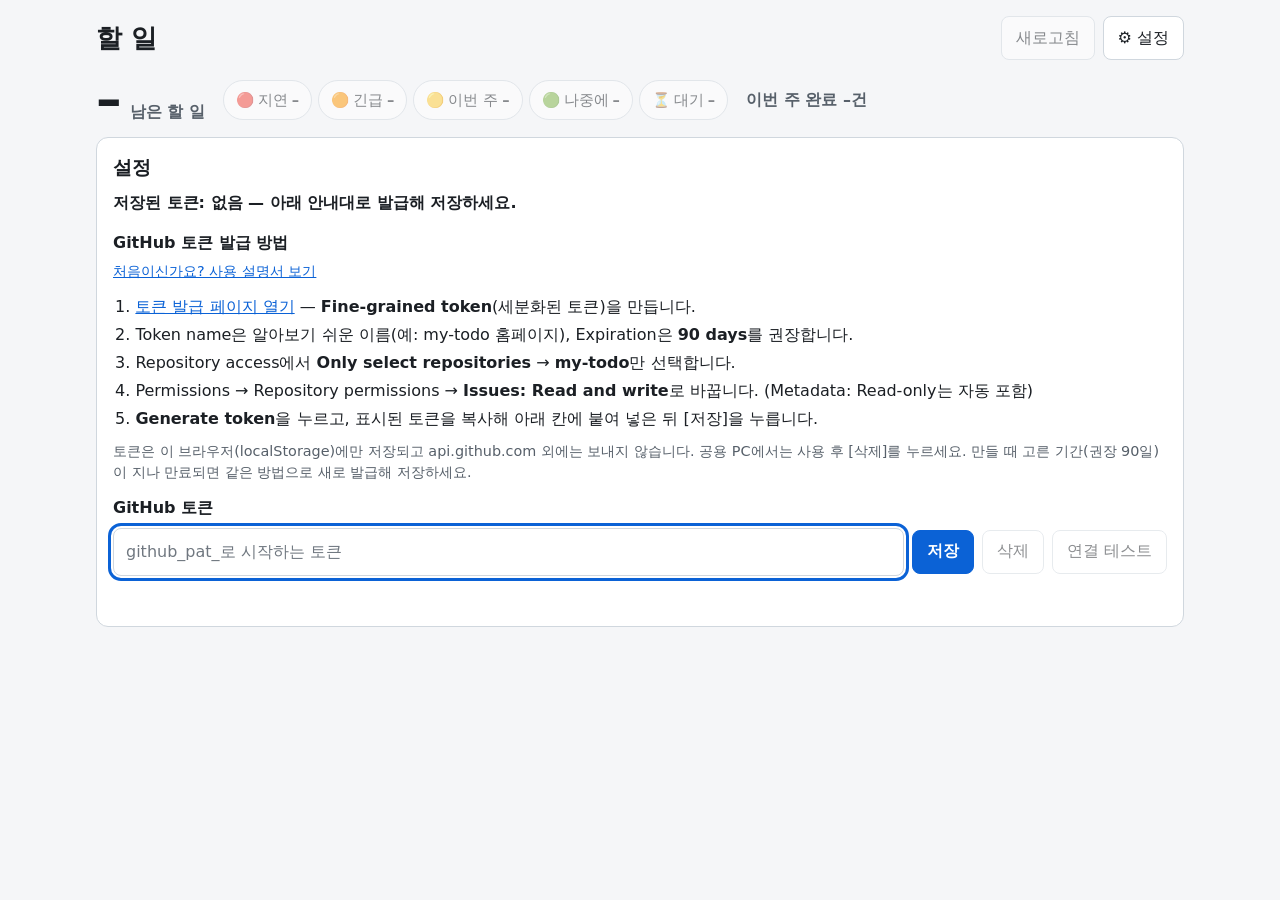
<file: index.html>
<!doctype html>
<html lang="ko">
<head>
<meta charset="utf-8">
<meta http-equiv="Content-Security-Policy" content="default-src 'none'; script-src 'self'; style-src 'self'; connect-src https://api.github.com; img-src 'self' data:; manifest-src 'self'; base-uri 'none'; form-action 'none'">
<meta name="referrer" content="no-referrer">
<meta name="viewport" content="width=device-width, initial-scale=1">
<meta name="color-scheme" content="light dark">
<meta name="robots" content="noindex, nofollow">
<title>What's Next</title>
<meta name="application-name" content="What's Next">
<meta name="apple-mobile-web-app-title" content="What's Next">
<meta name="mobile-web-app-capable" content="yes">
<meta name="apple-mobile-web-app-capable" content="yes">
<meta name="theme-color" content="#f5f6f8" media="(prefers-color-scheme: light)">
<meta name="theme-color" content="#0f1216" media="(prefers-color-scheme: dark)">
<link rel="manifest" href="manifest.webmanifest">
<link rel="icon" href="icons/icon.svg" type="image/svg+xml">
<link rel="icon" href="icons/favicon-32.png" sizes="32x32" type="image/png">
<link rel="apple-touch-icon" href="icons/apple-touch-icon.png">
<link rel="stylesheet" href="style.css">
<script type="module" src="app.js"></script>
</head>
<body>
<div id="app">
  <header class="top">
    <div class="top-row">
      <h1>할 일</h1>
      <div class="top-actions">
        <button type="button" id="refresh-btn" disabled>새로고침</button>
        <button type="button" id="settings-btn" aria-expanded="false" aria-controls="settings">⚙ 설정</button>
      </div>
    </div>
    <div class="summary">
      <p class="total">
        <span class="total-num" id="total-count">–</span>
        <span class="total-label">남은 할 일</span>
      </p>
      <ul class="group-badges" id="group-badges" aria-label="그룹별 개수"></ul>
      <p class="done-week" id="done-week">이번 주 완료 –건</p>
    </div>
    <div class="chips" id="project-chips" role="group" aria-label="프로젝트 필터" hidden></div>
  </header>

  <section id="settings" class="settings" aria-labelledby="settings-title" hidden>
    <h2 id="settings-title">설정</h2>
    <p class="token-state" id="token-state">저장된 토큰: 확인 중…</p>
    <h3>GitHub 토큰 발급 방법</h3>
    <p class="note"><a href="guide.html#quick">처음이신가요? 사용 설명서 보기</a></p>
    <ol class="guide">
      <li><a href="https://github.com/settings/personal-access-tokens/new" target="_blank" rel="noopener noreferrer">토큰 발급 페이지 열기</a> — <strong>Fine-grained token</strong>(세분화된 토큰)을 만듭니다.</li>
      <li>Token name은 알아보기 쉬운 이름(예: my-todo 홈페이지), Expiration은 <strong>90 days</strong>를 권장합니다.</li>
      <li>Repository access에서 <strong>Only select repositories</strong> → <strong>my-todo</strong>만 선택합니다.</li>
      <li>Permissions → Repository permissions → <strong>Issues: Read and write</strong>로 바꿉니다. (Metadata: Read-only는 자동 포함)</li>
      <li><strong>Generate token</strong>을 누르고, 표시된 토큰을 복사해 아래 칸에 붙여 넣은 뒤 [저장]을 누릅니다.</li>
    </ol>
    <p class="note">토큰은 이 브라우저(localStorage)에만 저장되고 api.github.com 외에는 보내지 않습니다. 공용 PC에서는 사용 후 [삭제]를 누르세요. 만들 때 고른 기간(권장 90일)이 지나 만료되면 같은 방법으로 새로 발급해 저장하세요.</p>
    <div class="token-row">
      <label for="token-input" class="token-label">GitHub 토큰</label>
      <input id="token-input" type="password" autocomplete="off" spellcheck="false" autocapitalize="off" placeholder="github_pat_로 시작하는 토큰">
      <div class="token-buttons">
        <button type="button" id="token-save" class="primary">저장</button>
        <button type="button" id="token-delete" disabled>삭제</button>
        <button type="button" id="token-test" disabled>연결 테스트</button>
      </div>
    </div>
    <p id="settings-status" class="settings-status" role="status" aria-live="polite"></p>
  </section>

  <main id="main-content" hidden>
    <form id="input-form" class="input-form" autocomplete="off">
      <label for="task-input" class="visually-hidden">할 일 입력</label>
      <input id="task-input" type="text" enterkeyhint="send" maxlength="500" placeholder="예: 금요일까지 견적서 송부해야 함">
      <button type="submit" id="input-btn" class="primary">입력</button>
    </form>
    <details class="hint">
      <summary>입력 방법</summary>
      <ul>
        <li>등록: 문장 끝을 <strong>해야 함 · 하기 · 할 것 · 필요 · 예정</strong>으로 — 예) 긴급 내일까지 김부장님께 보고서 제출하기</li>
        <li>완료: 끝을 <strong>완료 · 끝 · 다 했어 · done</strong>으로 — 예) 견적서 송부 완료, #3 끝</li>
        <li>대기: 끝을 <strong>대기 · 대기 중 · 기다리는 중</strong>으로 — 예) 고객 회신 대기</li>
        <li>반복: <strong>매일 · 평일마다 · 매주 월요일 · 매월 15일</strong> — 예) 매주 월요일 주간보고 작성하기 (회차는 해당일 아침 07:50 자동 작업이 할 일로 만듭니다)</li>
        <li>추가 정보: 마감(오늘·내일·금요일·10/20), 우선순위(긴급·급한·빨리·!! / 나중에·언젠가·천천히·다음 달), 제출 대상(○○에게·○○께), 프로젝트([코드]), 예상(2시간), 다음 단계(→ 회신 확인), AI 분해(쪼개서)</li>
        <li>🆘 막막해요: Claude가 1~3분 뒤 답글로 하위 작업을 제안합니다. 항목의 <strong>[💬 답변 보기]</strong>에서 읽고 <strong>[본문에 반영]</strong>을 누르면 하위 작업이 본문에 추가됩니다.</li>
        <li>등록 후 바꾸기: 항목의 <strong>[✏ 변경]</strong>에서 우선순위·마감·완료 기준·메모·하위 작업을 바꿉니다.</li>
        <li>금액·계약 조건·개인정보는 적지 말고 자료 위치만 적으세요.</li>
        <li><a href="guide.html">자세한 사용 설명서</a></li>
      </ul>
    </details>
    <div class="msg-stack">
      <div id="message" class="message" role="status" aria-live="polite"></div>
      <div id="notices" class="notices" role="status" aria-live="polite" aria-label="🆘 답변 알림"></div>
    </div>
    <div id="list-status" class="list-status"></div>
    <div id="groups" class="groups"></div>
    <details id="done-section" class="extra">
      <summary><span class="extra-title">이번 주 완료한 일</span> <span id="done-count" class="extra-count"></span></summary>
      <div id="done-list" class="extra-body"></div>
    </details>
    <details id="recurring-section" class="extra">
      <summary><span class="extra-title">반복 할 일 목록</span> <span id="recurring-count" class="extra-count"></span></summary>
      <div id="recurring-list" class="extra-body"></div>
    </details>
  </main>
  <noscript><p class="fatal">이 페이지는 JavaScript가 필요합니다.</p></noscript>
</div>
</body>
</html>
</file>
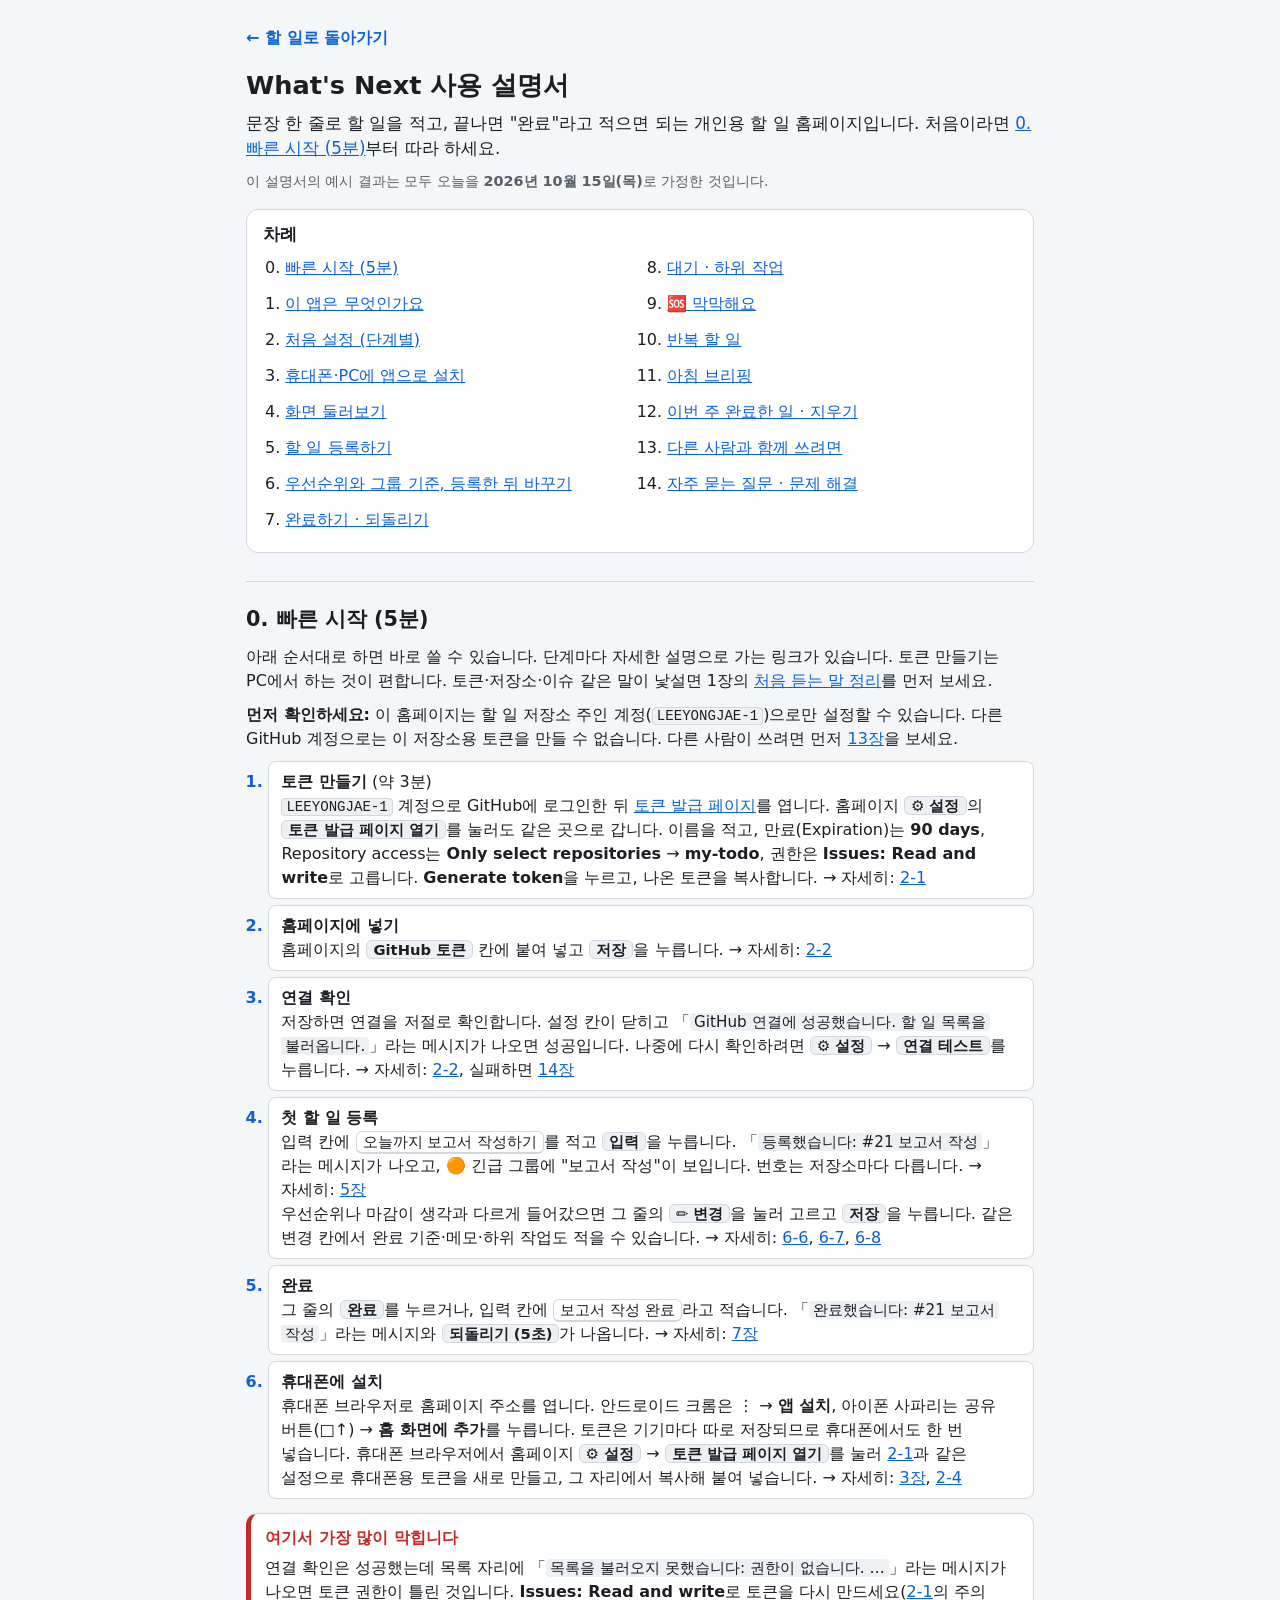
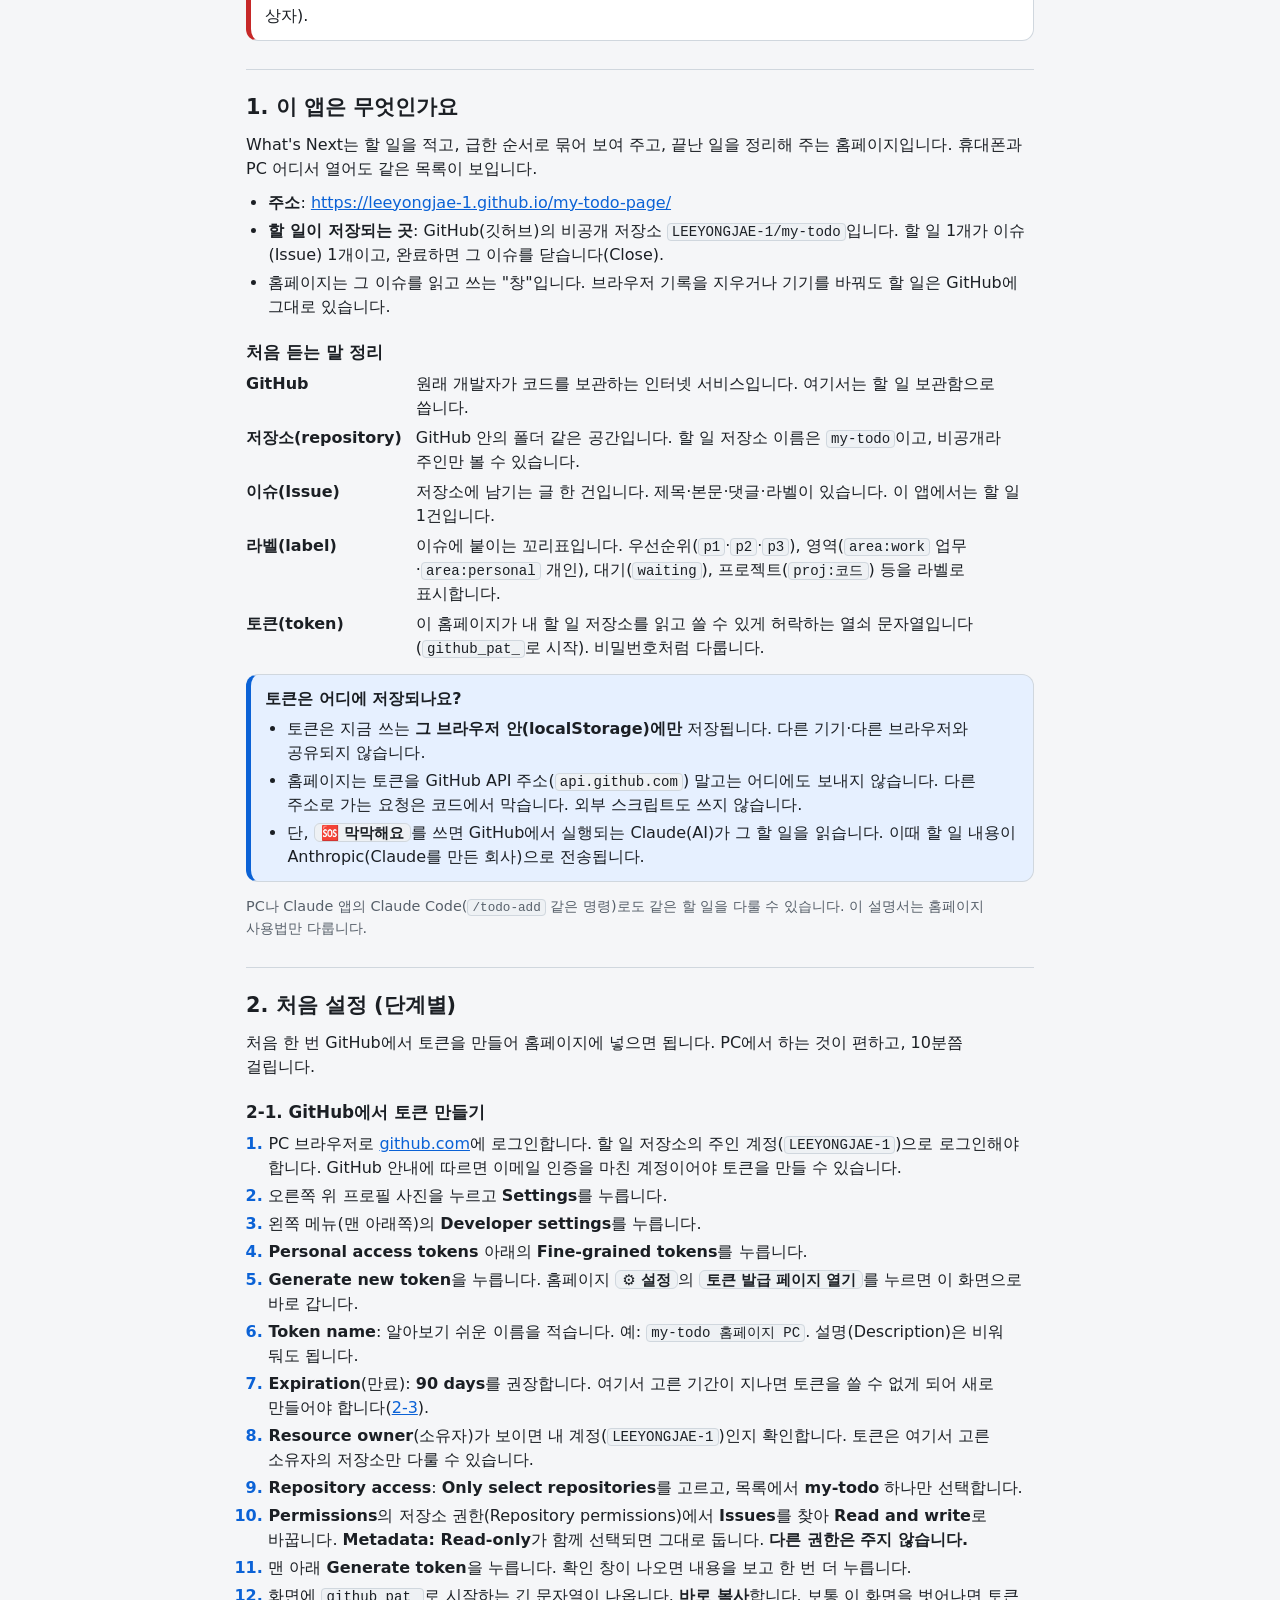
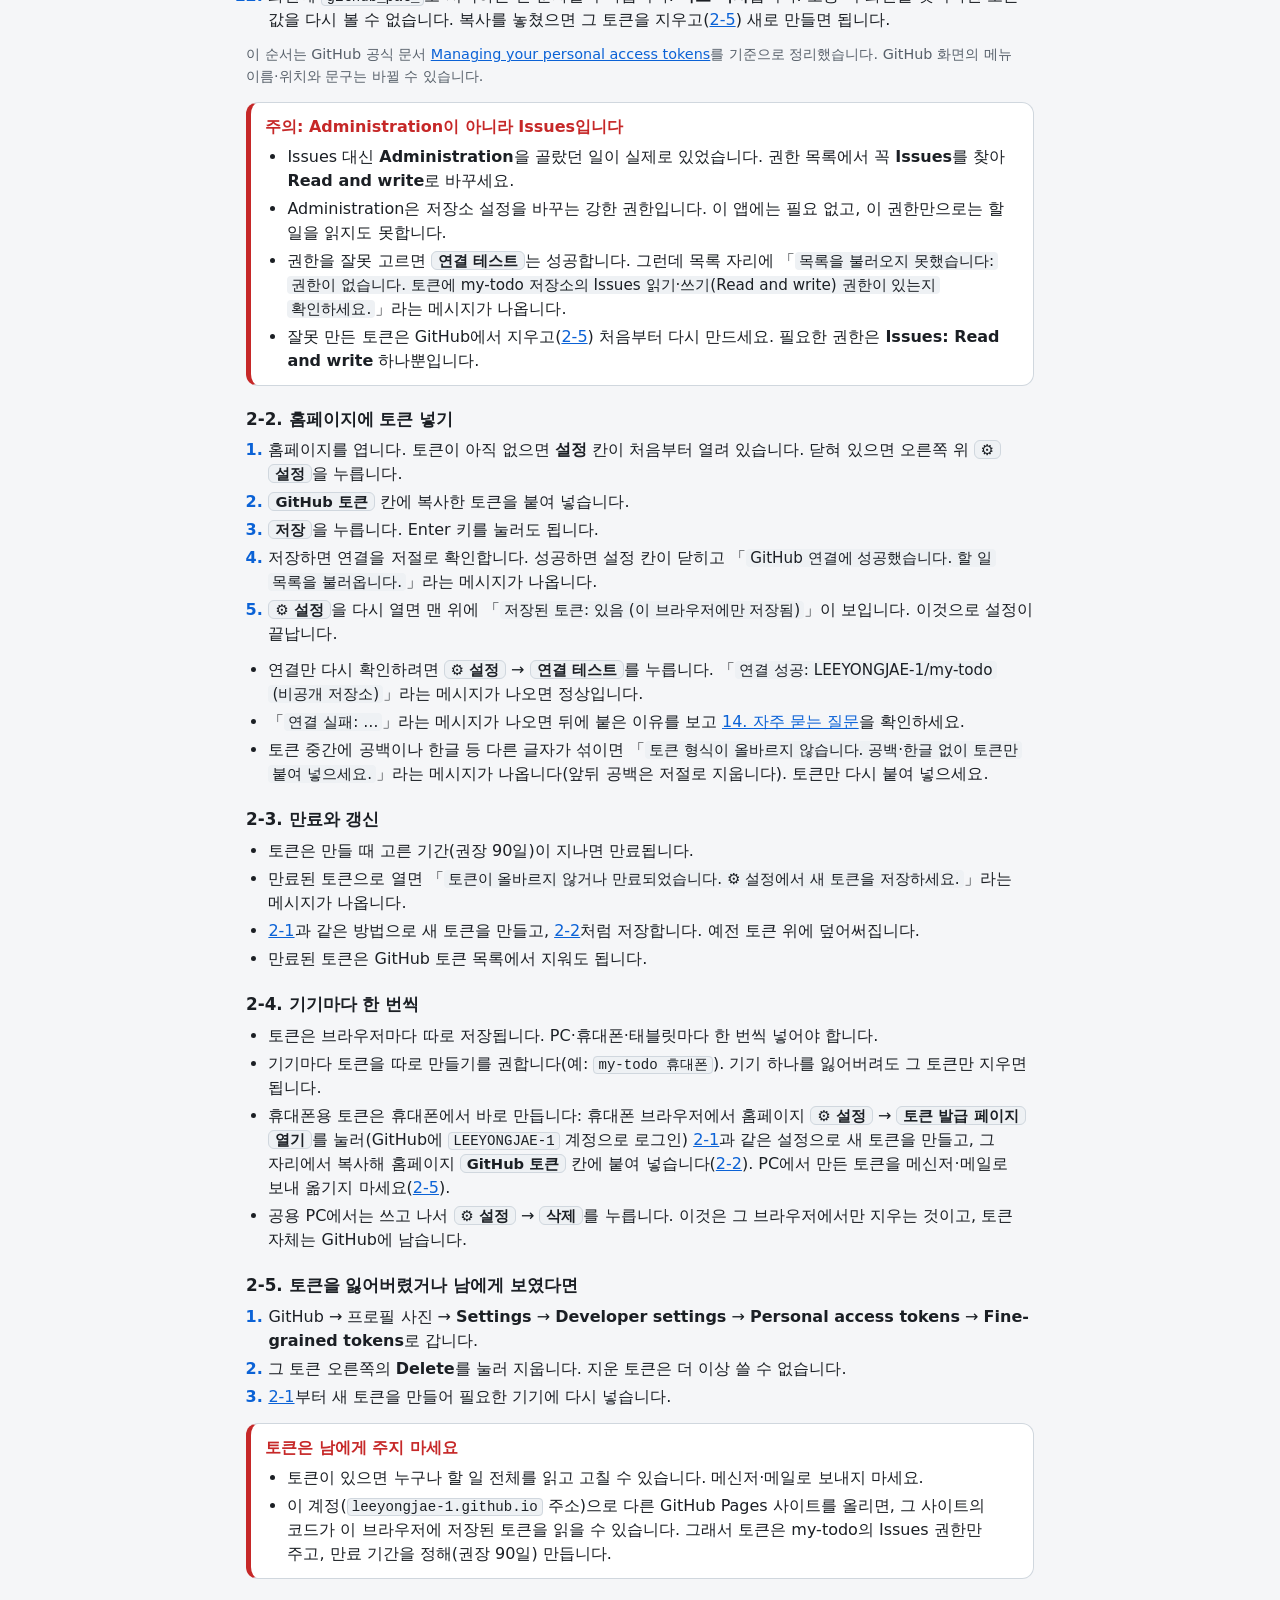
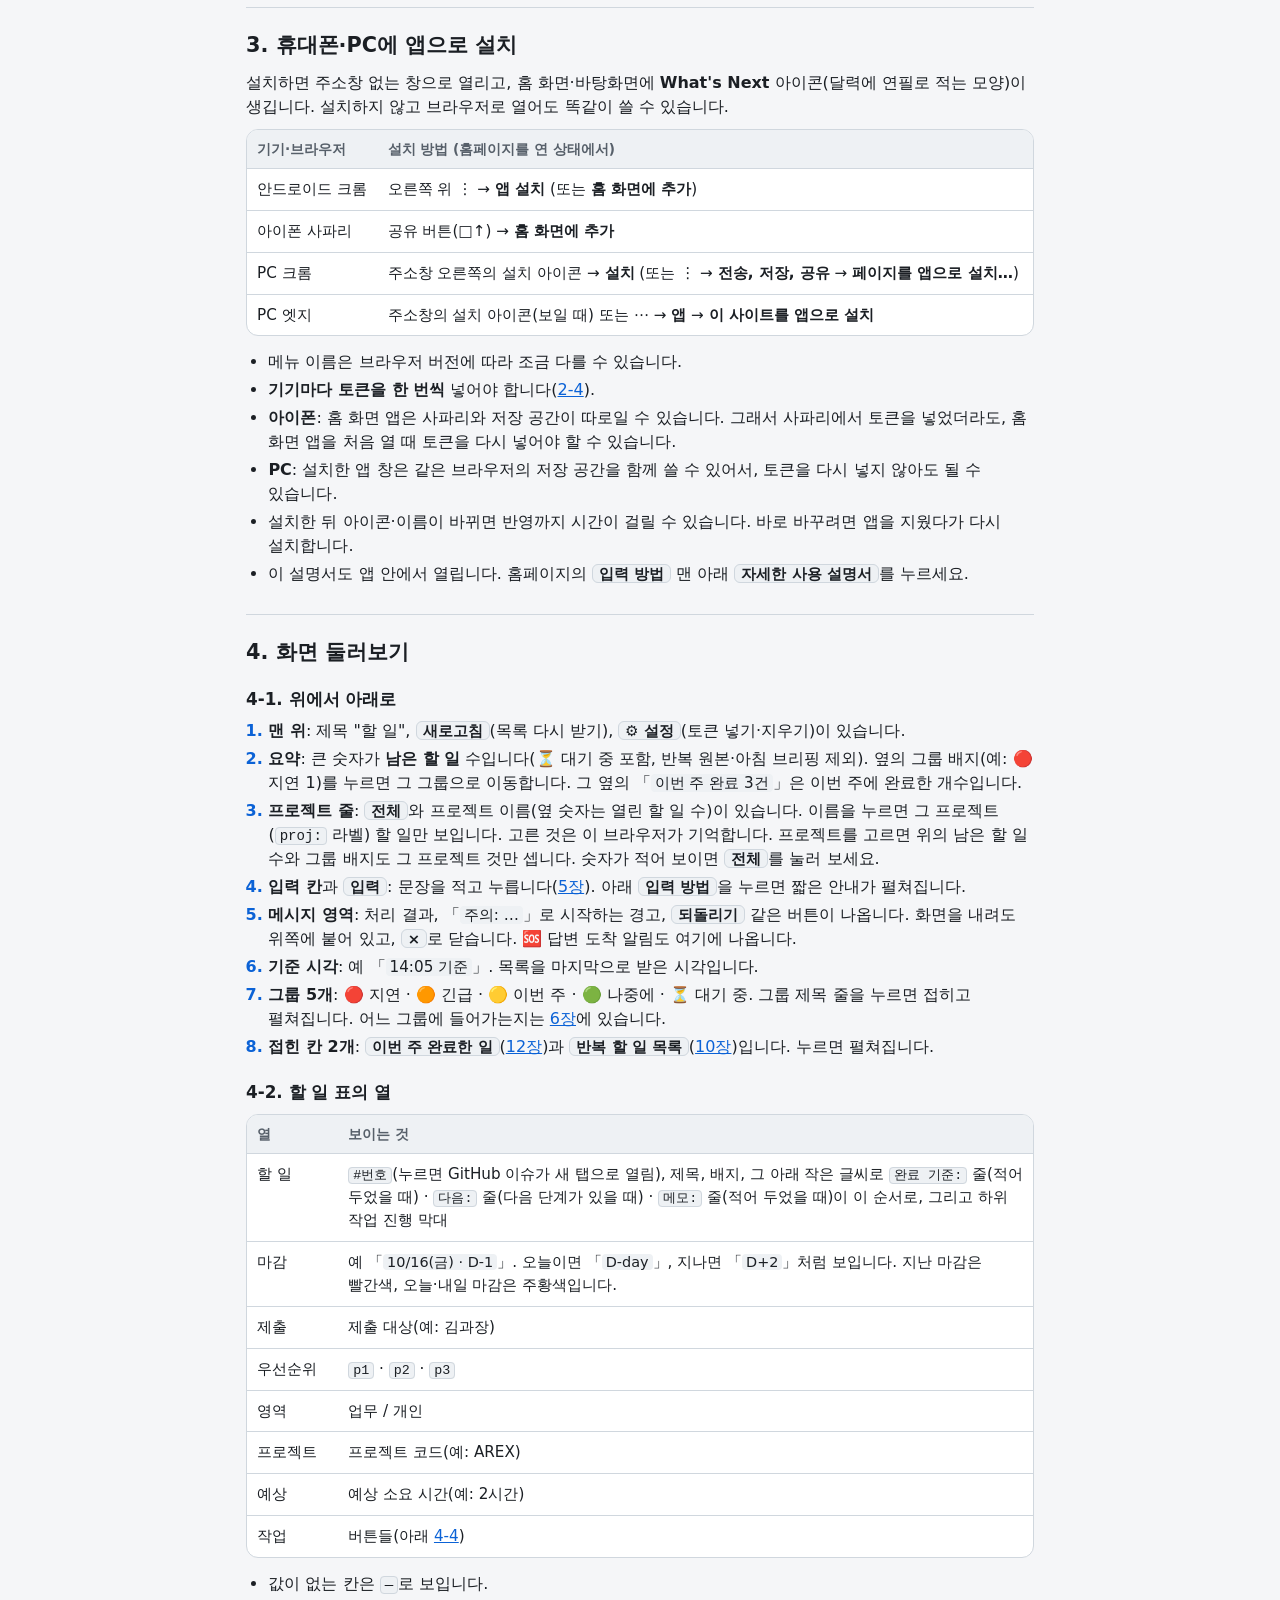
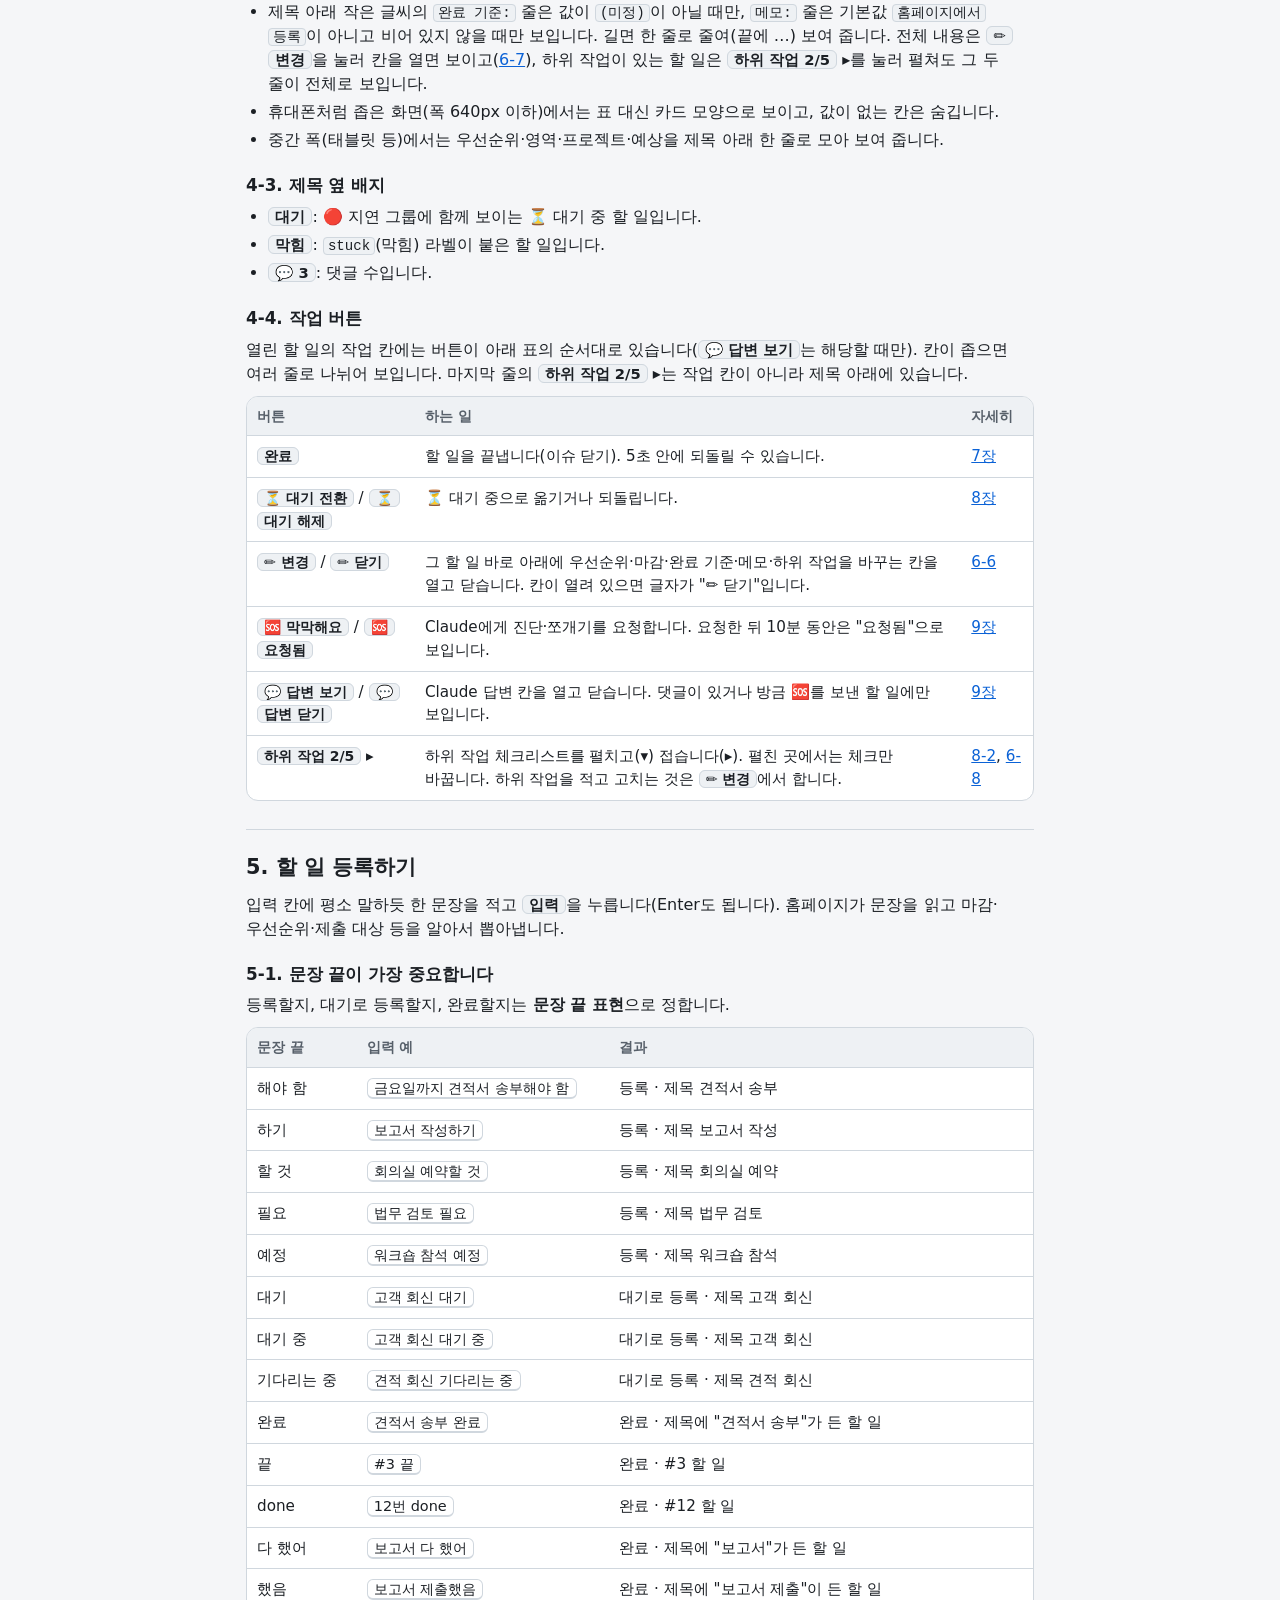
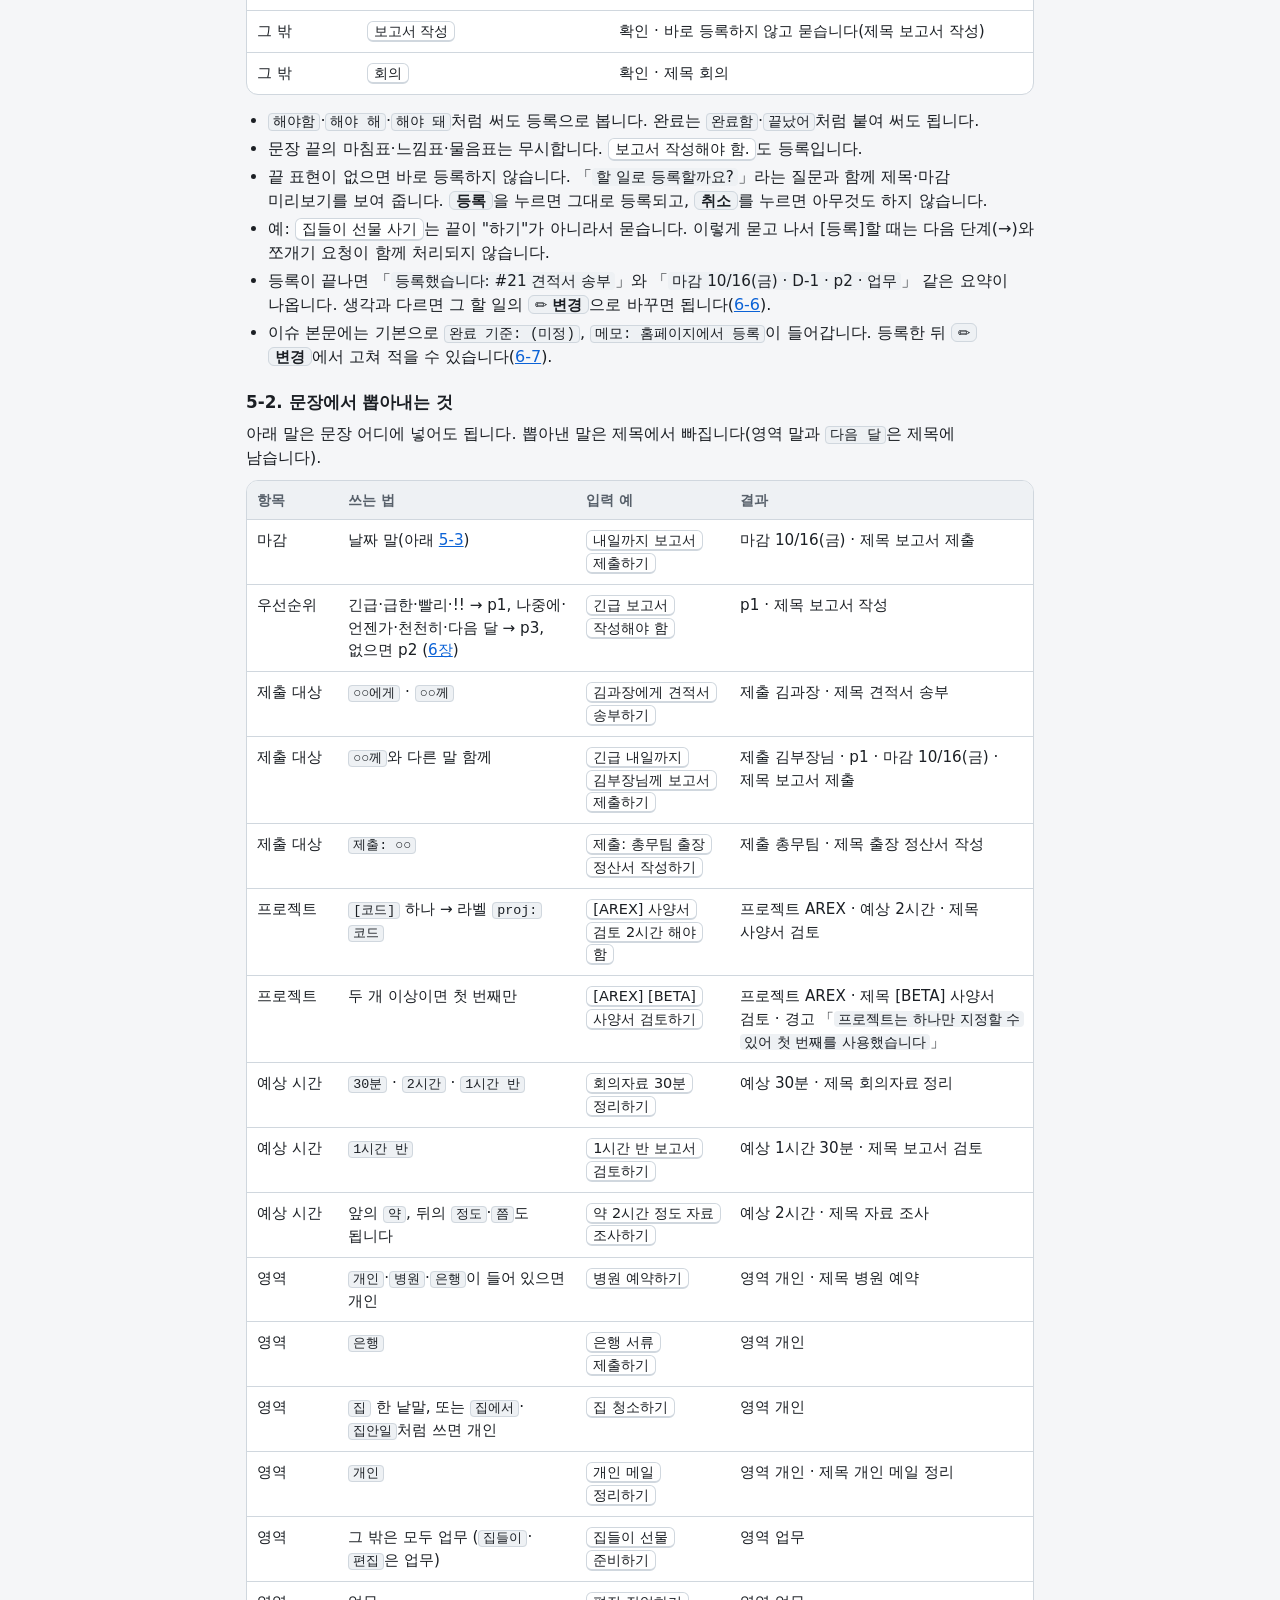
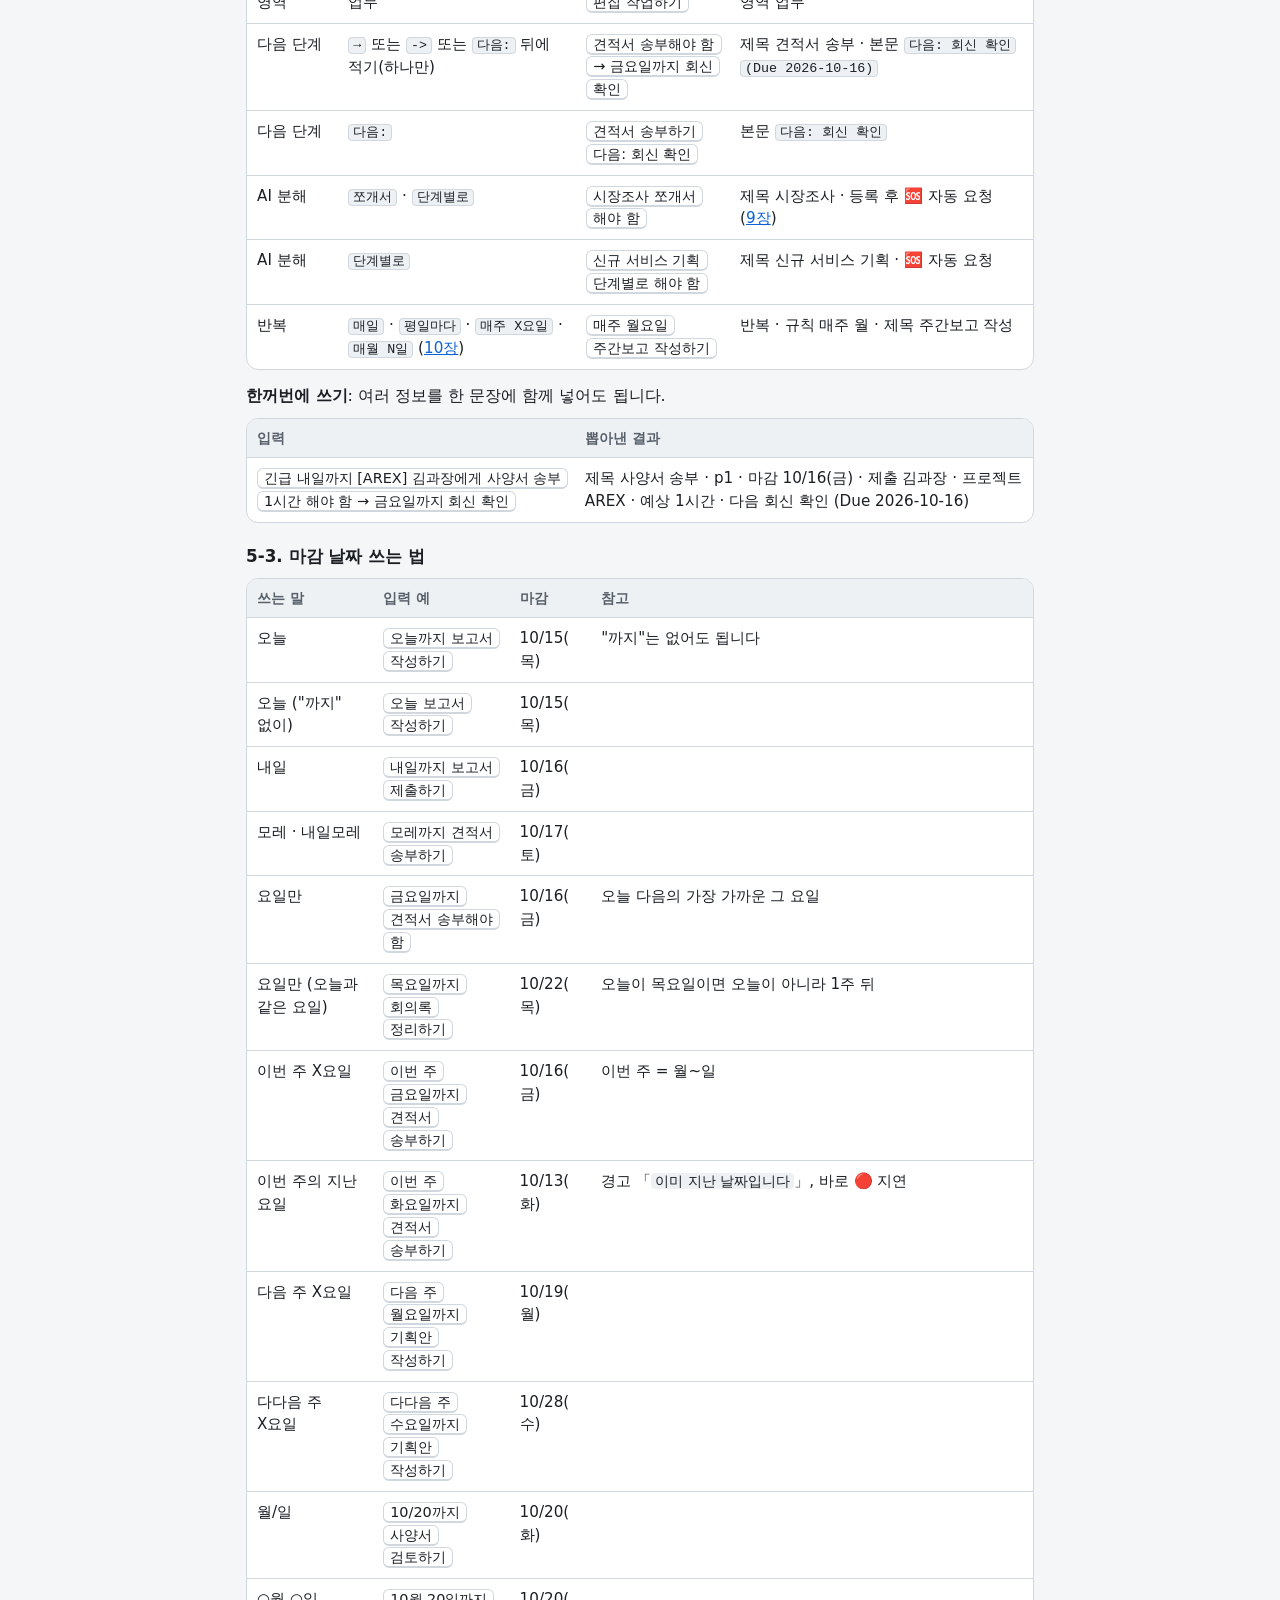
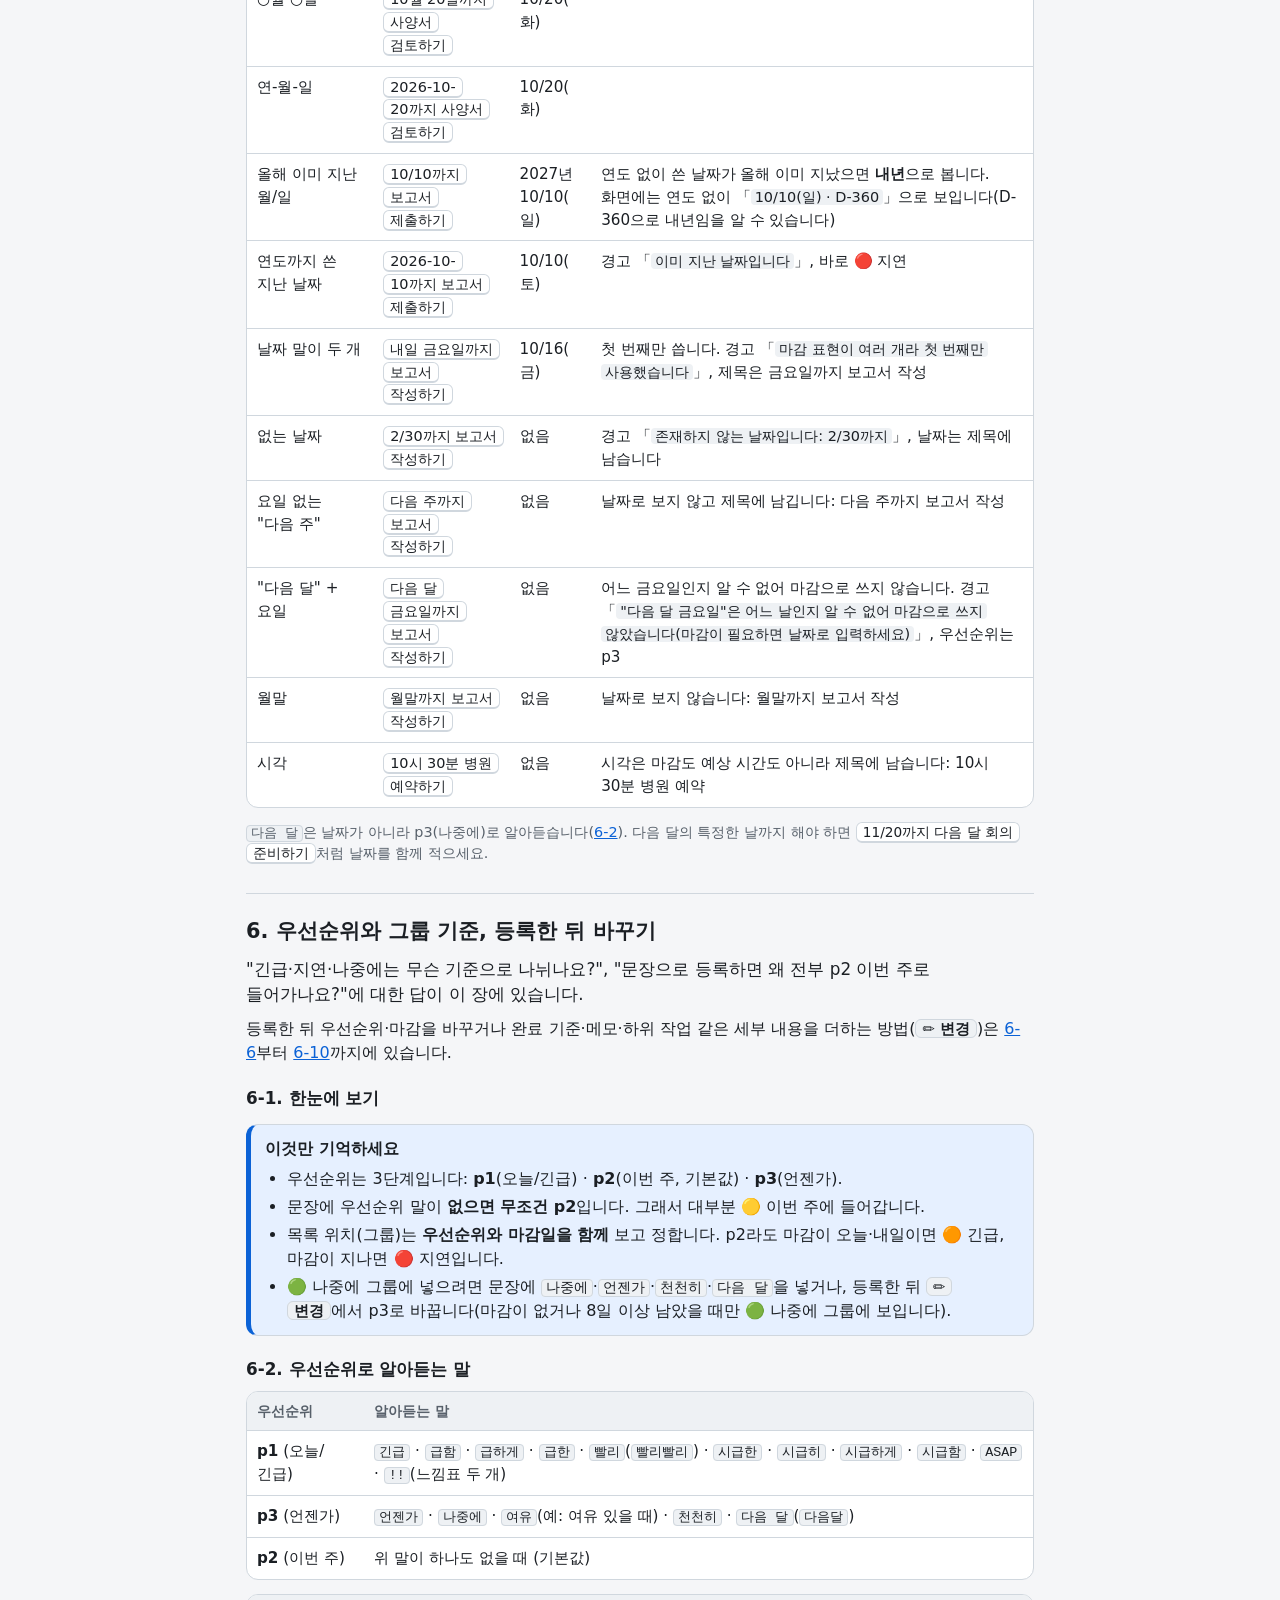
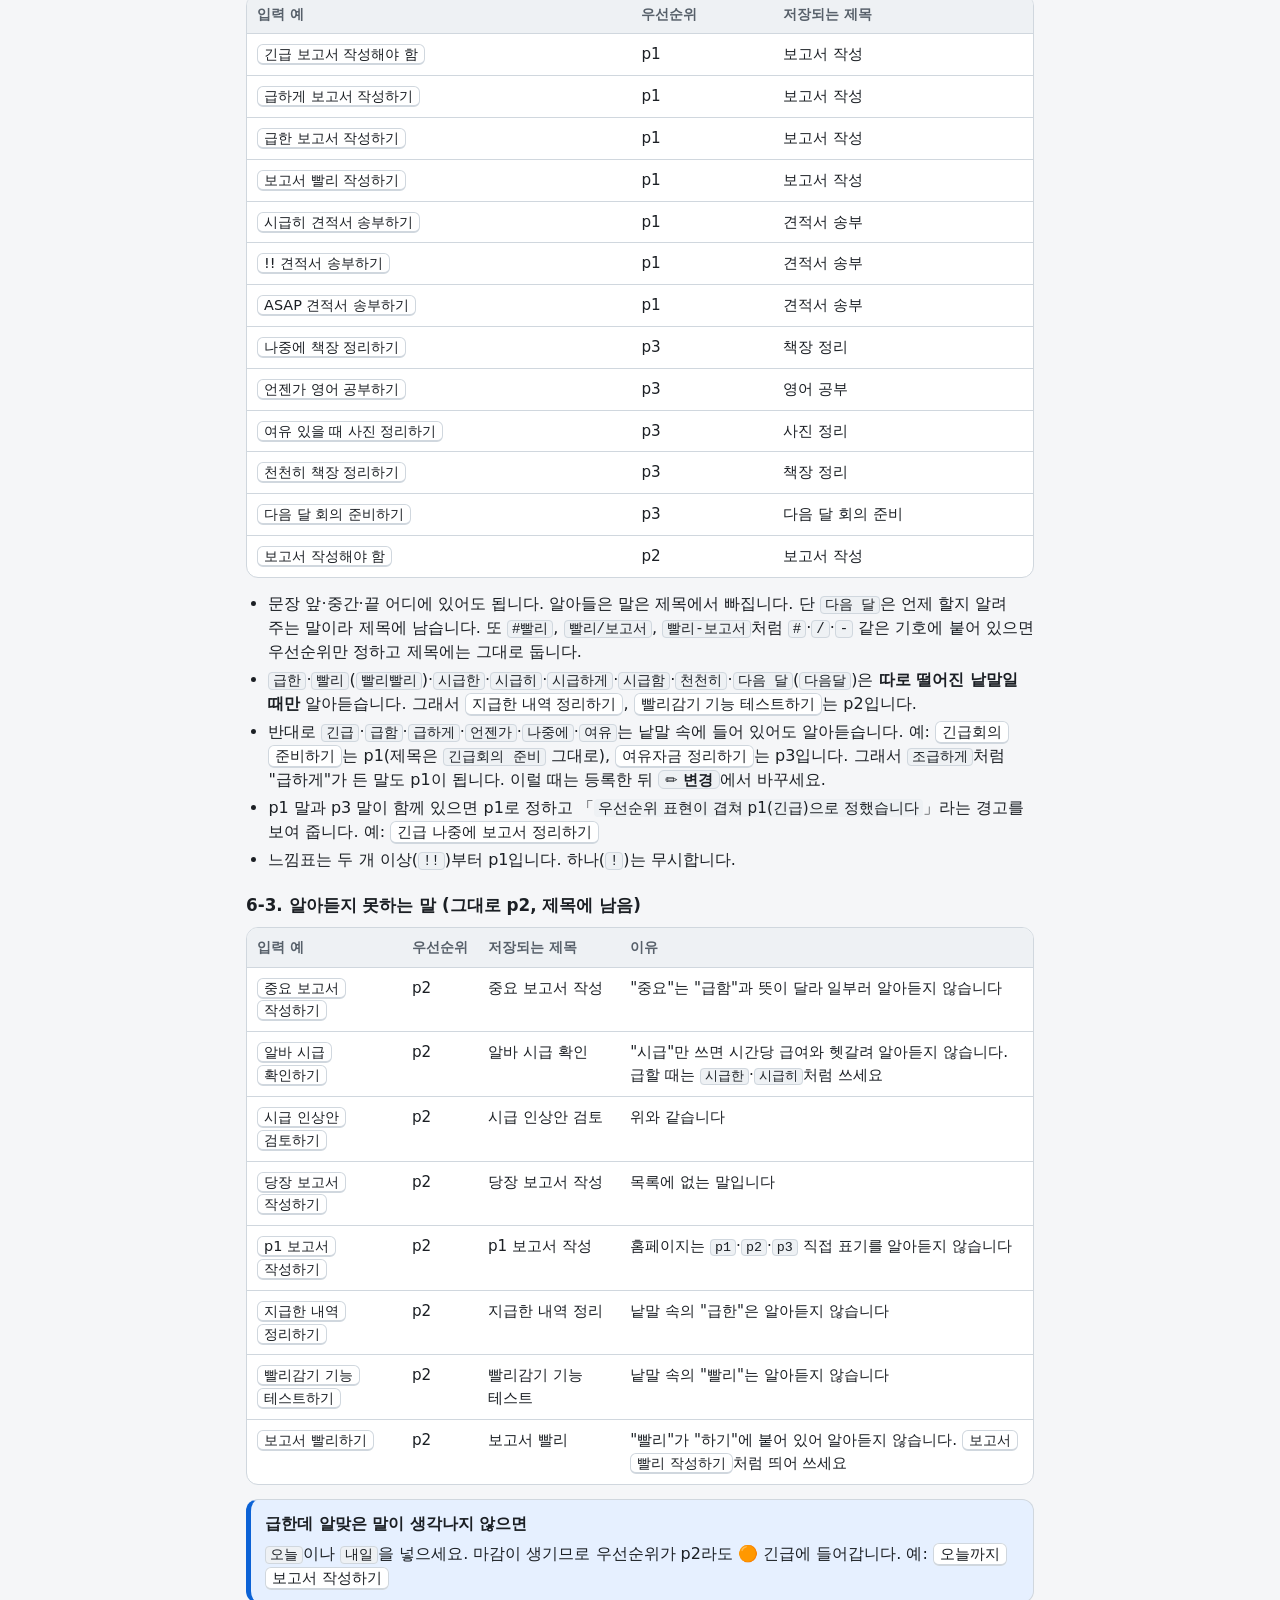
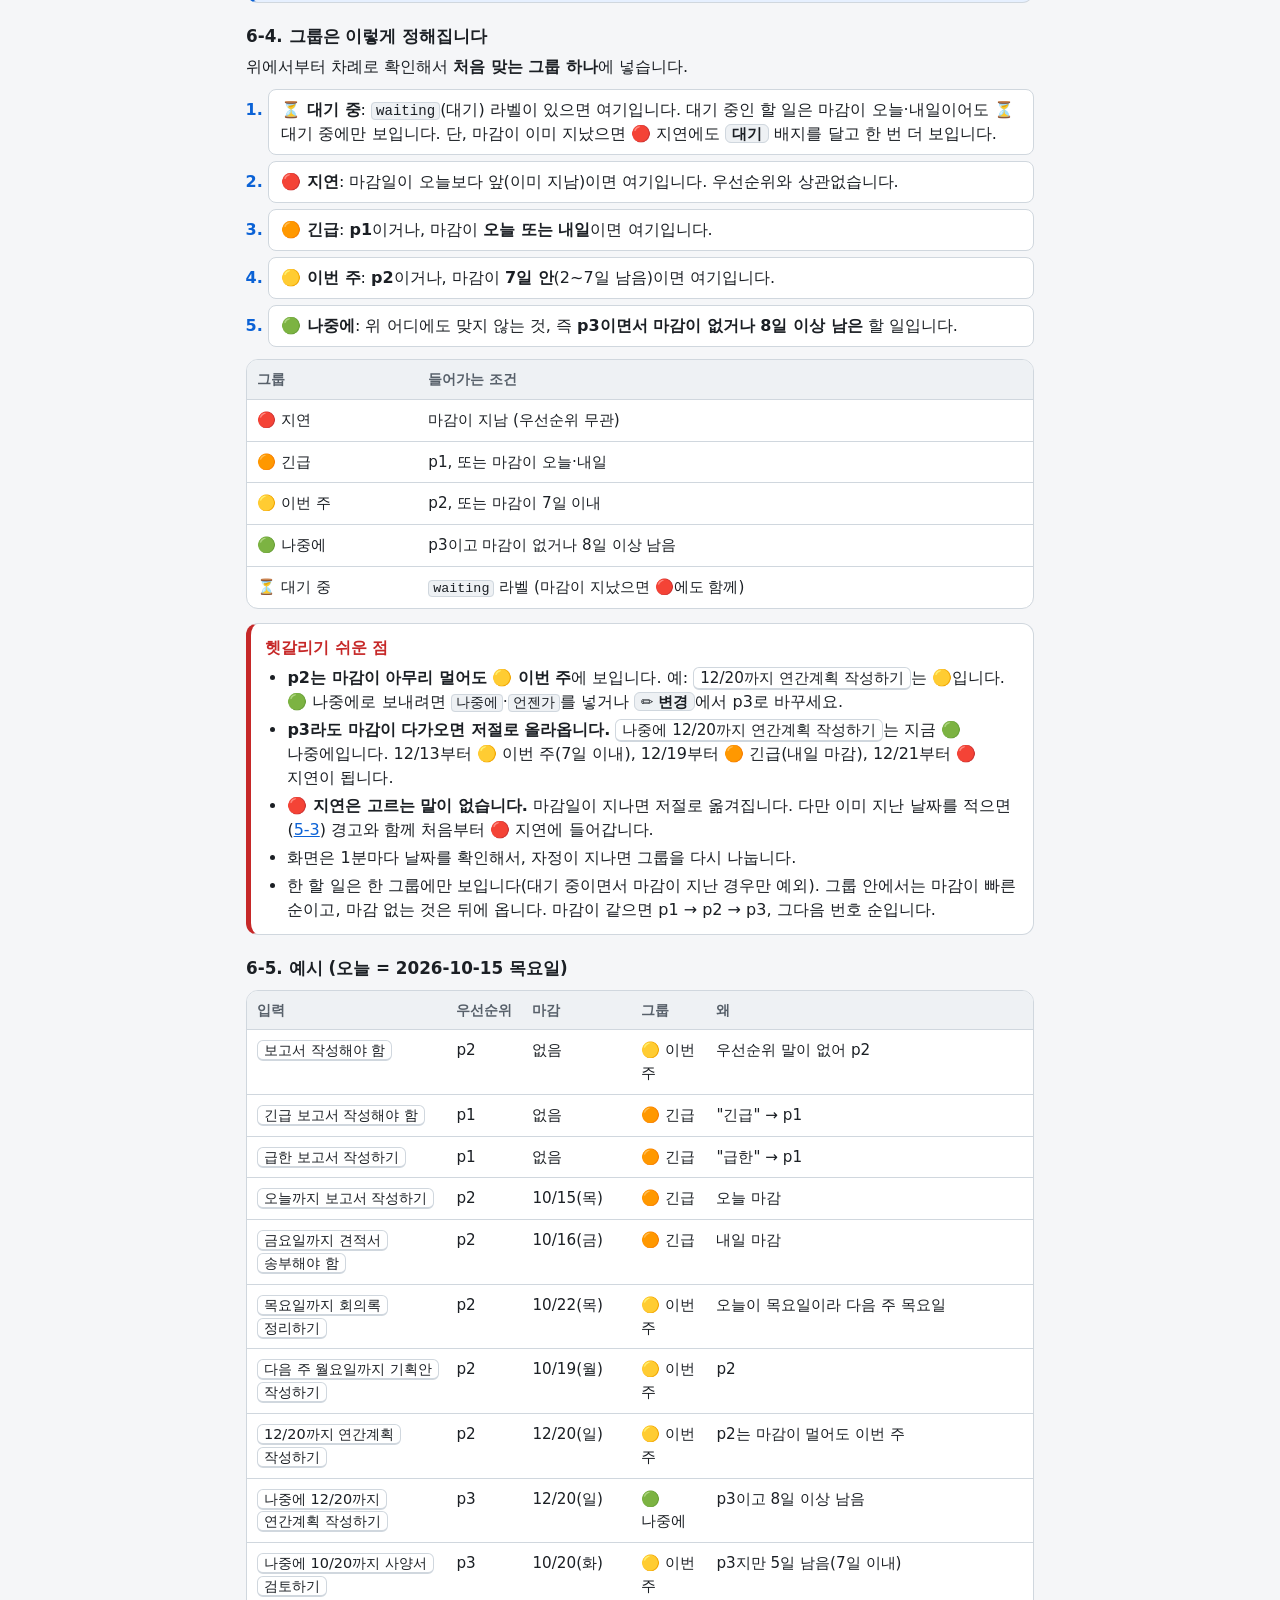
<file: guide.html>
<!doctype html>
<html lang="ko">
<head>
<meta charset="utf-8">
<meta http-equiv="Content-Security-Policy" content="default-src 'none'; script-src 'self'; style-src 'self'; connect-src https://api.github.com; img-src 'self' data:; manifest-src 'self'; base-uri 'none'; form-action 'none'">
<meta name="referrer" content="no-referrer">
<meta name="viewport" content="width=device-width, initial-scale=1">
<meta name="color-scheme" content="light dark">
<meta name="robots" content="noindex, nofollow">
<title>What's Next 사용 설명서</title>
<meta name="theme-color" content="#f5f6f8" media="(prefers-color-scheme: light)">
<meta name="theme-color" content="#0f1216" media="(prefers-color-scheme: dark)">
<link rel="icon" href="icons/icon.svg" type="image/svg+xml">
<link rel="icon" href="icons/favicon-32.png" sizes="32x32" type="image/png">
<link rel="apple-touch-icon" href="icons/apple-touch-icon.png">
<link rel="stylesheet" href="style.css">
<link rel="stylesheet" href="guide.css">
</head>
<body>
<div class="guide-page" id="top">

<header class="guide-header">
  <p class="guide-back-row"><a class="guide-back" href="./">← 할 일로 돌아가기</a></p>
  <h1>What's Next 사용 설명서</h1>
  <p class="guide-lead">문장 한 줄로 할 일을 적고, 끝나면 "완료"라고 적으면 되는 개인용 할 일 홈페이지입니다. 처음이라면 <a href="#quick">0. 빠른 시작 (5분)</a>부터 따라 하세요.</p>
  <p class="guide-meta">이 설명서의 예시 결과는 모두 오늘을 <strong>2026년 10월 15일(목)</strong>로 가정한 것입니다.</p>
</header>

<nav class="guide-toc" aria-labelledby="guide-toc-title">
  <h2 id="guide-toc-title">차례</h2>
  <ol start="0">
    <li><a href="#quick">빠른 시작 (5분)</a></li>
    <li><a href="#about">이 앱은 무엇인가요</a></li>
    <li><a href="#setup">처음 설정 (단계별)</a></li>
    <li><a href="#install">휴대폰·PC에 앱으로 설치</a></li>
    <li><a href="#screen">화면 둘러보기</a></li>
    <li><a href="#add">할 일 등록하기</a></li>
    <li><a href="#priority">우선순위와 그룹 기준, 등록한 뒤 바꾸기</a></li>
    <li><a href="#complete">완료하기 · 되돌리기</a></li>
    <li><a href="#waiting">대기 · 하위 작업</a></li>
    <li><a href="#sos">🆘 막막해요</a></li>
    <li><a href="#recurring">반복 할 일</a></li>
    <li><a href="#briefing">아침 브리핑</a></li>
    <li><a href="#done-week">이번 주 완료한 일 · 지우기</a></li>
    <li><a href="#sharing">다른 사람과 함께 쓰려면</a></li>
    <li><a href="#faq">자주 묻는 질문 · 문제 해결</a></li>
  </ol>
</nav>

<!-- 0 ─────────────────────────────────────────── -->
<section class="guide-section" id="quick" aria-labelledby="quick-title">
  <h2 id="quick-title">0. 빠른 시작 (5분)</h2>
  <p>아래 순서대로 하면 바로 쓸 수 있습니다. 단계마다 자세한 설명으로 가는 링크가 있습니다. 토큰 만들기는 PC에서 하는 것이 편합니다. 토큰·저장소·이슈 같은 말이 낯설면 1장의 <a href="#terms">처음 듣는 말 정리</a>를 먼저 보세요.</p>
  <p><strong>먼저 확인하세요:</strong> 이 홈페이지는 할 일 저장소 주인 계정(<code>LEEYONGJAE-1</code>)으로만 설정할 수 있습니다. 다른 GitHub 계정으로는 이 저장소용 토큰을 만들 수 없습니다. 다른 사람이 쓰려면 먼저 <a href="#sharing">13장</a>을 보세요.</p>
  <ol class="guide-steps guide-flow">
    <li><strong>토큰 만들기</strong> (약 3분)<br>
      <code>LEEYONGJAE-1</code> 계정으로 GitHub에 로그인한 뒤 <a href="https://github.com/settings/personal-access-tokens/new" target="_blank" rel="noopener noreferrer">토큰 발급 페이지</a>를 엽니다. 홈페이지 <span class="guide-ui">⚙ 설정</span>의 <span class="guide-ui">토큰 발급 페이지 열기</span>를 눌러도 같은 곳으로 갑니다.
      이름을 적고, 만료(Expiration)는 <strong>90 days</strong>, Repository access는 <strong>Only select repositories</strong> → <strong>my-todo</strong>, 권한은 <strong>Issues: Read and write</strong>로 고릅니다.
      <strong>Generate token</strong>을 누르고, 나온 토큰을 복사합니다. → 자세히: <a href="#setup-token">2-1</a></li>
    <li><strong>홈페이지에 넣기</strong><br>
      홈페이지의 <span class="guide-ui">GitHub 토큰</span> 칸에 붙여 넣고 <span class="guide-ui">저장</span>을 누릅니다. → 자세히: <a href="#setup-paste">2-2</a></li>
    <li><strong>연결 확인</strong><br>
      저장하면 연결을 저절로 확인합니다. 설정 칸이 닫히고 「<samp>GitHub 연결에 성공했습니다. 할 일 목록을 불러옵니다.</samp>」라는 메시지가 나오면 성공입니다.
      나중에 다시 확인하려면 <span class="guide-ui">⚙ 설정</span> → <span class="guide-ui">연결 테스트</span>를 누릅니다. → 자세히: <a href="#setup-paste">2-2</a>, 실패하면 <a href="#faq">14장</a></li>
    <li><strong>첫 할 일 등록</strong><br>
      입력 칸에 <kbd>오늘까지 보고서 작성하기</kbd>를 적고 <span class="guide-ui">입력</span>을 누릅니다.
      「<samp>등록했습니다: #21 보고서 작성</samp>」라는 메시지가 나오고, 🟠 긴급 그룹에 "보고서 작성"이 보입니다. 번호는 저장소마다 다릅니다. → 자세히: <a href="#add">5장</a><br>
      우선순위나 마감이 생각과 다르게 들어갔으면 그 줄의 <span class="guide-ui">✏ 변경</span>을 눌러 고르고 <span class="guide-ui">저장</span>을 누릅니다. 같은 변경 칸에서 완료 기준·메모·하위 작업도 적을 수 있습니다. → 자세히: <a href="#priority-edit">6-6</a>, <a href="#edit-details">6-7</a>, <a href="#edit-subtasks">6-8</a></li>
    <li><strong>완료</strong><br>
      그 줄의 <span class="guide-ui">완료</span>를 누르거나, 입력 칸에 <kbd>보고서 작성 완료</kbd>라고 적습니다.
      「<samp>완료했습니다: #21 보고서 작성</samp>」라는 메시지와 <span class="guide-ui">되돌리기 (5초)</span>가 나옵니다. → 자세히: <a href="#complete">7장</a></li>
    <li><strong>휴대폰에 설치</strong><br>
      휴대폰 브라우저로 홈페이지 주소를 엽니다. 안드로이드 크롬은 ⋮ → <strong>앱 설치</strong>, 아이폰 사파리는 공유 버튼(□↑) → <strong>홈 화면에 추가</strong>를 누릅니다.
      토큰은 기기마다 따로 저장되므로 휴대폰에서도 한 번 넣습니다. 휴대폰 브라우저에서 홈페이지 <span class="guide-ui">⚙ 설정</span> → <span class="guide-ui">토큰 발급 페이지 열기</span>를 눌러 <a href="#setup-token">2-1</a>과 같은 설정으로 휴대폰용 토큰을 새로 만들고, 그 자리에서 복사해 붙여 넣습니다. → 자세히: <a href="#install">3장</a>, <a href="#setup-devices">2-4</a></li>
  </ol>
  <aside class="guide-warn">
    <p class="guide-box-title">여기서 가장 많이 막힙니다</p>
    <p>연결 확인은 성공했는데 목록 자리에 「<samp>목록을 불러오지 못했습니다: 권한이 없습니다. …</samp>」라는 메시지가 나오면 토큰 권한이 틀린 것입니다. <strong>Issues: Read and write</strong>로 토큰을 다시 만드세요(<a href="#setup-token">2-1</a>의 주의 상자).</p>
  </aside>
</section>

<!-- 1 ─────────────────────────────────────────── -->
<section class="guide-section" id="about" aria-labelledby="about-title">
  <h2 id="about-title">1. 이 앱은 무엇인가요</h2>
  <p>What's Next는 할 일을 적고, 급한 순서로 묶어 보여 주고, 끝난 일을 정리해 주는 홈페이지입니다. 휴대폰과 PC 어디서 열어도 같은 목록이 보입니다.</p>
  <ul>
    <li><strong>주소</strong>: <a href="https://leeyongjae-1.github.io/my-todo-page/">https://leeyongjae-1.github.io/my-todo-page/</a></li>
    <li><strong>할 일이 저장되는 곳</strong>: GitHub(깃허브)의 비공개 저장소 <code>LEEYONGJAE-1/my-todo</code>입니다. 할 일 1개가 이슈(Issue) 1개이고, 완료하면 그 이슈를 닫습니다(Close).</li>
    <li>홈페이지는 그 이슈를 읽고 쓰는 "창"입니다. 브라우저 기록을 지우거나 기기를 바꿔도 할 일은 GitHub에 그대로 있습니다.</li>
  </ul>

  <h3 id="terms">처음 듣는 말 정리</h3>
  <dl class="guide-terms">
    <dt>GitHub</dt>
    <dd>원래 개발자가 코드를 보관하는 인터넷 서비스입니다. 여기서는 할 일 보관함으로 씁니다.</dd>
    <dt>저장소(repository)</dt>
    <dd>GitHub 안의 폴더 같은 공간입니다. 할 일 저장소 이름은 <code>my-todo</code>이고, 비공개라 주인만 볼 수 있습니다.</dd>
    <dt>이슈(Issue)</dt>
    <dd>저장소에 남기는 글 한 건입니다. 제목·본문·댓글·라벨이 있습니다. 이 앱에서는 할 일 1건입니다.</dd>
    <dt>라벨(label)</dt>
    <dd>이슈에 붙이는 꼬리표입니다. 우선순위(<code>p1</code>·<code>p2</code>·<code>p3</code>), 영역(<code>area:work</code> 업무·<code>area:personal</code> 개인), 대기(<code>waiting</code>), 프로젝트(<code>proj:코드</code>) 등을 라벨로 표시합니다.</dd>
    <dt>토큰(token)</dt>
    <dd>이 홈페이지가 내 할 일 저장소를 읽고 쓸 수 있게 허락하는 열쇠 문자열입니다(<code>github_pat_</code>로 시작). 비밀번호처럼 다룹니다.</dd>
  </dl>

  <aside class="guide-note">
    <p class="guide-box-title">토큰은 어디에 저장되나요?</p>
    <ul>
      <li>토큰은 지금 쓰는 <strong>그 브라우저 안(localStorage)에만</strong> 저장됩니다. 다른 기기·다른 브라우저와 공유되지 않습니다.</li>
      <li>홈페이지는 토큰을 GitHub API 주소(<code>api.github.com</code>) 말고는 어디에도 보내지 않습니다. 다른 주소로 가는 요청은 코드에서 막습니다. 외부 스크립트도 쓰지 않습니다.</li>
      <li>단, <span class="guide-ui">🆘 막막해요</span>를 쓰면 GitHub에서 실행되는 Claude(AI)가 그 할 일을 읽습니다. 이때 할 일 내용이 Anthropic(Claude를 만든 회사)으로 전송됩니다.</li>
    </ul>
  </aside>
  <p class="guide-small">PC나 Claude 앱의 Claude Code(<code>/todo-add</code> 같은 명령)로도 같은 할 일을 다룰 수 있습니다. 이 설명서는 홈페이지 사용법만 다룹니다.</p>
</section>

<!-- 2 ─────────────────────────────────────────── -->
<section class="guide-section" id="setup" aria-labelledby="setup-title">
  <h2 id="setup-title">2. 처음 설정 (단계별)</h2>
  <p>처음 한 번 GitHub에서 토큰을 만들어 홈페이지에 넣으면 됩니다. PC에서 하는 것이 편하고, 10분쯤 걸립니다.</p>

  <h3 id="setup-token">2-1. GitHub에서 토큰 만들기</h3>
  <ol class="guide-steps">
    <li>PC 브라우저로 <a href="https://github.com/" target="_blank" rel="noopener noreferrer">github.com</a>에 로그인합니다. 할 일 저장소의 주인 계정(<code>LEEYONGJAE-1</code>)으로 로그인해야 합니다. GitHub 안내에 따르면 이메일 인증을 마친 계정이어야 토큰을 만들 수 있습니다.</li>
    <li>오른쪽 위 프로필 사진을 누르고 <strong>Settings</strong>를 누릅니다.</li>
    <li>왼쪽 메뉴(맨 아래쪽)의 <strong>Developer settings</strong>를 누릅니다.</li>
    <li><strong>Personal access tokens</strong> 아래의 <strong>Fine-grained tokens</strong>를 누릅니다.</li>
    <li><strong>Generate new token</strong>을 누릅니다. 홈페이지 <span class="guide-ui">⚙ 설정</span>의 <span class="guide-ui">토큰 발급 페이지 열기</span>를 누르면 이 화면으로 바로 갑니다.</li>
    <li><strong>Token name</strong>: 알아보기 쉬운 이름을 적습니다. 예: <code>my-todo 홈페이지 PC</code>. 설명(Description)은 비워 둬도 됩니다.</li>
    <li><strong>Expiration</strong>(만료): <strong>90 days</strong>를 권장합니다. 여기서 고른 기간이 지나면 토큰을 쓸 수 없게 되어 새로 만들어야 합니다(<a href="#setup-renew">2-3</a>).</li>
    <li><strong>Resource owner</strong>(소유자)가 보이면 내 계정(<code>LEEYONGJAE-1</code>)인지 확인합니다. 토큰은 여기서 고른 소유자의 저장소만 다룰 수 있습니다.</li>
    <li><strong>Repository access</strong>: <strong>Only select repositories</strong>를 고르고, 목록에서 <strong>my-todo</strong> 하나만 선택합니다.</li>
    <li><strong>Permissions</strong>의 저장소 권한(Repository permissions)에서 <strong>Issues</strong>를 찾아 <strong>Read and write</strong>로 바꿉니다. <strong>Metadata: Read-only</strong>가 함께 선택되면 그대로 둡니다. <strong>다른 권한은 주지 않습니다.</strong></li>
    <li>맨 아래 <strong>Generate token</strong>을 누릅니다. 확인 창이 나오면 내용을 보고 한 번 더 누릅니다.</li>
    <li>화면에 <code>github_pat_</code>로 시작하는 긴 문자열이 나옵니다. <strong>바로 복사</strong>합니다. 보통 이 화면을 벗어나면 토큰 값을 다시 볼 수 없습니다. 복사를 놓쳤으면 그 토큰을 지우고(<a href="#setup-lost">2-5</a>) 새로 만들면 됩니다.</li>
  </ol>
  <p class="guide-small">이 순서는 GitHub 공식 문서 <a href="https://docs.github.com/en/authentication/keeping-your-account-and-data-secure/managing-your-personal-access-tokens" target="_blank" rel="noopener noreferrer">Managing your personal access tokens</a>를 기준으로 정리했습니다. GitHub 화면의 메뉴 이름·위치와 문구는 바뀔 수 있습니다.</p>

  <aside class="guide-warn">
    <p class="guide-box-title">주의: Administration이 아니라 Issues입니다</p>
    <ul>
      <li>Issues 대신 <strong>Administration</strong>을 골랐던 일이 실제로 있었습니다. 권한 목록에서 꼭 <strong>Issues</strong>를 찾아 <strong>Read and write</strong>로 바꾸세요.</li>
      <li>Administration은 저장소 설정을 바꾸는 강한 권한입니다. 이 앱에는 필요 없고, 이 권한만으로는 할 일을 읽지도 못합니다.</li>
      <li>권한을 잘못 고르면 <span class="guide-ui">연결 테스트</span>는 성공합니다. 그런데 목록 자리에 「<samp>목록을 불러오지 못했습니다: 권한이 없습니다. 토큰에 my-todo 저장소의 Issues 읽기·쓰기(Read and write) 권한이 있는지 확인하세요.</samp>」라는 메시지가 나옵니다.</li>
      <li>잘못 만든 토큰은 GitHub에서 지우고(<a href="#setup-lost">2-5</a>) 처음부터 다시 만드세요. 필요한 권한은 <strong>Issues: Read and write</strong> 하나뿐입니다.</li>
    </ul>
  </aside>

  <h3 id="setup-paste">2-2. 홈페이지에 토큰 넣기</h3>
  <ol class="guide-steps">
    <li>홈페이지를 엽니다. 토큰이 아직 없으면 <strong>설정</strong> 칸이 처음부터 열려 있습니다. 닫혀 있으면 오른쪽 위 <span class="guide-ui">⚙ 설정</span>을 누릅니다.</li>
    <li><span class="guide-ui">GitHub 토큰</span> 칸에 복사한 토큰을 붙여 넣습니다.</li>
    <li><span class="guide-ui">저장</span>을 누릅니다. Enter 키를 눌러도 됩니다.</li>
    <li>저장하면 연결을 저절로 확인합니다. 성공하면 설정 칸이 닫히고 「<samp>GitHub 연결에 성공했습니다. 할 일 목록을 불러옵니다.</samp>」라는 메시지가 나옵니다.</li>
    <li><span class="guide-ui">⚙ 설정</span>을 다시 열면 맨 위에 「<samp>저장된 토큰: 있음 (이 브라우저에만 저장됨)</samp>」이 보입니다. 이것으로 설정이 끝납니다.</li>
  </ol>
  <ul>
    <li>연결만 다시 확인하려면 <span class="guide-ui">⚙ 설정</span> → <span class="guide-ui">연결 테스트</span>를 누릅니다. 「<samp>연결 성공: LEEYONGJAE-1/my-todo (비공개 저장소)</samp>」라는 메시지가 나오면 정상입니다.</li>
    <li>「<samp>연결 실패: …</samp>」라는 메시지가 나오면 뒤에 붙은 이유를 보고 <a href="#faq">14. 자주 묻는 질문</a>을 확인하세요.</li>
    <li>토큰 중간에 공백이나 한글 등 다른 글자가 섞이면 「<samp>토큰 형식이 올바르지 않습니다. 공백·한글 없이 토큰만 붙여 넣으세요.</samp>」라는 메시지가 나옵니다(앞뒤 공백은 저절로 지웁니다). 토큰만 다시 붙여 넣으세요.</li>
  </ul>

  <h3 id="setup-renew">2-3. 만료와 갱신</h3>
  <ul>
    <li>토큰은 만들 때 고른 기간(권장 90일)이 지나면 만료됩니다.</li>
    <li>만료된 토큰으로 열면 「<samp>토큰이 올바르지 않거나 만료되었습니다. ⚙ 설정에서 새 토큰을 저장하세요.</samp>」라는 메시지가 나옵니다.</li>
    <li><a href="#setup-token">2-1</a>과 같은 방법으로 새 토큰을 만들고, <a href="#setup-paste">2-2</a>처럼 저장합니다. 예전 토큰 위에 덮어써집니다.</li>
    <li>만료된 토큰은 GitHub 토큰 목록에서 지워도 됩니다.</li>
  </ul>

  <h3 id="setup-devices">2-4. 기기마다 한 번씩</h3>
  <ul>
    <li>토큰은 브라우저마다 따로 저장됩니다. PC·휴대폰·태블릿마다 한 번씩 넣어야 합니다.</li>
    <li>기기마다 토큰을 따로 만들기를 권합니다(예: <code>my-todo 휴대폰</code>). 기기 하나를 잃어버려도 그 토큰만 지우면 됩니다.</li>
    <li>휴대폰용 토큰은 휴대폰에서 바로 만듭니다: 휴대폰 브라우저에서 홈페이지 <span class="guide-ui">⚙ 설정</span> → <span class="guide-ui">토큰 발급 페이지 열기</span>를 눌러(GitHub에 <code>LEEYONGJAE-1</code> 계정으로 로그인) <a href="#setup-token">2-1</a>과 같은 설정으로 새 토큰을 만들고, 그 자리에서 복사해 홈페이지 <span class="guide-ui">GitHub 토큰</span> 칸에 붙여 넣습니다(<a href="#setup-paste">2-2</a>). PC에서 만든 토큰을 메신저·메일로 보내 옮기지 마세요(<a href="#setup-lost">2-5</a>).</li>
    <li>공용 PC에서는 쓰고 나서 <span class="guide-ui">⚙ 설정</span> → <span class="guide-ui">삭제</span>를 누릅니다. 이것은 그 브라우저에서만 지우는 것이고, 토큰 자체는 GitHub에 남습니다.</li>
  </ul>

  <h3 id="setup-lost">2-5. 토큰을 잃어버렸거나 남에게 보였다면</h3>
  <ol class="guide-steps">
    <li>GitHub → 프로필 사진 → <strong>Settings</strong> → <strong>Developer settings</strong> → <strong>Personal access tokens</strong> → <strong>Fine-grained tokens</strong>로 갑니다.</li>
    <li>그 토큰 오른쪽의 <strong>Delete</strong>를 눌러 지웁니다. 지운 토큰은 더 이상 쓸 수 없습니다.</li>
    <li><a href="#setup-token">2-1</a>부터 새 토큰을 만들어 필요한 기기에 다시 넣습니다.</li>
  </ol>
  <aside class="guide-warn">
    <p class="guide-box-title">토큰은 남에게 주지 마세요</p>
    <ul>
      <li>토큰이 있으면 누구나 할 일 전체를 읽고 고칠 수 있습니다. 메신저·메일로 보내지 마세요.</li>
      <li>이 계정(<code>leeyongjae-1.github.io</code> 주소)으로 다른 GitHub Pages 사이트를 올리면, 그 사이트의 코드가 이 브라우저에 저장된 토큰을 읽을 수 있습니다. 그래서 토큰은 my-todo의 Issues 권한만 주고, 만료 기간을 정해(권장 90일) 만듭니다.</li>
    </ul>
  </aside>
</section>

<!-- 3 ─────────────────────────────────────────── -->
<section class="guide-section" id="install" aria-labelledby="install-title">
  <h2 id="install-title">3. 휴대폰·PC에 앱으로 설치</h2>
  <p>설치하면 주소창 없는 창으로 열리고, 홈 화면·바탕화면에 <strong>What's Next</strong> 아이콘(달력에 연필로 적는 모양)이 생깁니다. 설치하지 않고 브라우저로 열어도 똑같이 쓸 수 있습니다.</p>
  <div class="guide-table-wrap">
    <table class="guide-table">
      <thead><tr><th scope="col">기기·브라우저</th><th scope="col">설치 방법 (홈페이지를 연 상태에서)</th></tr></thead>
      <tbody>
        <tr><td data-label="기기">안드로이드 크롬</td><td data-label="방법">오른쪽 위 ⋮ → <strong>앱 설치</strong> (또는 <strong>홈 화면에 추가</strong>)</td></tr>
        <tr><td data-label="기기">아이폰 사파리</td><td data-label="방법">공유 버튼(□↑) → <strong>홈 화면에 추가</strong></td></tr>
        <tr><td data-label="기기">PC 크롬</td><td data-label="방법">주소창 오른쪽의 설치 아이콘 → <strong>설치</strong> (또는 ⋮ → <strong>전송, 저장, 공유</strong> → <strong>페이지를 앱으로 설치…</strong>)</td></tr>
        <tr><td data-label="기기">PC 엣지</td><td data-label="방법">주소창의 설치 아이콘(보일 때) 또는 ⋯ → <strong>앱</strong> → <strong>이 사이트를 앱으로 설치</strong></td></tr>
      </tbody>
    </table>
  </div>
  <ul>
    <li>메뉴 이름은 브라우저 버전에 따라 조금 다를 수 있습니다.</li>
    <li><strong>기기마다 토큰을 한 번씩</strong> 넣어야 합니다(<a href="#setup-devices">2-4</a>).</li>
    <li><strong>아이폰</strong>: 홈 화면 앱은 사파리와 저장 공간이 따로일 수 있습니다. 그래서 사파리에서 토큰을 넣었더라도, 홈 화면 앱을 처음 열 때 토큰을 다시 넣어야 할 수 있습니다.</li>
    <li><strong>PC</strong>: 설치한 앱 창은 같은 브라우저의 저장 공간을 함께 쓸 수 있어서, 토큰을 다시 넣지 않아도 될 수 있습니다.</li>
    <li>설치한 뒤 아이콘·이름이 바뀌면 반영까지 시간이 걸릴 수 있습니다. 바로 바꾸려면 앱을 지웠다가 다시 설치합니다.</li>
    <li>이 설명서도 앱 안에서 열립니다. 홈페이지의 <span class="guide-ui">입력 방법</span> 맨 아래 <span class="guide-ui">자세한 사용 설명서</span>를 누르세요.</li>
  </ul>
</section>

<!-- 4 ─────────────────────────────────────────── -->
<section class="guide-section" id="screen" aria-labelledby="screen-title">
  <h2 id="screen-title">4. 화면 둘러보기</h2>
  <h3>4-1. 위에서 아래로</h3>
  <ol class="guide-steps">
    <li><strong>맨 위</strong>: 제목 "할 일", <span class="guide-ui">새로고침</span>(목록 다시 받기), <span class="guide-ui">⚙ 설정</span>(토큰 넣기·지우기)이 있습니다.</li>
    <li><strong>요약</strong>: 큰 숫자가 <strong>남은 할 일</strong> 수입니다(⏳ 대기 중 포함, 반복 원본·아침 브리핑 제외). 옆의 그룹 배지(예: 🔴 지연 1)를 누르면 그 그룹으로 이동합니다. 그 옆의 「<samp>이번 주 완료 3건</samp>」은 이번 주에 완료한 개수입니다.</li>
    <li><strong>프로젝트 줄</strong>: <span class="guide-ui">전체</span>와 프로젝트 이름(옆 숫자는 열린 할 일 수)이 있습니다. 이름을 누르면 그 프로젝트(<code>proj:</code> 라벨) 할 일만 보입니다. 고른 것은 이 브라우저가 기억합니다. 프로젝트를 고르면 위의 남은 할 일 수와 그룹 배지도 그 프로젝트 것만 셉니다. 숫자가 적어 보이면 <span class="guide-ui">전체</span>를 눌러 보세요.</li>
    <li><strong>입력 칸</strong>과 <span class="guide-ui">입력</span>: 문장을 적고 누릅니다(<a href="#add">5장</a>). 아래 <span class="guide-ui">입력 방법</span>을 누르면 짧은 안내가 펼쳐집니다.</li>
    <li><strong>메시지 영역</strong>: 처리 결과, 「<samp>주의: …</samp>」로 시작하는 경고, <span class="guide-ui">되돌리기</span> 같은 버튼이 나옵니다. 화면을 내려도 위쪽에 붙어 있고, <span class="guide-ui">×</span>로 닫습니다. 🆘 답변 도착 알림도 여기에 나옵니다.</li>
    <li><strong>기준 시각</strong>: 예 「<samp>14:05 기준</samp>」. 목록을 마지막으로 받은 시각입니다.</li>
    <li><strong>그룹 5개</strong>: 🔴 지연 · 🟠 긴급 · 🟡 이번 주 · 🟢 나중에 · ⏳ 대기 중. 그룹 제목 줄을 누르면 접히고 펼쳐집니다. 어느 그룹에 들어가는지는 <a href="#priority">6장</a>에 있습니다.</li>
    <li><strong>접힌 칸 2개</strong>: <span class="guide-ui">이번 주 완료한 일</span>(<a href="#done-week">12장</a>)과 <span class="guide-ui">반복 할 일 목록</span>(<a href="#recurring">10장</a>)입니다. 누르면 펼쳐집니다.</li>
  </ol>

  <h3>4-2. 할 일 표의 열</h3>
  <div class="guide-table-wrap">
    <table class="guide-table">
      <thead><tr><th scope="col">열</th><th scope="col">보이는 것</th></tr></thead>
      <tbody>
        <tr><td data-label="열">할 일</td><td data-label="보이는 것"><code>#번호</code>(누르면 GitHub 이슈가 새 탭으로 열림), 제목, 배지, 그 아래 작은 글씨로 <code>완료 기준:</code> 줄(적어 두었을 때) · <code>다음:</code> 줄(다음 단계가 있을 때) · <code>메모:</code> 줄(적어 두었을 때)이 이 순서로, 그리고 하위 작업 진행 막대</td></tr>
        <tr><td data-label="열">마감</td><td data-label="보이는 것">예 「<samp>10/16(금) · D-1</samp>」. 오늘이면 「<samp>D-day</samp>」, 지나면 「<samp>D+2</samp>」처럼 보입니다. 지난 마감은 빨간색, 오늘·내일 마감은 주황색입니다.</td></tr>
        <tr><td data-label="열">제출</td><td data-label="보이는 것">제출 대상(예: 김과장)</td></tr>
        <tr><td data-label="열">우선순위</td><td data-label="보이는 것"><code>p1</code> · <code>p2</code> · <code>p3</code></td></tr>
        <tr><td data-label="열">영역</td><td data-label="보이는 것">업무 / 개인</td></tr>
        <tr><td data-label="열">프로젝트</td><td data-label="보이는 것">프로젝트 코드(예: AREX)</td></tr>
        <tr><td data-label="열">예상</td><td data-label="보이는 것">예상 소요 시간(예: 2시간)</td></tr>
        <tr><td data-label="열">작업</td><td data-label="보이는 것">버튼들(아래 <a href="#screen-buttons">4-4</a>)</td></tr>
      </tbody>
    </table>
  </div>
  <ul>
    <li>값이 없는 칸은 <code>—</code>로 보입니다.</li>
    <li>제목 아래 작은 글씨의 <code>완료 기준:</code> 줄은 값이 <code>(미정)</code>이 아닐 때만, <code>메모:</code> 줄은 기본값 <code>홈페이지에서 등록</code>이 아니고 비어 있지 않을 때만 보입니다. 길면 한 줄로 줄여(끝에 …) 보여 줍니다. 전체 내용은 <span class="guide-ui">✏ 변경</span>을 눌러 칸을 열면 보이고(<a href="#edit-details">6-7</a>), 하위 작업이 있는 할 일은 <span class="guide-ui">하위 작업 2/5</span> ▸를 눌러 펼쳐도 그 두 줄이 전체로 보입니다.</li>
    <li>휴대폰처럼 좁은 화면(폭 640px 이하)에서는 표 대신 카드 모양으로 보이고, 값이 없는 칸은 숨깁니다.</li>
    <li>중간 폭(태블릿 등)에서는 우선순위·영역·프로젝트·예상을 제목 아래 한 줄로 모아 보여 줍니다.</li>
  </ul>

  <h3>4-3. 제목 옆 배지</h3>
  <ul>
    <li><span class="guide-ui">대기</span>: 🔴 지연 그룹에 함께 보이는 ⏳ 대기 중 할 일입니다.</li>
    <li><span class="guide-ui">막힘</span>: <code>stuck</code>(막힘) 라벨이 붙은 할 일입니다.</li>
    <li><span class="guide-ui">💬 3</span>: 댓글 수입니다.</li>
  </ul>

  <h3 id="screen-buttons">4-4. 작업 버튼</h3>
  <p>열린 할 일의 작업 칸에는 버튼이 아래 표의 순서대로 있습니다(<span class="guide-ui">💬 답변 보기</span>는 해당할 때만). 칸이 좁으면 여러 줄로 나뉘어 보입니다. 마지막 줄의 <span class="guide-ui">하위 작업 2/5</span> ▸는 작업 칸이 아니라 제목 아래에 있습니다.</p>
  <div class="guide-table-wrap">
    <table class="guide-table">
      <thead><tr><th scope="col">버튼</th><th scope="col">하는 일</th><th scope="col">자세히</th></tr></thead>
      <tbody>
        <tr><td data-label="버튼"><span class="guide-ui">완료</span></td><td data-label="하는 일">할 일을 끝냅니다(이슈 닫기). 5초 안에 되돌릴 수 있습니다.</td><td data-label="자세히"><a href="#complete">7장</a></td></tr>
        <tr><td data-label="버튼"><span class="guide-ui">⏳ 대기 전환</span> / <span class="guide-ui">⏳ 대기 해제</span></td><td data-label="하는 일">⏳ 대기 중으로 옮기거나 되돌립니다.</td><td data-label="자세히"><a href="#waiting">8장</a></td></tr>
        <tr><td data-label="버튼"><span class="guide-ui">✏ 변경</span> / <span class="guide-ui">✏ 닫기</span></td><td data-label="하는 일">그 할 일 바로 아래에 우선순위·마감·완료 기준·메모·하위 작업을 바꾸는 칸을 열고 닫습니다. 칸이 열려 있으면 글자가 "✏ 닫기"입니다.</td><td data-label="자세히"><a href="#priority-edit">6-6</a></td></tr>
        <tr><td data-label="버튼"><span class="guide-ui">🆘 막막해요</span> / <span class="guide-ui">🆘 요청됨</span></td><td data-label="하는 일">Claude에게 진단·쪼개기를 요청합니다. 요청한 뒤 10분 동안은 "요청됨"으로 보입니다.</td><td data-label="자세히"><a href="#sos">9장</a></td></tr>
        <tr><td data-label="버튼"><span class="guide-ui">💬 답변 보기</span> / <span class="guide-ui">💬 답변 닫기</span></td><td data-label="하는 일">Claude 답변 칸을 열고 닫습니다. 댓글이 있거나 방금 🆘를 보낸 할 일에만 보입니다.</td><td data-label="자세히"><a href="#sos">9장</a></td></tr>
        <tr><td data-label="버튼"><span class="guide-ui">하위 작업 2/5</span> ▸</td><td data-label="하는 일">하위 작업 체크리스트를 펼치고(▾) 접습니다(▸). 펼친 곳에서는 체크만 바꿉니다. 하위 작업을 적고 고치는 것은 <span class="guide-ui">✏ 변경</span>에서 합니다.</td><td data-label="자세히"><a href="#waiting-sub">8-2</a>, <a href="#edit-subtasks">6-8</a></td></tr>
      </tbody>
    </table>
  </div>
</section>

<!-- 5 ─────────────────────────────────────────── -->
<section class="guide-section" id="add" aria-labelledby="add-title">
  <h2 id="add-title">5. 할 일 등록하기</h2>
  <p>입력 칸에 평소 말하듯 한 문장을 적고 <span class="guide-ui">입력</span>을 누릅니다(Enter도 됩니다). 홈페이지가 문장을 읽고 마감·우선순위·제출 대상 등을 알아서 뽑아냅니다.</p>

  <h3 id="add-ending">5-1. 문장 끝이 가장 중요합니다</h3>
  <p>등록할지, 대기로 등록할지, 완료할지는 <strong>문장 끝 표현</strong>으로 정합니다.</p>
  <div class="guide-table-wrap">
    <table class="guide-table">
      <thead><tr><th scope="col">문장 끝</th><th scope="col">입력 예</th><th scope="col">결과</th></tr></thead>
      <tbody>
        <tr><td data-label="문장 끝">해야 함</td><td data-label="입력 예"><kbd>금요일까지 견적서 송부해야 함</kbd></td><td data-label="결과"><span data-k="kind">등록</span> · 제목 <span data-k="title">견적서 송부</span></td></tr>
        <tr><td data-label="문장 끝">하기</td><td data-label="입력 예"><kbd>보고서 작성하기</kbd></td><td data-label="결과"><span data-k="kind">등록</span> · 제목 <span data-k="title">보고서 작성</span></td></tr>
        <tr><td data-label="문장 끝">할 것</td><td data-label="입력 예"><kbd>회의실 예약할 것</kbd></td><td data-label="결과"><span data-k="kind">등록</span> · 제목 <span data-k="title">회의실 예약</span></td></tr>
        <tr><td data-label="문장 끝">필요</td><td data-label="입력 예"><kbd>법무 검토 필요</kbd></td><td data-label="결과"><span data-k="kind">등록</span> · 제목 <span data-k="title">법무 검토</span></td></tr>
        <tr><td data-label="문장 끝">예정</td><td data-label="입력 예"><kbd>워크숍 참석 예정</kbd></td><td data-label="결과"><span data-k="kind">등록</span> · 제목 <span data-k="title">워크숍 참석</span></td></tr>
        <tr><td data-label="문장 끝">대기</td><td data-label="입력 예"><kbd>고객 회신 대기</kbd></td><td data-label="결과"><span data-k="kind">대기로 등록</span> · 제목 <span data-k="title">고객 회신</span></td></tr>
        <tr><td data-label="문장 끝">대기 중</td><td data-label="입력 예"><kbd>고객 회신 대기 중</kbd></td><td data-label="결과"><span data-k="kind">대기로 등록</span> · 제목 <span data-k="title">고객 회신</span></td></tr>
        <tr><td data-label="문장 끝">기다리는 중</td><td data-label="입력 예"><kbd>견적 회신 기다리는 중</kbd></td><td data-label="결과"><span data-k="kind">대기로 등록</span> · 제목 <span data-k="title">견적 회신</span></td></tr>
        <tr><td data-label="문장 끝">완료</td><td data-label="입력 예"><kbd>견적서 송부 완료</kbd></td><td data-label="결과"><span data-k="kind">완료</span> · 제목에 "<span data-k="keyword">견적서 송부</span>"가 든 할 일</td></tr>
        <tr><td data-label="문장 끝">끝</td><td data-label="입력 예"><kbd>#3 끝</kbd></td><td data-label="결과"><span data-k="kind">완료</span> · <span data-k="number">#3</span> 할 일</td></tr>
        <tr><td data-label="문장 끝">done</td><td data-label="입력 예"><kbd>12번 done</kbd></td><td data-label="결과"><span data-k="kind">완료</span> · <span data-k="number">#12</span> 할 일</td></tr>
        <tr><td data-label="문장 끝">다 했어</td><td data-label="입력 예"><kbd>보고서 다 했어</kbd></td><td data-label="결과"><span data-k="kind">완료</span> · 제목에 "<span data-k="keyword">보고서</span>"가 든 할 일</td></tr>
        <tr><td data-label="문장 끝">했음</td><td data-label="입력 예"><kbd>보고서 제출했음</kbd></td><td data-label="결과"><span data-k="kind">완료</span> · 제목에 "<span data-k="keyword">보고서 제출</span>"이 든 할 일</td></tr>
        <tr><td data-label="문장 끝">그 밖</td><td data-label="입력 예"><kbd>보고서 작성</kbd></td><td data-label="결과"><span data-k="kind">확인</span> · 바로 등록하지 않고 묻습니다(제목 <span data-k="title">보고서 작성</span>)</td></tr>
        <tr><td data-label="문장 끝">그 밖</td><td data-label="입력 예"><kbd>회의</kbd></td><td data-label="결과"><span data-k="kind">확인</span> · 제목 <span data-k="title">회의</span></td></tr>
      </tbody>
    </table>
  </div>
  <ul>
    <li><code>해야함</code>·<code>해야 해</code>·<code>해야 돼</code>처럼 써도 등록으로 봅니다. 완료는 <code>완료함</code>·<code>끝났어</code>처럼 붙여 써도 됩니다.</li>
    <li>문장 끝의 마침표·느낌표·물음표는 무시합니다. <kbd>보고서 작성해야 함.</kbd>도 등록입니다.</li>
    <li>끝 표현이 없으면 바로 등록하지 않습니다. 「<samp>할 일로 등록할까요?</samp>」라는 질문과 함께 제목·마감 미리보기를 보여 줍니다. <span class="guide-ui">등록</span>을 누르면 그대로 등록되고, <span class="guide-ui">취소</span>를 누르면 아무것도 하지 않습니다.</li>
    <li>예: <kbd>집들이 선물 사기</kbd>는 끝이 "하기"가 아니라서 묻습니다. 이렇게 묻고 나서 [등록]할 때는 다음 단계(→)와 쪼개기 요청이 함께 처리되지 않습니다.</li>
    <li>등록이 끝나면 「<samp>등록했습니다: #21 견적서 송부</samp>」와 「<samp>마감 10/16(금) · D-1 · p2 · 업무</samp>」 같은 요약이 나옵니다. 생각과 다르면 그 할 일의 <span class="guide-ui">✏ 변경</span>으로 바꾸면 됩니다(<a href="#priority-edit">6-6</a>).</li>
    <li>이슈 본문에는 기본으로 <code>완료 기준: (미정)</code>, <code>메모: 홈페이지에서 등록</code>이 들어갑니다. 등록한 뒤 <span class="guide-ui">✏ 변경</span>에서 고쳐 적을 수 있습니다(<a href="#edit-details">6-7</a>).</li>
  </ul>

  <h3 id="add-extract">5-2. 문장에서 뽑아내는 것</h3>
  <p>아래 말은 문장 어디에 넣어도 됩니다. 뽑아낸 말은 제목에서 빠집니다(영역 말과 <code>다음 달</code>은 제목에 남습니다).</p>
  <div class="guide-table-wrap">
    <table class="guide-table">
      <thead><tr><th scope="col">항목</th><th scope="col">쓰는 법</th><th scope="col">입력 예</th><th scope="col">결과</th></tr></thead>
      <tbody>
        <tr><td data-label="항목">마감</td><td data-label="쓰는 법">날짜 말(아래 <a href="#add-due">5-3</a>)</td><td data-label="입력 예"><kbd>내일까지 보고서 제출하기</kbd></td><td data-label="결과">마감 <span data-k="due">10/16(금)</span> · 제목 <span data-k="title">보고서 제출</span></td></tr>
        <tr><td data-label="항목">우선순위</td><td data-label="쓰는 법">긴급·급한·빨리·!! → p1, 나중에·언젠가·천천히·다음 달 → p3, 없으면 p2 (<a href="#priority">6장</a>)</td><td data-label="입력 예"><kbd>긴급 보고서 작성해야 함</kbd></td><td data-label="결과"><span data-k="prio">p1</span> · 제목 <span data-k="title">보고서 작성</span></td></tr>
        <tr><td data-label="항목">제출 대상</td><td data-label="쓰는 법"><code>○○에게</code> · <code>○○께</code></td><td data-label="입력 예"><kbd>김과장에게 견적서 송부하기</kbd></td><td data-label="결과">제출 <span data-k="submit">김과장</span> · 제목 <span data-k="title">견적서 송부</span></td></tr>
        <tr><td data-label="항목">제출 대상</td><td data-label="쓰는 법"><code>○○께</code>와 다른 말 함께</td><td data-label="입력 예"><kbd>긴급 내일까지 김부장님께 보고서 제출하기</kbd></td><td data-label="결과">제출 <span data-k="submit">김부장님</span> · <span data-k="prio">p1</span> · 마감 <span data-k="due">10/16(금)</span> · 제목 <span data-k="title">보고서 제출</span></td></tr>
        <tr><td data-label="항목">제출 대상</td><td data-label="쓰는 법"><code>제출: ○○</code></td><td data-label="입력 예"><kbd>제출: 총무팀 출장 정산서 작성하기</kbd></td><td data-label="결과">제출 <span data-k="submit">총무팀</span> · 제목 <span data-k="title">출장 정산서 작성</span></td></tr>
        <tr><td data-label="항목">프로젝트</td><td data-label="쓰는 법"><code>[코드]</code> 하나 → 라벨 <code>proj:코드</code></td><td data-label="입력 예"><kbd>[AREX] 사양서 검토 2시간 해야 함</kbd></td><td data-label="결과">프로젝트 <span data-k="project">AREX</span> · 예상 <span data-k="est">2시간</span> · 제목 <span data-k="title">사양서 검토</span></td></tr>
        <tr><td data-label="항목">프로젝트</td><td data-label="쓰는 법">두 개 이상이면 첫 번째만</td><td data-label="입력 예"><kbd>[AREX] [BETA] 사양서 검토하기</kbd></td><td data-label="결과">프로젝트 <span data-k="project">AREX</span> · 제목 <span data-k="title">[BETA] 사양서 검토</span> · 경고 「<samp data-k="warn">프로젝트는 하나만 지정할 수 있어 첫 번째를 사용했습니다</samp>」</td></tr>
        <tr><td data-label="항목">예상 시간</td><td data-label="쓰는 법"><code>30분</code> · <code>2시간</code> · <code>1시간 반</code></td><td data-label="입력 예"><kbd>회의자료 30분 정리하기</kbd></td><td data-label="결과">예상 <span data-k="est">30분</span> · 제목 <span data-k="title">회의자료 정리</span></td></tr>
        <tr><td data-label="항목">예상 시간</td><td data-label="쓰는 법"><code>1시간 반</code></td><td data-label="입력 예"><kbd>1시간 반 보고서 검토하기</kbd></td><td data-label="결과">예상 <span data-k="est">1시간 30분</span> · 제목 <span data-k="title">보고서 검토</span></td></tr>
        <tr><td data-label="항목">예상 시간</td><td data-label="쓰는 법">앞의 <code>약</code>, 뒤의 <code>정도</code>·<code>쯤</code>도 됩니다</td><td data-label="입력 예"><kbd>약 2시간 정도 자료 조사하기</kbd></td><td data-label="결과">예상 <span data-k="est">2시간</span> · 제목 <span data-k="title">자료 조사</span></td></tr>
        <tr><td data-label="항목">영역</td><td data-label="쓰는 법"><code>개인</code>·<code>병원</code>·<code>은행</code>이 들어 있으면 개인</td><td data-label="입력 예"><kbd>병원 예약하기</kbd></td><td data-label="결과">영역 <span data-k="area">개인</span> · 제목 <span data-k="title">병원 예약</span></td></tr>
        <tr><td data-label="항목">영역</td><td data-label="쓰는 법"><code>은행</code></td><td data-label="입력 예"><kbd>은행 서류 제출하기</kbd></td><td data-label="결과">영역 <span data-k="area">개인</span></td></tr>
        <tr><td data-label="항목">영역</td><td data-label="쓰는 법"><code>집</code> 한 낱말, 또는 <code>집에서</code>·<code>집안일</code>처럼 쓰면 개인</td><td data-label="입력 예"><kbd>집 청소하기</kbd></td><td data-label="결과">영역 <span data-k="area">개인</span></td></tr>
        <tr><td data-label="항목">영역</td><td data-label="쓰는 법"><code>개인</code></td><td data-label="입력 예"><kbd>개인 메일 정리하기</kbd></td><td data-label="결과">영역 <span data-k="area">개인</span> · 제목 <span data-k="title">개인 메일 정리</span></td></tr>
        <tr><td data-label="항목">영역</td><td data-label="쓰는 법">그 밖은 모두 업무 (<code>집들이</code>·<code>편집</code>은 업무)</td><td data-label="입력 예"><kbd>집들이 선물 준비하기</kbd></td><td data-label="결과">영역 <span data-k="area">업무</span></td></tr>
        <tr><td data-label="항목">영역</td><td data-label="쓰는 법">업무</td><td data-label="입력 예"><kbd>편집 작업하기</kbd></td><td data-label="결과">영역 <span data-k="area">업무</span></td></tr>
        <tr><td data-label="항목">다음 단계</td><td data-label="쓰는 법"><code>→</code> 또는 <code>-&gt;</code> 또는 <code>다음:</code> 뒤에 적기(하나만)</td><td data-label="입력 예"><kbd>견적서 송부해야 함 → 금요일까지 회신 확인</kbd></td><td data-label="결과">제목 <span data-k="title">견적서 송부</span> · 본문 <code>다음: <span data-k="next">회신 확인 (Due 2026-10-16)</span></code></td></tr>
        <tr><td data-label="항목">다음 단계</td><td data-label="쓰는 법"><code>다음:</code></td><td data-label="입력 예"><kbd>견적서 송부하기 다음: 회신 확인</kbd></td><td data-label="결과">본문 <code>다음: <span data-k="next">회신 확인</span></code></td></tr>
        <tr><td data-label="항목">AI 분해</td><td data-label="쓰는 법"><code>쪼개서</code> · <code>단계별로</code></td><td data-label="입력 예"><kbd>시장조사 쪼개서 해야 함</kbd></td><td data-label="결과">제목 <span data-k="title">시장조사</span> · 등록 후 <span data-k="decompose">🆘 자동 요청</span>(<a href="#sos">9장</a>)</td></tr>
        <tr><td data-label="항목">AI 분해</td><td data-label="쓰는 법"><code>단계별로</code></td><td data-label="입력 예"><kbd>신규 서비스 기획 단계별로 해야 함</kbd></td><td data-label="결과">제목 <span data-k="title">신규 서비스 기획</span> · <span data-k="decompose">🆘 자동 요청</span></td></tr>
        <tr><td data-label="항목">반복</td><td data-label="쓰는 법"><code>매일</code> · <code>평일마다</code> · <code>매주 X요일</code> · <code>매월 N일</code> (<a href="#recurring">10장</a>)</td><td data-label="입력 예"><kbd>매주 월요일 주간보고 작성하기</kbd></td><td data-label="결과"><span data-k="kind">반복</span> · 규칙 <span data-k="rule">매주 월</span> · 제목 <span data-k="title">주간보고 작성</span></td></tr>
      </tbody>
    </table>
  </div>
  <p><strong>한꺼번에 쓰기</strong>: 여러 정보를 한 문장에 함께 넣어도 됩니다.</p>
  <div class="guide-table-wrap">
    <table class="guide-table">
      <thead><tr><th scope="col">입력</th><th scope="col">뽑아낸 결과</th></tr></thead>
      <tbody>
        <tr><td data-label="입력"><kbd>긴급 내일까지 [AREX] 김과장에게 사양서 송부 1시간 해야 함 → 금요일까지 회신 확인</kbd></td><td data-label="결과">제목 <span data-k="title">사양서 송부</span> · <span data-k="prio">p1</span> · 마감 <span data-k="due">10/16(금)</span> · 제출 <span data-k="submit">김과장</span> · 프로젝트 <span data-k="project">AREX</span> · 예상 <span data-k="est">1시간</span> · 다음 <span data-k="next">회신 확인 (Due 2026-10-16)</span></td></tr>
      </tbody>
    </table>
  </div>

  <h3 id="add-due">5-3. 마감 날짜 쓰는 법</h3>
  <div class="guide-table-wrap">
    <table class="guide-table">
      <thead><tr><th scope="col">쓰는 말</th><th scope="col">입력 예</th><th scope="col">마감</th><th scope="col">참고</th></tr></thead>
      <tbody>
        <tr><td data-label="쓰는 말">오늘</td><td data-label="입력 예"><kbd>오늘까지 보고서 작성하기</kbd></td><td data-label="마감" data-k="due">10/15(목)</td><td data-label="참고">"까지"는 없어도 됩니다</td></tr>
        <tr><td data-label="쓰는 말">오늘 ("까지" 없이)</td><td data-label="입력 예"><kbd>오늘 보고서 작성하기</kbd></td><td data-label="마감" data-k="due">10/15(목)</td><td data-label="참고"></td></tr>
        <tr><td data-label="쓰는 말">내일</td><td data-label="입력 예"><kbd>내일까지 보고서 제출하기</kbd></td><td data-label="마감" data-k="due">10/16(금)</td><td data-label="참고"></td></tr>
        <tr><td data-label="쓰는 말">모레 · 내일모레</td><td data-label="입력 예"><kbd>모레까지 견적서 송부하기</kbd></td><td data-label="마감" data-k="due">10/17(토)</td><td data-label="참고"></td></tr>
        <tr><td data-label="쓰는 말">요일만</td><td data-label="입력 예"><kbd>금요일까지 견적서 송부해야 함</kbd></td><td data-label="마감" data-k="due">10/16(금)</td><td data-label="참고">오늘 다음의 가장 가까운 그 요일</td></tr>
        <tr><td data-label="쓰는 말">요일만 (오늘과 같은 요일)</td><td data-label="입력 예"><kbd>목요일까지 회의록 정리하기</kbd></td><td data-label="마감" data-k="due">10/22(목)</td><td data-label="참고">오늘이 목요일이면 오늘이 아니라 1주 뒤</td></tr>
        <tr><td data-label="쓰는 말">이번 주 X요일</td><td data-label="입력 예"><kbd>이번 주 금요일까지 견적서 송부하기</kbd></td><td data-label="마감" data-k="due">10/16(금)</td><td data-label="참고">이번 주 = 월~일</td></tr>
        <tr><td data-label="쓰는 말">이번 주의 지난 요일</td><td data-label="입력 예"><kbd>이번 주 화요일까지 견적서 송부하기</kbd></td><td data-label="마감" data-k="due">10/13(화)</td><td data-label="참고">경고 「<samp data-k="warn">이미 지난 날짜입니다</samp>」, 바로 🔴 지연</td></tr>
        <tr><td data-label="쓰는 말">다음 주 X요일</td><td data-label="입력 예"><kbd>다음 주 월요일까지 기획안 작성하기</kbd></td><td data-label="마감" data-k="due">10/19(월)</td><td data-label="참고"></td></tr>
        <tr><td data-label="쓰는 말">다다음 주 X요일</td><td data-label="입력 예"><kbd>다다음 주 수요일까지 기획안 작성하기</kbd></td><td data-label="마감" data-k="due">10/28(수)</td><td data-label="참고"></td></tr>
        <tr><td data-label="쓰는 말">월/일</td><td data-label="입력 예"><kbd>10/20까지 사양서 검토하기</kbd></td><td data-label="마감" data-k="due">10/20(화)</td><td data-label="참고"></td></tr>
        <tr><td data-label="쓰는 말">○월 ○일</td><td data-label="입력 예"><kbd>10월 20일까지 사양서 검토하기</kbd></td><td data-label="마감" data-k="due">10/20(화)</td><td data-label="참고"></td></tr>
        <tr><td data-label="쓰는 말">연-월-일</td><td data-label="입력 예"><kbd>2026-10-20까지 사양서 검토하기</kbd></td><td data-label="마감" data-k="due">10/20(화)</td><td data-label="참고"></td></tr>
        <tr><td data-label="쓰는 말">올해 이미 지난 월/일</td><td data-label="입력 예"><kbd>10/10까지 보고서 제출하기</kbd></td><td data-label="마감" data-k="due">2027년 10/10(일)</td><td data-label="참고">연도 없이 쓴 날짜가 올해 이미 지났으면 <strong>내년</strong>으로 봅니다. 화면에는 연도 없이 「<samp>10/10(일) · D-360</samp>」으로 보입니다(D-360으로 내년임을 알 수 있습니다)</td></tr>
        <tr><td data-label="쓰는 말">연도까지 쓴 지난 날짜</td><td data-label="입력 예"><kbd>2026-10-10까지 보고서 제출하기</kbd></td><td data-label="마감" data-k="due">10/10(토)</td><td data-label="참고">경고 「<samp data-k="warn">이미 지난 날짜입니다</samp>」, 바로 🔴 지연</td></tr>
        <tr><td data-label="쓰는 말">날짜 말이 두 개</td><td data-label="입력 예"><kbd>내일 금요일까지 보고서 작성하기</kbd></td><td data-label="마감" data-k="due">10/16(금)</td><td data-label="참고">첫 번째만 씁니다. 경고 「<samp data-k="warn">마감 표현이 여러 개라 첫 번째만 사용했습니다</samp>」, 제목은 <span data-k="title">금요일까지 보고서 작성</span></td></tr>
        <tr><td data-label="쓰는 말">없는 날짜</td><td data-label="입력 예"><kbd>2/30까지 보고서 작성하기</kbd></td><td data-label="마감" data-k="due">없음</td><td data-label="참고">경고 「<samp data-k="warn">존재하지 않는 날짜입니다: 2/30까지</samp>」, 날짜는 제목에 남습니다</td></tr>
        <tr><td data-label="쓰는 말">요일 없는 "다음 주"</td><td data-label="입력 예"><kbd>다음 주까지 보고서 작성하기</kbd></td><td data-label="마감" data-k="due">없음</td><td data-label="참고">날짜로 보지 않고 제목에 남깁니다: <span data-k="title">다음 주까지 보고서 작성</span></td></tr>
        <tr><td data-label="쓰는 말">"다음 달" + 요일</td><td data-label="입력 예"><kbd>다음 달 금요일까지 보고서 작성하기</kbd></td><td data-label="마감" data-k="due">없음</td><td data-label="참고">어느 금요일인지 알 수 없어 마감으로 쓰지 않습니다. 경고 「<samp data-k="warn">"다음 달 금요일"은 어느 날인지 알 수 없어 마감으로 쓰지 않았습니다(마감이 필요하면 날짜로 입력하세요)</samp>」, 우선순위는 <span data-k="prio">p3</span></td></tr>
        <tr><td data-label="쓰는 말">월말</td><td data-label="입력 예"><kbd>월말까지 보고서 작성하기</kbd></td><td data-label="마감" data-k="due">없음</td><td data-label="참고">날짜로 보지 않습니다: <span data-k="title">월말까지 보고서 작성</span></td></tr>
        <tr><td data-label="쓰는 말">시각</td><td data-label="입력 예"><kbd>10시 30분 병원 예약하기</kbd></td><td data-label="마감" data-k="due">없음</td><td data-label="참고">시각은 마감도 예상 시간도 아니라 제목에 남습니다: <span data-k="title">10시 30분 병원 예약</span></td></tr>
      </tbody>
    </table>
  </div>
  <p class="guide-small"><code>다음 달</code>은 날짜가 아니라 p3(나중에)로 알아듣습니다(<a href="#priority-words">6-2</a>). 다음 달의 특정한 날까지 해야 하면 <kbd>11/20까지 다음 달 회의 준비하기</kbd>처럼 날짜를 함께 적으세요.</p>
</section>

<!-- 6 ─────────────────────────────────────────── -->
<section class="guide-section" id="priority" aria-labelledby="priority-title">
  <h2 id="priority-title">6. 우선순위와 그룹 기준, 등록한 뒤 바꾸기</h2>
  <p class="guide-lead">"긴급·지연·나중에는 무슨 기준으로 나뉘나요?", "문장으로 등록하면 왜 전부 p2 이번 주로 들어가나요?"에 대한 답이 이 장에 있습니다.</p>
  <p>등록한 뒤 우선순위·마감을 바꾸거나 완료 기준·메모·하위 작업 같은 세부 내용을 더하는 방법(<span class="guide-ui">✏ 변경</span>)은 <a href="#priority-edit">6-6</a>부터 <a href="#edit-conflict">6-10</a>까지에 있습니다.</p>

  <h3 id="priority-summary">6-1. 한눈에 보기</h3>
  <aside class="guide-note">
    <p class="guide-box-title">이것만 기억하세요</p>
    <ul>
      <li>우선순위는 3단계입니다: <strong>p1</strong>(오늘/긴급) · <strong>p2</strong>(이번 주, 기본값) · <strong>p3</strong>(언젠가).</li>
      <li>문장에 우선순위 말이 <strong>없으면 무조건 p2</strong>입니다. 그래서 대부분 🟡 이번 주에 들어갑니다.</li>
      <li>목록 위치(그룹)는 <strong>우선순위와 마감일을 함께</strong> 보고 정합니다. p2라도 마감이 오늘·내일이면 🟠 긴급, 마감이 지나면 🔴 지연입니다.</li>
      <li>🟢 나중에 그룹에 넣으려면 문장에 <code>나중에</code>·<code>언젠가</code>·<code>천천히</code>·<code>다음 달</code>을 넣거나, 등록한 뒤 <span class="guide-ui">✏ 변경</span>에서 p3로 바꿉니다(마감이 없거나 8일 이상 남았을 때만 🟢 나중에 그룹에 보입니다).</li>
    </ul>
  </aside>

  <h3 id="priority-words">6-2. 우선순위로 알아듣는 말</h3>
  <div class="guide-table-wrap">
    <table class="guide-table">
      <thead><tr><th scope="col">우선순위</th><th scope="col">알아듣는 말</th></tr></thead>
      <tbody>
        <tr><td data-label="우선순위"><strong>p1</strong> (오늘/긴급)</td><td data-label="알아듣는 말"><code>긴급</code> · <code>급함</code> · <code>급하게</code> · <code>급한</code> · <code>빨리</code>(<code>빨리빨리</code>) · <code>시급한</code> · <code>시급히</code> · <code>시급하게</code> · <code>시급함</code> · <code>ASAP</code> · <code>!!</code>(느낌표 두 개)</td></tr>
        <tr><td data-label="우선순위"><strong>p3</strong> (언젠가)</td><td data-label="알아듣는 말"><code>언젠가</code> · <code>나중에</code> · <code>여유</code>(예: 여유 있을 때) · <code>천천히</code> · <code>다음 달</code>(<code>다음달</code>)</td></tr>
        <tr><td data-label="우선순위"><strong>p2</strong> (이번 주)</td><td data-label="알아듣는 말">위 말이 하나도 없을 때 (기본값)</td></tr>
      </tbody>
    </table>
  </div>
  <div class="guide-table-wrap">
    <table class="guide-table">
      <thead><tr><th scope="col">입력 예</th><th scope="col">우선순위</th><th scope="col">저장되는 제목</th></tr></thead>
      <tbody>
        <tr><td data-label="입력 예"><kbd>긴급 보고서 작성해야 함</kbd></td><td data-label="우선순위" data-k="prio">p1</td><td data-label="제목" data-k="title">보고서 작성</td></tr>
        <tr><td data-label="입력 예"><kbd>급하게 보고서 작성하기</kbd></td><td data-label="우선순위" data-k="prio">p1</td><td data-label="제목" data-k="title">보고서 작성</td></tr>
        <tr><td data-label="입력 예"><kbd>급한 보고서 작성하기</kbd></td><td data-label="우선순위" data-k="prio">p1</td><td data-label="제목" data-k="title">보고서 작성</td></tr>
        <tr><td data-label="입력 예"><kbd>보고서 빨리 작성하기</kbd></td><td data-label="우선순위" data-k="prio">p1</td><td data-label="제목" data-k="title">보고서 작성</td></tr>
        <tr><td data-label="입력 예"><kbd>시급히 견적서 송부하기</kbd></td><td data-label="우선순위" data-k="prio">p1</td><td data-label="제목" data-k="title">견적서 송부</td></tr>
        <tr><td data-label="입력 예"><kbd>!! 견적서 송부하기</kbd></td><td data-label="우선순위" data-k="prio">p1</td><td data-label="제목" data-k="title">견적서 송부</td></tr>
        <tr><td data-label="입력 예"><kbd>ASAP 견적서 송부하기</kbd></td><td data-label="우선순위" data-k="prio">p1</td><td data-label="제목" data-k="title">견적서 송부</td></tr>
        <tr><td data-label="입력 예"><kbd>나중에 책장 정리하기</kbd></td><td data-label="우선순위" data-k="prio">p3</td><td data-label="제목" data-k="title">책장 정리</td></tr>
        <tr><td data-label="입력 예"><kbd>언젠가 영어 공부하기</kbd></td><td data-label="우선순위" data-k="prio">p3</td><td data-label="제목" data-k="title">영어 공부</td></tr>
        <tr><td data-label="입력 예"><kbd>여유 있을 때 사진 정리하기</kbd></td><td data-label="우선순위" data-k="prio">p3</td><td data-label="제목" data-k="title">사진 정리</td></tr>
        <tr><td data-label="입력 예"><kbd>천천히 책장 정리하기</kbd></td><td data-label="우선순위" data-k="prio">p3</td><td data-label="제목" data-k="title">책장 정리</td></tr>
        <tr><td data-label="입력 예"><kbd>다음 달 회의 준비하기</kbd></td><td data-label="우선순위" data-k="prio">p3</td><td data-label="제목" data-k="title">다음 달 회의 준비</td></tr>
        <tr><td data-label="입력 예"><kbd>보고서 작성해야 함</kbd></td><td data-label="우선순위" data-k="prio">p2</td><td data-label="제목" data-k="title">보고서 작성</td></tr>
      </tbody>
    </table>
  </div>
  <ul>
    <li>문장 앞·중간·끝 어디에 있어도 됩니다. 알아들은 말은 제목에서 빠집니다. 단 <code>다음 달</code>은 언제 할지 알려 주는 말이라 제목에 남습니다.
      또 <code>#빨리</code>, <code>빨리/보고서</code>, <code>빨리-보고서</code>처럼 <code>#</code>·<code>/</code>·<code>-</code> 같은 기호에 붙어 있으면 우선순위만 정하고 제목에는 그대로 둡니다.</li>
    <li><code>급한</code>·<code>빨리</code>(<code>빨리빨리</code>)·<code>시급한</code>·<code>시급히</code>·<code>시급하게</code>·<code>시급함</code>·<code>천천히</code>·<code>다음 달</code>(<code>다음달</code>)은 <strong>따로 떨어진 낱말일 때만</strong> 알아듣습니다. 그래서 <kbd>지급한 내역 정리하기</kbd>, <kbd>빨리감기 기능 테스트하기</kbd>는 p2입니다.</li>
    <li>반대로 <code>긴급</code>·<code>급함</code>·<code>급하게</code>·<code>언젠가</code>·<code>나중에</code>·<code>여유</code>는 낱말 속에 들어 있어도 알아듣습니다. 예: <kbd>긴급회의 준비하기</kbd>는 p1(제목은 <code>긴급회의 준비</code> 그대로), <kbd>여유자금 정리하기</kbd>는 p3입니다. 그래서 <code>조급하게</code>처럼 "급하게"가 든 말도 p1이 됩니다. 이럴 때는 등록한 뒤 <span class="guide-ui">✏ 변경</span>에서 바꾸세요.</li>
    <li>p1 말과 p3 말이 함께 있으면 p1로 정하고 「<samp>우선순위 표현이 겹쳐 p1(긴급)으로 정했습니다</samp>」라는 경고를 보여 줍니다. 예: <kbd>긴급 나중에 보고서 정리하기</kbd></li>
    <li>느낌표는 두 개 이상(<code>!!</code>)부터 p1입니다. 하나(<code>!</code>)는 무시합니다.</li>
  </ul>

  <h3 id="priority-not">6-3. 알아듣지 못하는 말 (그대로 p2, 제목에 남음)</h3>
  <div class="guide-table-wrap">
    <table class="guide-table">
      <thead><tr><th scope="col">입력 예</th><th scope="col">우선순위</th><th scope="col">저장되는 제목</th><th scope="col">이유</th></tr></thead>
      <tbody>
        <tr><td data-label="입력 예"><kbd>중요 보고서 작성하기</kbd></td><td data-label="우선순위" data-k="prio">p2</td><td data-label="제목" data-k="title">중요 보고서 작성</td><td data-label="이유">"중요"는 "급함"과 뜻이 달라 일부러 알아듣지 않습니다</td></tr>
        <tr><td data-label="입력 예"><kbd>알바 시급 확인하기</kbd></td><td data-label="우선순위" data-k="prio">p2</td><td data-label="제목" data-k="title">알바 시급 확인</td><td data-label="이유">"시급"만 쓰면 시간당 급여와 헷갈려 알아듣지 않습니다. 급할 때는 <code>시급한</code>·<code>시급히</code>처럼 쓰세요</td></tr>
        <tr><td data-label="입력 예"><kbd>시급 인상안 검토하기</kbd></td><td data-label="우선순위" data-k="prio">p2</td><td data-label="제목" data-k="title">시급 인상안 검토</td><td data-label="이유">위와 같습니다</td></tr>
        <tr><td data-label="입력 예"><kbd>당장 보고서 작성하기</kbd></td><td data-label="우선순위" data-k="prio">p2</td><td data-label="제목" data-k="title">당장 보고서 작성</td><td data-label="이유">목록에 없는 말입니다</td></tr>
        <tr><td data-label="입력 예"><kbd>p1 보고서 작성하기</kbd></td><td data-label="우선순위" data-k="prio">p2</td><td data-label="제목" data-k="title">p1 보고서 작성</td><td data-label="이유">홈페이지는 <code>p1</code>·<code>p2</code>·<code>p3</code> 직접 표기를 알아듣지 않습니다</td></tr>
        <tr><td data-label="입력 예"><kbd>지급한 내역 정리하기</kbd></td><td data-label="우선순위" data-k="prio">p2</td><td data-label="제목" data-k="title">지급한 내역 정리</td><td data-label="이유">낱말 속의 "급한"은 알아듣지 않습니다</td></tr>
        <tr><td data-label="입력 예"><kbd>빨리감기 기능 테스트하기</kbd></td><td data-label="우선순위" data-k="prio">p2</td><td data-label="제목" data-k="title">빨리감기 기능 테스트</td><td data-label="이유">낱말 속의 "빨리"는 알아듣지 않습니다</td></tr>
        <tr><td data-label="입력 예"><kbd>보고서 빨리하기</kbd></td><td data-label="우선순위" data-k="prio">p2</td><td data-label="제목" data-k="title">보고서 빨리</td><td data-label="이유">"빨리"가 "하기"에 붙어 있어 알아듣지 않습니다. <kbd>보고서 빨리 작성하기</kbd>처럼 띄어 쓰세요</td></tr>
      </tbody>
    </table>
  </div>
  <aside class="guide-note">
    <p class="guide-box-title">급한데 알맞은 말이 생각나지 않으면</p>
    <p><code>오늘</code>이나 <code>내일</code>을 넣으세요. 마감이 생기므로 우선순위가 p2라도 🟠 긴급에 들어갑니다. 예: <kbd>오늘까지 보고서 작성하기</kbd></p>
  </aside>

  <h3 id="priority-groups">6-4. 그룹은 이렇게 정해집니다</h3>
  <p>위에서부터 차례로 확인해서 <strong>처음 맞는 그룹 하나</strong>에 넣습니다.</p>
  <ol class="guide-steps guide-flow">
    <li><strong>⏳ 대기 중</strong>: <code>waiting</code>(대기) 라벨이 있으면 여기입니다. 대기 중인 할 일은 마감이 오늘·내일이어도 ⏳ 대기 중에만 보입니다. 단, 마감이 이미 지났으면 🔴 지연에도 <span class="guide-ui">대기</span> 배지를 달고 한 번 더 보입니다.</li>
    <li><strong>🔴 지연</strong>: 마감일이 오늘보다 앞(이미 지남)이면 여기입니다. 우선순위와 상관없습니다.</li>
    <li><strong>🟠 긴급</strong>: <strong>p1</strong>이거나, 마감이 <strong>오늘 또는 내일</strong>이면 여기입니다.</li>
    <li><strong>🟡 이번 주</strong>: <strong>p2</strong>이거나, 마감이 <strong>7일 안</strong>(2~7일 남음)이면 여기입니다.</li>
    <li><strong>🟢 나중에</strong>: 위 어디에도 맞지 않는 것, 즉 <strong>p3이면서 마감이 없거나 8일 이상 남은</strong> 할 일입니다.</li>
  </ol>
  <div class="guide-table-wrap">
    <table class="guide-table">
      <thead><tr><th scope="col">그룹</th><th scope="col">들어가는 조건</th></tr></thead>
      <tbody>
        <tr><td data-label="그룹">🔴 지연</td><td data-label="조건">마감이 지남 (우선순위 무관)</td></tr>
        <tr><td data-label="그룹">🟠 긴급</td><td data-label="조건">p1, 또는 마감이 오늘·내일</td></tr>
        <tr><td data-label="그룹">🟡 이번 주</td><td data-label="조건">p2, 또는 마감이 7일 이내</td></tr>
        <tr><td data-label="그룹">🟢 나중에</td><td data-label="조건">p3이고 마감이 없거나 8일 이상 남음</td></tr>
        <tr><td data-label="그룹">⏳ 대기 중</td><td data-label="조건"><code>waiting</code> 라벨 (마감이 지났으면 🔴에도 함께)</td></tr>
      </tbody>
    </table>
  </div>
  <aside class="guide-warn">
    <p class="guide-box-title">헷갈리기 쉬운 점</p>
    <ul>
      <li><strong>p2는 마감이 아무리 멀어도 🟡 이번 주</strong>에 보입니다. 예: <kbd>12/20까지 연간계획 작성하기</kbd>는 🟡입니다. 🟢 나중에로 보내려면 <code>나중에</code>·<code>언젠가</code>를 넣거나 <span class="guide-ui">✏ 변경</span>에서 p3로 바꾸세요.</li>
      <li><strong>p3라도 마감이 다가오면 저절로 올라옵니다.</strong> <kbd>나중에 12/20까지 연간계획 작성하기</kbd>는 지금 🟢 나중에입니다. 12/13부터 🟡 이번 주(7일 이내), 12/19부터 🟠 긴급(내일 마감), 12/21부터 🔴 지연이 됩니다.</li>
      <li><strong>🔴 지연은 고르는 말이 없습니다.</strong> 마감일이 지나면 저절로 옮겨집니다. 다만 이미 지난 날짜를 적으면(<a href="#add-due">5-3</a>) 경고와 함께 처음부터 🔴 지연에 들어갑니다.</li>
      <li>화면은 1분마다 날짜를 확인해서, 자정이 지나면 그룹을 다시 나눕니다.</li>
      <li>한 할 일은 한 그룹에만 보입니다(대기 중이면서 마감이 지난 경우만 예외). 그룹 안에서는 마감이 빠른 순이고, 마감 없는 것은 뒤에 옵니다. 마감이 같으면 p1 → p2 → p3, 그다음 번호 순입니다.</li>
    </ul>
  </aside>

  <h3 id="priority-examples">6-5. 예시 (오늘 = 2026-10-15 목요일)</h3>
  <div class="guide-table-wrap">
    <table class="guide-table">
      <thead><tr><th scope="col">입력</th><th scope="col">우선순위</th><th scope="col">마감</th><th scope="col">그룹</th><th scope="col">왜</th></tr></thead>
      <tbody>
        <tr><td data-label="입력"><kbd>보고서 작성해야 함</kbd></td><td data-label="우선순위" data-k="prio">p2</td><td data-label="마감" data-k="due">없음</td><td data-label="그룹" data-k="group">🟡 이번 주</td><td data-label="왜">우선순위 말이 없어 p2</td></tr>
        <tr><td data-label="입력"><kbd>긴급 보고서 작성해야 함</kbd></td><td data-label="우선순위" data-k="prio">p1</td><td data-label="마감" data-k="due">없음</td><td data-label="그룹" data-k="group">🟠 긴급</td><td data-label="왜">"긴급" → p1</td></tr>
        <tr><td data-label="입력"><kbd>급한 보고서 작성하기</kbd></td><td data-label="우선순위" data-k="prio">p1</td><td data-label="마감" data-k="due">없음</td><td data-label="그룹" data-k="group">🟠 긴급</td><td data-label="왜">"급한" → p1</td></tr>
        <tr><td data-label="입력"><kbd>오늘까지 보고서 작성하기</kbd></td><td data-label="우선순위" data-k="prio">p2</td><td data-label="마감" data-k="due">10/15(목)</td><td data-label="그룹" data-k="group">🟠 긴급</td><td data-label="왜">오늘 마감</td></tr>
        <tr><td data-label="입력"><kbd>금요일까지 견적서 송부해야 함</kbd></td><td data-label="우선순위" data-k="prio">p2</td><td data-label="마감" data-k="due">10/16(금)</td><td data-label="그룹" data-k="group">🟠 긴급</td><td data-label="왜">내일 마감</td></tr>
        <tr><td data-label="입력"><kbd>목요일까지 회의록 정리하기</kbd></td><td data-label="우선순위" data-k="prio">p2</td><td data-label="마감" data-k="due">10/22(목)</td><td data-label="그룹" data-k="group">🟡 이번 주</td><td data-label="왜">오늘이 목요일이라 다음 주 목요일</td></tr>
        <tr><td data-label="입력"><kbd>다음 주 월요일까지 기획안 작성하기</kbd></td><td data-label="우선순위" data-k="prio">p2</td><td data-label="마감" data-k="due">10/19(월)</td><td data-label="그룹" data-k="group">🟡 이번 주</td><td data-label="왜">p2</td></tr>
        <tr><td data-label="입력"><kbd>12/20까지 연간계획 작성하기</kbd></td><td data-label="우선순위" data-k="prio">p2</td><td data-label="마감" data-k="due">12/20(일)</td><td data-label="그룹" data-k="group">🟡 이번 주</td><td data-label="왜">p2는 마감이 멀어도 이번 주</td></tr>
        <tr><td data-label="입력"><kbd>나중에 12/20까지 연간계획 작성하기</kbd></td><td data-label="우선순위" data-k="prio">p3</td><td data-label="마감" data-k="due">12/20(일)</td><td data-label="그룹" data-k="group">🟢 나중에</td><td data-label="왜">p3이고 8일 이상 남음</td></tr>
        <tr><td data-label="입력"><kbd>나중에 10/20까지 사양서 검토하기</kbd></td><td data-label="우선순위" data-k="prio">p3</td><td data-label="마감" data-k="due">10/20(화)</td><td data-label="그룹" data-k="group">🟡 이번 주</td><td data-label="왜">p3지만 5일 남음(7일 이내)</td></tr>
        <tr><td data-label="입력"><kbd>언젠가 내일까지 서랍 정리하기</kbd></td><td data-label="우선순위" data-k="prio">p3</td><td data-label="마감" data-k="due">10/16(금)</td><td data-label="그룹" data-k="group">🟠 긴급</td><td data-label="왜">p3지만 내일 마감</td></tr>
        <tr><td data-label="입력"><kbd>천천히 책장 정리하기</kbd></td><td data-label="우선순위" data-k="prio">p3</td><td data-label="마감" data-k="due">없음</td><td data-label="그룹" data-k="group">🟢 나중에</td><td data-label="왜">"천천히" → p3, 마감 없음</td></tr>
        <tr><td data-label="입력"><kbd>다음 달 회의 준비하기</kbd></td><td data-label="우선순위" data-k="prio">p3</td><td data-label="마감" data-k="due">없음</td><td data-label="그룹" data-k="group">🟢 나중에</td><td data-label="왜">"다음 달" → p3 (날짜는 만들지 않음)</td></tr>
        <tr><td data-label="입력"><kbd>고객 회신 대기</kbd></td><td data-label="우선순위" data-k="prio">p2</td><td data-label="마감" data-k="due">없음</td><td data-label="그룹" data-k="group">⏳ 대기 중</td><td data-label="왜">끝이 "대기"</td></tr>
        <tr><td data-label="입력"><kbd>2026-10-10까지 보고서 제출하기</kbd></td><td data-label="우선순위" data-k="prio">p2</td><td data-label="마감" data-k="due">10/10(토)</td><td data-label="그룹" data-k="group">🔴 지연</td><td data-label="왜">이미 지난 날짜(경고)</td></tr>
        <tr><td data-label="입력"><kbd>10/10까지 보고서 제출하기</kbd></td><td data-label="우선순위" data-k="prio">p2</td><td data-label="마감" data-k="due">2027년 10/10(일)</td><td data-label="그룹" data-k="group">🟡 이번 주</td><td data-label="왜">연도 없이 지난 날짜 → 내년(화면에는 연도 없이 「<samp>10/10(일) · D-360</samp>」)</td></tr>
        <tr><td data-label="입력"><kbd>중요 보고서 작성하기</kbd></td><td data-label="우선순위" data-k="prio">p2</td><td data-label="마감" data-k="due">없음</td><td data-label="그룹" data-k="group">🟡 이번 주</td><td data-label="왜">"중요"는 알아듣지 않음</td></tr>
      </tbody>
    </table>
  </div>

  <h3 id="priority-edit">6-6. 등록한 뒤 바꾸기 (✏ 변경)</h3>
  <p>등록한 할 일은 그 줄의 <span class="guide-ui">✏ 변경</span>에서 고칩니다. 누르면 그 줄 아래에 열리는 입력 영역을 이 설명서에서는 <strong>변경 칸</strong>이라고 부릅니다(화면의 안내·메시지에서는 「<samp>[✏ 변경] 패널</samp>」이라고 나옵니다). 변경 칸 하나에서 아래 다섯 가지를 함께 바꿀 수 있고, <span class="guide-ui">저장</span>을 한 번 누르면 바꾼 것을 GitHub에 한 번에 보냅니다.</p>
  <div class="guide-table-wrap">
    <table class="guide-table">
      <thead><tr><th scope="col">칸</th><th scope="col">바꾸는 것</th><th scope="col">자세히</th></tr></thead>
      <tbody>
        <tr><td data-label="칸"><strong>우선순위</strong></td><td data-label="바꾸는 것">p1 긴급 · p2 이번 주 · p3 나중에 중 하나</td><td data-label="자세히">아래 2단계</td></tr>
        <tr><td data-label="칸"><strong>마감</strong></td><td data-label="바꾸는 것">마감 날짜, 또는 마감 없음</td><td data-label="자세히">아래 3단계</td></tr>
        <tr><td data-label="칸"><strong>완료 기준</strong></td><td data-label="바꾸는 것">무엇이 되면 끝인지 한 줄</td><td data-label="자세히"><a href="#edit-details">6-7</a></td></tr>
        <tr><td data-label="칸"><strong>메모</strong></td><td data-label="바꾸는 것">자료 위치·관련자 같은 참고 사항 한 줄</td><td data-label="자세히"><a href="#edit-details">6-7</a></td></tr>
        <tr><td data-label="칸"><strong>하위 작업</strong></td><td data-label="바꾸는 것">체크리스트 추가·고치기·지우기·순서 바꾸기·완료 표시</td><td data-label="자세히"><a href="#edit-subtasks">6-8</a></td></tr>
      </tbody>
    </table>
  </div>
  <ol class="guide-steps">
    <li>목록에서 그 할 일의 <span class="guide-ui">✏ 변경</span>을 누릅니다(<span class="guide-ui">⏳ 대기 전환</span> 바로 다음 버튼). 그 할 일 바로 아래에 변경 칸이 열리고, 버튼 글자가 <span class="guide-ui">✏ 닫기</span>로 바뀝니다. 칸은 위에서부터 우선순위 → 마감 → 완료 기준 → 메모 → 하위 작업 순서입니다.</li>
    <li><strong>우선순위</strong>: <span class="guide-ui">p1 긴급</span> · <span class="guide-ui">p2 이번 주</span> · <span class="guide-ui">p3 나중에</span> 중 하나를 고릅니다. 지금 값이 미리 선택되어 있습니다(우선순위 라벨이 없던 할 일은 p2).
      GitHub에서 우선순위 라벨을 두 개 붙였거나 하나도 없는 할 일은, 우선순위를 그대로 두고 저장해도 고른 값 하나만 남깁니다(예: 「<samp>#12 우선순위를 p2(이번 주)로 바꿨습니다</samp>」).</li>
    <li><strong>마감</strong>: 날짜 칸에 지금 마감이 들어 있습니다. 날짜 칸을 눌러 다른 날짜를 고릅니다.
      마감을 없애려면 <span class="guide-ui">마감 없음</span>을 체크합니다. 체크하면 날짜 칸이 비워지고 잠깁니다. 체크를 풀면 체크하기 전에 날짜 칸에 있던 날짜(없었으면 원래 마감)가 다시 들어갑니다.
      마감이 없던 할 일은 <span class="guide-ui">마감 없음</span>이 체크된 채로 열립니다. 마감을 넣으려면 체크를 풀고 날짜를 고릅니다.</li>
    <li><strong>완료 기준 · 메모 · 하위 작업</strong>: 필요하면 그 아래 칸에 적거나 고칩니다(<a href="#edit-details">6-7</a>, <a href="#edit-subtasks">6-8</a>). 손대지 않은 칸은 지금 내용 그대로 남습니다.</li>
    <li><span class="guide-ui">저장</span>을 누릅니다. 저장하는 동안은 버튼 글자가 <span class="guide-ui">저장 중…</span>으로 바뀌고 칸 전체가 잠겨서 두 번 눌리지 않습니다.
      그만두려면 <span class="guide-ui">취소</span>나 <span class="guide-ui">✏ 닫기</span>를 누르거나 Esc 키를 누릅니다. 이때는 GitHub에 아무 요청도 가지 않습니다.</li>
    <li>저장이 끝나면 변경 칸이 닫히고, 그 할 일이 맞는 그룹으로 바로 옮겨집니다(목록 전체를 다시 받지 않습니다). 옮겨 간 그룹이 접혀 있었으면 펼쳐 줍니다. 제목 아래의 완료 기준·메모 줄과 하위 작업 막대도 바로 바뀝니다. 결과는 위쪽 메시지 영역에 나옵니다(<a href="#edit-result">6-9</a>).</li>
  </ol>
  <ul>
    <li><span class="guide-ui">✏ 변경</span>은 그룹 목록의 열린 할 일(⏳ 대기 중 포함)에만 있습니다. "이번 주 완료한 일"과 "반복 할 일 목록"에는 없습니다.</li>
    <li>대기 중이면서 마감이 지난 할 일은 🔴 지연과 ⏳ 대기 중 두 곳에 보입니다. 변경 칸은 <span class="guide-ui">✏ 변경</span>을 누른 쪽 아래에 하나만 열립니다.</li>
    <li>GitHub에서 바뀌는 것은 이것뿐입니다. 우선순위를 바꾸면 <code>p1</code>·<code>p2</code>·<code>p3</code> 라벨을 모두 떼고 고른 하나만 붙입니다(다른 라벨은 그대로). 마감·완료 기준·메모를 바꾸면 본문의 그 줄(<code>Due:</code>·<code>완료 기준:</code>·<code>메모:</code>)만 고칩니다(없으면 넣고, 마감 없음이면 <code>Due:</code> 줄을 지웁니다). 하위 작업을 바꾸면 <code>## 하위 작업</code> 아래 체크리스트를 고칩니다(<a href="#edit-subtasks">6-8</a>). 제목과 본문의 다른 줄(<code>제출:</code>·<code>예상:</code>·<code>다음:</code> 줄과 그 괄호 속 Due, 반복 회차 표지)은 그대로입니다.</li>
    <li>키보드로도 쓸 수 있습니다. 칸이 열리면 선택된 우선순위에 포커스가 가고, 방향키로 우선순위를 고릅니다. Tab을 누르면 마감 → <span class="guide-ui">마감 없음</span> → 완료 기준 → 메모 → 하위 작업 줄들 → <span class="guide-ui">+ 하위 작업 추가</span> → <span class="guide-ui">저장</span> → <span class="guide-ui">취소</span> 순서로 옮겨 갑니다.
      완료 기준·메모 칸에서 Enter를 누르면 <span class="guide-ui">저장</span>을 누른 것과 같습니다. 하위 작업 칸의 Enter는 저장하지 않고 그 줄 바로 아래에 새 줄을 만듭니다(<a href="#edit-subtasks">6-8</a>). 칸 안 어디에서든 Esc를 누르면 취소입니다.
      저장하거나 취소·Esc로 닫으면 포커스가 그 할 일의 <span class="guide-ui">✏ 변경</span>으로 돌아옵니다.</li>
    <li>변경 칸의 날짜·글자 칸에 입력하는 동안에는, 입력하던 글자가 끊기지 않도록 목록을 다시 그리는 일을 잠시 미룹니다. 그동안 다른 할 일을 처리한 결과는 메시지 영역에 바로 나오고, 목록에는 입력 칸에서 벗어나면 2초 안에 반영됩니다.</li>
  </ul>
  <aside class="guide-note">
    <p class="guide-box-title">예비 방법: GitHub에서 직접 고치기</p>
    <p>홈페이지에서 바꿀 수 없을 때나 제목을 고치고 싶을 때 씁니다.</p>
    <ol>
      <li>할 일의 <code>#번호</code>를 누르면 GitHub 이슈가 열립니다.</li>
      <li>우선순위: 이슈의 <strong>Labels</strong>에서 <code>p1</code>·<code>p2</code>·<code>p3</code> 중 하나만 남깁니다. 두 개가 함께 붙어 있으면 홈페이지는 p1 → p2 → p3 순으로 앞의 것을 씁니다. 우선순위 라벨이 하나도 없으면 p2로 봅니다.</li>
      <li>마감: 이슈 본문을 편집해 <code>Due: 2026-10-20</code> 줄을 고치거나 지웁니다. 날짜는 꼭 <code>YYYY-MM-DD</code> 형식으로 씁니다.</li>
      <li>완료 기준·메모·하위 작업: 이슈 본문의 <code>완료 기준:</code>·<code>메모:</code> 줄과 <code>## 하위 작업</code> 아래 <code>- [ ] 할 일</code> 줄을 고칩니다. 반복 회차의 <code>반복원본: …</code> 표지는 지우거나 바꾸지 마세요(<a href="#edit-details">6-7</a>).</li>
      <li>제목: 이슈 제목 옆 <strong>Edit</strong>로 고칩니다. 홈페이지에는 제목을 바꾸는 기능이 없습니다.</li>
      <li>홈페이지에서 <span class="guide-ui">새로고침</span>을 누릅니다. 1분쯤 늦게 반영될 수 있습니다.</li>
    </ol>
  </aside>

  <h3 id="edit-details">6-7. 완료 기준 · 메모 적기</h3>
  <p><strong>완료 기준</strong>은 "무엇이 되면 이 일이 끝인가"를 한 줄로 적는 칸입니다. 끝이 분명하면 시작하기도 쉬워집니다. <strong>메모</strong>는 자료 위치·관련자처럼 일할 때 필요한 것을 적는 칸입니다.
    홈페이지에서 등록한 할 일에는 처음에 <code>완료 기준: (미정)</code>, <code>메모: 홈페이지에서 등록</code>이 들어 있습니다(<a href="#add-ending">5-1</a>).</p>
  <ol class="guide-steps">
    <li>그 할 일의 <span class="guide-ui">✏ 변경</span>을 누릅니다.</li>
    <li><strong>완료 기준</strong> 칸에 적습니다. 예: <code>견적서를 김과장께 메일로 보냄</code>.
      지금 값이 <code>(미정)</code>이면 칸이 비어 있고, 「<samp>무엇이 되면 끝인가요? 예: 견적서를 김과장께 메일로 보냄</samp>」이라는 흐린 예시 글자가 보입니다.</li>
    <li><strong>메모</strong> 칸에 적습니다. 예: <code>공유 드라이브 영업팀 폴더, 담당 김과장</code>. 칸이 비어 있으면 「<samp>자료 위치·관련자 등</samp>」이라는 흐린 예시 글자가 보입니다.
      칸 바로 아래에는 「<samp>금액·계약 조건·개인정보는 적지 말고 자료 위치만 적으세요.</samp>」라는 안내가 있습니다.</li>
    <li><span class="guide-ui">저장</span>을 누릅니다. 완료 기준·메모 칸에서 Enter를 눌러도 저장됩니다. 결과 메시지는 <a href="#edit-result">6-9</a>에 있습니다.</li>
  </ol>
  <ul>
    <li>저장하면 할 일 제목 아래에 작은 글씨로 <code>완료 기준: 견적서를 김과장께 메일로 보냄</code>처럼 보입니다(<a href="#screen">4장</a>의 4-2). 완료 기준이 <code>(미정)</code>이거나 메모가 기본값 <code>홈페이지에서 등록</code>이면 그 줄은 보이지 않습니다.</li>
    <li><strong>완료 기준 칸을 비우고 저장</strong>하면 <code>완료 기준: (미정)</code>으로 돌아갑니다.</li>
    <li><strong>메모 칸을 비우고 저장</strong>하면 본문의 <code>메모:</code> 줄을 지웁니다. GitHub에서 본문에 <code>메모:</code>로 시작하는 줄을 여러 개 적어 두었으면(다른 제목 아래의 회의 기록 등), 그 줄들은 지우지 않고 변경 칸이 읽는 첫 줄만 빈 <code>메모:</code>로 남깁니다. 기본값 <code>홈페이지에서 등록</code>은 칸에 그대로 들어 있으니, 필요 없으면 지우거나 덮어쓰면 됩니다.</li>
    <li>두 칸 모두 <strong>한 줄</strong>입니다. 여러 줄을 붙여 넣어도 한 줄로 이어서 저장합니다. 칸마다 500자까지 적을 수 있습니다.</li>
    <li><code>@claude</code>라고 적으면 <code>@ claude</code>로 바뀌어 저장됩니다(GitHub의 Claude가 실행되지 않게).</li>
    <li>GitHub 이슈 본문에서는 그 줄 하나만 바뀝니다. 줄이 없던 할 일은 본문 형식 순서(<code>Due:</code> → <code>완료 기준:</code> → <code>제출:</code> → <code>예상:</code> → <code>다음:</code> → <code>메모:</code>)에 맞는 자리에 새로 넣습니다.</li>
  </ul>
  <aside class="guide-warn">
    <p class="guide-box-title">금액·계약 조건·개인정보는 적지 마세요</p>
    <p>할 일 내용은 GitHub에 저장되고, <span class="guide-ui">🆘 막막해요</span>를 쓰면 Claude(Anthropic)로도 전송됩니다. 메모에는 "자료 위치"(예: 공유 드라이브 폴더 이름)만 적으세요.</p>
  </aside>
  <p><strong>반복 회차의 메모</strong></p>
  <ul>
    <li>아침 작업이 만든 반복 회차(<a href="#recurring">10장</a>)의 메모에는 <code>반복원본: #30 / 회차: 2026-10-19</code> 같은 <strong>회차 표지</strong>가 들어 있습니다. 아침 작업은 이 표지를 보고 같은 날 회차를 두 번 만들지 않습니다.</li>
    <li>변경 칸에서는 표지가 「<samp>반복 회차 표지: 반복원본: #30 / 회차: 2026-10-19 (바꿀 수 없음)</samp>」처럼 바꿀 수 없는 글자로 따로 보이고, 메모 칸에는 표지 뒤에 적은 내 메모만 들어 있습니다.</li>
    <li>저장하면 표지 뒤에 가운뎃점(<code>·</code>)과 내 메모가 붙습니다. 예: <code>메모: 반복원본: #30 / 회차: 2026-10-19 · 회의실 예약 확인</code></li>
    <li>내 메모를 비우고 저장해도 표지는 지워지지 않습니다(<code>메모: 반복원본: #30 / 회차: 2026-10-19</code>만 남습니다). 그래서 메모를 고쳐도 같은 날 회차가 또 생기지 않습니다.</li>
    <li>제목 아래 <code>메모:</code> 줄에는 표지를 빼고 내 메모만 보입니다.</li>
    <li>표지는 메모에만 둡니다. 완료 기준 칸이나 새로 적거나 고친 하위 작업 줄에 표지 모양의 글자(<code>반복원본: …</code>)를 적으면 그 부분은 저장하지 않습니다(아침 작업이 다른 할 일의 글자를 회차 표지로 잘못 알아보지 않게).</li>
  </ul>

  <h3 id="edit-subtasks">6-8. 하위 작업 직접 추가 · 고치기</h3>
  <p>하위 작업(체크리스트, <a href="#waiting-sub">8-2</a>)도 변경 칸에서 직접 적고 고칩니다. 변경 칸의 <strong>하위 작업</strong> 부분에는 한 줄에 하위 작업이 하나씩 있고, 줄마다 체크박스(완료 표시) · 글자 칸 · <span class="guide-ui">▲</span> · <span class="guide-ui">▼</span> · <span class="guide-ui">삭제</span>가 있습니다. 휴대폰처럼 좁은 화면에서는 체크박스와 글자 칸이 한 줄에, <span class="guide-ui">▲</span> · <span class="guide-ui">▼</span> · <span class="guide-ui">삭제</span>는 그 아래 오른쪽에 있습니다.</p>
  <div class="guide-table-wrap">
    <table class="guide-table">
      <thead><tr><th scope="col">하고 싶은 것</th><th scope="col">이렇게 합니다</th></tr></thead>
      <tbody>
        <tr><td data-label="하고 싶은 것">새로 추가</td><td data-label="이렇게">맨 아래 <span class="guide-ui">+ 하위 작업 추가</span>를 누릅니다. 맨 끝에 빈 줄이 생기고 커서가 그 줄로 갑니다. 줄의 글자 칸에서 Enter를 누르면 그 줄 바로 아래에 빈 줄이 또 생깁니다.</td></tr>
        <tr><td data-label="하고 싶은 것">글자 고치기</td><td data-label="이렇게">그 줄의 글자 칸을 고칩니다.</td></tr>
        <tr><td data-label="하고 싶은 것">지우기</td><td data-label="이렇게">그 줄의 <span class="guide-ui">삭제</span>를 누릅니다.</td></tr>
        <tr><td data-label="하고 싶은 것">순서 바꾸기</td><td data-label="이렇게"><span class="guide-ui">▲</span>(위로) · <span class="guide-ui">▼</span>(아래로)를 누릅니다. 맨 위 줄의 ▲와 맨 아래 줄의 ▼는 눌리지 않습니다.</td></tr>
        <tr><td data-label="하고 싶은 것">완료 표시 · 해제</td><td data-label="이렇게">줄 앞의 체크박스를 누릅니다.</td></tr>
      </tbody>
    </table>
  </div>
  <ul>
    <li>바꾼 내용은 <span class="guide-ui">저장</span>을 눌러야 GitHub에 반영됩니다. 그 전에는 아무 요청도 가지 않습니다. <span class="guide-ui">취소</span>를 누르면 칸 안에서 바꾼 것이 모두 없던 일이 됩니다.</li>
    <li>하위 작업이 하나도 없으면 「<samp>하위 작업이 없습니다</samp>」라는 안내가 보입니다. <span class="guide-ui">+ 하위 작업 추가</span>로 시작하세요.</li>
    <li>줄이 하나라도 있으면 목록 아래에 「<samp>Enter 키로 다음 줄을 추가합니다. 빈 줄은 저장하지 않습니다.</samp>」라는 안내가 보입니다.</li>
    <li>빈 줄은 저장할 때 버립니다. 글자 앞뒤의 공백도 지웁니다. 같은 문구를 두 번 적으면 둘 다 저장합니다.</li>
    <li>한 줄에 200자까지, 하위 작업은 50개까지 적을 수 있습니다. 50개가 되면 <span class="guide-ui">+ 하위 작업 추가</span>가 눌리지 않고(Enter로도 줄이 생기지 않고, 이때는 위쪽 메시지 영역에도 같은 안내가 나옵니다) 「<samp>하위 작업은 50개까지 적을 수 있습니다.</samp>」라는 안내가 나옵니다. GitHub에서 50개보다 많이 적어 둔 할 일도 고치거나 지워서 저장할 수 있습니다(새 줄만 더 넣지 못합니다).</li>
    <li>새로 적거나 고친 줄은 글자 앞에 <code>- [ ]</code>·<code>- [x]</code>·<code>-</code>·<code>*</code> 표기를 띄어 쓰고 적어도(예: <code>- 자료 모으기</code>) 그 표기는 떼고 저장합니다. <code>-5kg</code>처럼 띄어 쓰지 않고 바로 붙은 글자는 그대로 둡니다. 완료 여부는 체크박스로만 정합니다.</li>
    <li>GitHub에서 적어 둔 줄은 고치지 않으면 글자 그대로 남습니다. 앞에 <code>-</code> 같은 표기가 있거나 200자보다 긴 줄(긴 주소 등)도, 다른 줄만 고쳐 저장하면 바뀌지 않습니다.</li>
    <li>저장하면 이슈 본문의 <code>## 하위 작업</code> 아래 체크리스트가 칸에 적은 순서·체크 그대로 바뀝니다(<code>- [ ] 할 일</code>, 완료한 것은 <code>- [x] 할 일</code>). <code>## 하위 작업</code>이 없던 할 일은 본문 끝에 새로 만듭니다. 하위 작업을 모두 지우고 저장하면 <code>## 하위 작업</code> 제목 줄도 지웁니다(그 아래에 체크리스트 말고 다른 글이 있으면 제목은 남깁니다).</li>
    <li>GitHub에서 본문을 직접 고쳐 체크리스트 줄(<code>- [ ] …</code>)이 <code>## 하위 작업</code> 밖에도 있었다면, 하위 작업을 바꿔 저장할 때 모두 <code>## 하위 작업</code> 아래로 모읍니다. 들여 써 둔 하위 체크리스트도 한 단계로 모이고, 코드 블록(<code>```</code>) 안에 적어 둔 체크리스트 줄도 옮겨집니다. 본문의 다른 줄과 문단은 그대로입니다. 완료 기준·메모만 바꿔 저장하면 체크리스트 줄은 있던 자리 그대로입니다.</li>
    <li>키보드로도 쓸 수 있습니다. Tab으로 체크박스·글자 칸·버튼을 오갑니다. <span class="guide-ui">▲</span>·<span class="guide-ui">▼</span>로 옮긴 뒤에도 포커스는 옮긴 줄의 같은 버튼에 남고(맨 위·맨 아래에 닿아 그 버튼이 눌리지 않게 되면 같은 줄의 반대쪽 버튼으로 갑니다), <span class="guide-ui">삭제</span>하면 다음 줄(마지막 줄이었으면 앞 줄)의 글자 칸으로 가고, 모두 지우면 <span class="guide-ui">+ 하위 작업 추가</span>로 갑니다. 화면 읽기 프로그램은 버튼마다 몇 번째 하위 작업인지 함께 읽어 줍니다.</li>
  </ul>
  <aside class="guide-note">
    <p class="guide-box-title">변경 칸이 열려 있는 동안에는 펼친 체크박스와 [본문에 반영]이 잠깁니다</p>
    <p>변경 칸이 열려 있으면 그 할 일의 펼친 하위 작업 체크박스(<a href="#waiting-sub">8-2</a>)와 🆘 답변의 <span class="guide-ui">본문에 반영 (5개)</span>(<a href="#sos">9장</a>, 답변 칸과 답변 도착 알림 둘 다)를 누를 수 없습니다. 펼친 체크박스 아래에는 「<samp>편집 중에는 [✏ 변경] 패널에서 바꾸세요.</samp>」, <span class="guide-ui">본문에 반영 (5개)</span> 근처에는 「<samp>편집 중에는 [✏ 변경] 패널을 닫은 뒤 반영하세요.</samp>」라는 안내가 보입니다. 같은 화면의 두 곳에서 하위 작업을 따로 바꿔 서로 덮어쓰지 않게 하려는 것입니다.
      편집 중에는 변경 칸 안의 체크박스로 바꾸세요. 칸을 닫으면(<span class="guide-ui">저장</span>·<span class="guide-ui">취소</span>·<span class="guide-ui">✏ 닫기</span>) 원래대로 쓸 수 있습니다.</p>
  </aside>

  <h3 id="edit-result">6-9. 저장 결과 · 저장이 안 될 때</h3>
  <p><strong>결과 메시지</strong> (예: <code>#12</code>, 오늘 = 10/15 목요일)</p>
  <div class="guide-table-wrap">
    <table class="guide-table">
      <thead><tr><th scope="col">바꾼 것</th><th scope="col">메시지</th></tr></thead>
      <tbody>
        <tr><td data-label="바꾼 것">우선순위와 마감</td><td data-label="메시지">「<samp>#12 우선순위를 p1(긴급)로, 마감을 10/20(화) · D-5로 바꿨습니다</samp>」</td></tr>
        <tr><td data-label="바꾼 것">우선순위만</td><td data-label="메시지">「<samp>#12 우선순위를 p3(나중에)로 바꿨습니다</samp>」</td></tr>
        <tr><td data-label="바꾼 것">마감만</td><td data-label="메시지">「<samp>#12 마감을 10/20(화) · D-5로 바꿨습니다</samp>」</td></tr>
        <tr><td data-label="바꾼 것">마감을 지난 날짜로</td><td data-label="메시지">「<samp>#12 마감을 10/13(화) · D+2로 바꿨습니다</samp>」, 다음 줄에 「<samp>이미 지난 날짜라 🔴 지연에 표시됩니다</samp>」</td></tr>
        <tr><td data-label="바꾼 것">마감 없애기</td><td data-label="메시지">「<samp>#12 마감을 없앴습니다</samp>」</td></tr>
        <tr><td data-label="바꾼 것">우선순위 + 마감 없애기</td><td data-label="메시지">「<samp>#12 우선순위를 p3(나중에)로 바꾸고 마감을 없앴습니다</samp>」</td></tr>
        <tr><td data-label="바꾼 것">완료 기준 · 메모 · 하위 작업</td><td data-label="메시지">「<samp>#12 완료 기준·메모·하위 작업(3개)을 바꿨습니다</samp>」</td></tr>
        <tr><td data-label="바꾼 것">우선순위 + 메모</td><td data-label="메시지">「<samp>#12 우선순위를 p1(긴급)로 바꾸고 메모를 바꿨습니다</samp>」</td></tr>
        <tr><td data-label="바꾼 것">마감 + 완료 기준</td><td data-label="메시지">「<samp>#12 마감을 10/20(화) · D-5로 바꾸고 완료 기준을 바꿨습니다</samp>」</td></tr>
        <tr><td data-label="바꾼 것">하위 작업을 모두 지움</td><td data-label="메시지">「<samp>#12 하위 작업(0개)을 바꿨습니다</samp>」</td></tr>
        <tr><td data-label="바꾼 것">아무것도 안 바꿈</td><td data-label="메시지">「<samp>#12 바뀐 내용이 없습니다</samp>」 (GitHub에 요청하지 않고, 변경 칸은 열린 채로 둡니다)</td></tr>
      </tbody>
    </table>
  </div>
  <ul>
    <li>날짜는 마감 칸과 같은 모양(예: 「<samp>10/20(화) · D-5</samp>」)으로 나옵니다. 메시지의 <code>#12</code>를 누르면 GitHub 이슈가 새 탭으로 열립니다.</li>
    <li>완료 기준·메모·하위 작업은 바꾼 칸의 이름만 짧게 나옵니다. 괄호 속 숫자는 저장한 뒤의 하위 작업 개수입니다. 우선순위·마감과 함께 바꾸면 한 문장으로 이어서 나옵니다.</li>
    <li>바꾼 뒤 마감이 이미 지난 날짜이면 둘째 줄에 「<samp>이미 지난 날짜라 🔴 지연에 표시됩니다</samp>」가 붙습니다. 우선순위만 바꿨어도 마감이 지난 할 일이면 붙습니다. 이 안내와 아래의 대기 안내는 완료 기준·메모·하위 작업만 바꿨을 때는 붙지 않습니다(목록 위치가 그대로이므로).</li>
    <li>⏳ 대기 중인 할 일을 바꾸면 둘째 줄에 「<samp>대기 중인 할 일이라 ⏳ 대기 중에 그대로 표시됩니다(대기를 해제하면 우선순위·마감에 따라 옮겨집니다).</samp>」가 붙습니다. 대기 중인 할 일은 우선순위·마감과 상관없이 ⏳ 대기 중에 보이기 때문입니다(<a href="#priority-groups">6-4</a>). 마감이 지났으면 이 안내 대신 지난 날짜 안내가 붙습니다.</li>
    <li>변경 칸에는 「<samp>목록 위치는 마감일에도 따라 정해집니다: 마감이 지나면 🔴 지연, 오늘·내일이면 🟠 긴급, 7일 이내면 🟡 이번 주.</samp>」라는 안내가 있습니다. 예를 들어 p3로 바꿔도 마감이 내일이면 🟠 긴급에 보입니다. 🟢 나중에로 보내려면 p3와 함께 마감을 없애거나 8일 이상 뒤로 잡으세요.</li>
    <li>다른 곳에서 이미 같은 값으로 바꿔 놓았으면 「<samp>#12 바뀐 내용이 없습니다</samp>」와 「<samp>다른 곳에서 이미 같은 값으로 바뀌어 있어 목록만 최신으로 고쳤습니다.</samp>」가 나옵니다.</li>
  </ul>

  <p><strong>저장이 안 될 때</strong></p>
  <div class="guide-table-wrap">
    <table class="guide-table">
      <thead><tr><th scope="col">상황</th><th scope="col">메시지</th><th scope="col">이렇게 하세요</th></tr></thead>
      <tbody>
        <tr><td data-label="상황">날짜 칸이 비어 있고 <span class="guide-ui">마감 없음</span>도 체크하지 않음</td><td data-label="메시지">「<samp>#12 마감 날짜를 고르거나 [마감 없음]을 체크하세요.</samp>」</td><td data-label="이렇게">날짜를 고르거나 <span class="guide-ui">마감 없음</span>을 체크하고 다시 <span class="guide-ui">저장</span>을 누릅니다. GitHub에는 아직 요청하지 않았습니다.</td></tr>
        <tr><td data-label="상황">날짜 칸에 연도를 덜 쳤거나(예: <code>0202</code>년) 2000년~2999년 밖의 날짜를 넣음</td><td data-label="메시지">「<samp>#12 마감 날짜가 올바르지 않습니다. 날짜를 다시 고르세요.</samp>」</td><td data-label="이렇게">날짜 칸의 연도를 확인해 다시 고르고 <span class="guide-ui">저장</span>을 누릅니다. GitHub에는 아직 요청하지 않았습니다.</td></tr>
        <tr><td data-label="상황">GitHub에서 한도(완료 기준·메모 500자, 하위 작업 한 줄 200자)보다 길게 적어 둔 칸을 고쳤는데 아직 한도보다 김. 그 칸(하위 작업은 그 줄)을 고치지 않았으면 이 메시지는 나오지 않고, 우선순위·마감 등 바꾼 칸만 저장됩니다(변경 칸에서 직접 칠 때는 한도보다 길게 들어가지 않습니다)</td><td data-label="메시지">「<samp>#12 완료 기준은 500자까지 적을 수 있습니다.</samp>」, 「<samp>#12 메모는 500자까지 적을 수 있습니다.</samp>」, 「<samp>#12 3번째 하위 작업은 200자까지 적을 수 있습니다.</samp>」</td><td data-label="이렇게">커서가 그 칸으로 갑니다. 글자를 줄이고 다시 <span class="guide-ui">저장</span>을 누릅니다. GitHub에는 아직 요청하지 않았습니다.</td></tr>
        <tr><td data-label="상황">이 화면이 목록을 불러온 뒤 다른 기기나 GitHub에서 같은 할 일의 완료 기준·메모·하위 작업을 다르게 바꿈(변경 칸을 열기 전에 바뀐 것도 포함 — 변경 칸에 처음 보인 내용과 다름)</td><td data-label="메시지">「<samp>#12 다른 곳에서 이 할 일의 세부 내용이 바뀌었습니다(바뀐 칸: 하위 작업)</samp>」</td><td data-label="이렇게">아무것도 저장하지 않았습니다. 변경 칸과 적은 내용은 그대로 있습니다. <span class="guide-ui">내 내용으로 저장</span>이나 <span class="guide-ui">최신 내용 불러오기</span>를 누릅니다(<a href="#edit-conflict">6-10</a>).</td></tr>
        <tr><td data-label="상황">다른 기기나 GitHub에서 이미 완료함</td><td data-label="메시지">「<samp>#12 이미 완료된 할 일입니다</samp>」, 다음 줄에 「<samp>목록을 GitHub의 최신 상태로 고쳤습니다. 다른 항목도 바뀌었을 수 있으니 [목록 새로고침]을 누르세요.</samp>」</td><td data-label="이렇게">아무것도 바뀌지 않았습니다. 그 할 일은 열린 목록에서 빠지고 변경 칸이 닫힙니다. 메시지의 <span class="guide-ui">목록 새로고침</span>을 누르세요.</td></tr>
        <tr><td data-label="상황">GitHub에서 반복 원본(<code>recurring</code>) 등으로 바뀌어 더 이상 할 일이 아님</td><td data-label="메시지">「<samp>#12 할 일이 아니라 바꿀 수 없습니다</samp>」, 다음 줄은 위와 같은 안내</td><td data-label="이렇게">위와 같습니다.</td></tr>
        <tr><td data-label="상황">토큰 만료(401)</td><td data-label="메시지">「<samp>토큰이 올바르지 않거나 만료되었습니다. ⚙ 설정에서 새 토큰을 저장하세요.</samp>」</td><td data-label="이렇게">메시지의 <span class="guide-ui">⚙ 설정 열기</span>를 눌러 새 토큰을 저장합니다(<a href="#setup-renew">2-3</a>). 새 토큰을 저장하면 목록을 처음부터 다시 불러오고 변경 칸은 닫히므로, <span class="guide-ui">✏ 변경</span>을 다시 눌러 고릅니다.</td></tr>
        <tr><td data-label="상황">인터넷 끊김·GitHub 서버 오류</td><td data-label="메시지">「<samp>네트워크 오류: 인터넷 연결을 확인한 뒤 다시 시도하세요.</samp>」, 「<samp>GitHub 서버 오류(500)입니다. 잠시 후 다시 시도하세요.</samp>」 등</td><td data-label="이렇게">변경 칸과 고른 값은 그대로 남습니다. 잠시 뒤 다시 <span class="guide-ui">저장</span>을 누릅니다.</td></tr>
      </tbody>
    </table>
  </div>

  <h3 id="edit-conflict">6-10. 다른 곳에서 먼저 바뀌었을 때</h3>
  <p>저장할 때 홈페이지는 먼저 GitHub의 최신 상태를 확인하고, 변경 칸을 연 뒤 <strong>손댄 칸만</strong> 보냅니다. 그래서 그 사이 다른 기기에서 바꾼 다른 칸은 덮어쓰지 않습니다.</p>
  <p>변경 칸은 이 화면이 마지막으로 목록을 불러올 때 받아 둔 내용으로 열립니다(열 때 GitHub에 다시 묻지 않습니다). 그래서 이 화면이 목록을 불러온 뒤 다른 기기나 GitHub에서 <strong>같은 칸</strong>(완료 기준·메모·하위 작업)을 다르게 바꿨다면(변경 칸을 열기 전에 바뀐 것도 포함 — 변경 칸에 처음 보인 내용과 다름), 그대로 저장할 경우 그쪽 내용이 사라집니다. 그래서 이때는 아무것도 저장하지 않고 「<samp>#12 다른 곳에서 이 할 일의 세부 내용이 바뀌었습니다(바뀐 칸: 하위 작업)</samp>」라는 메시지가 나옵니다. 괄호 안에는 바뀐 칸의 이름이 나옵니다. 다음 줄에는 「<samp>[✏ 변경] 패널에서 [내 내용으로 저장] 또는 [최신 내용 불러오기]를 고르세요.</samp>」가 붙습니다.
    변경 칸은 닫히지 않고, 내가 적은 내용도 그대로 있습니다. 목록의 그 할 일(제목 아래 줄·하위 작업 막대)은 GitHub의 최신 내용으로 바뀝니다.</p>
  <p>변경 칸 안의 <span class="guide-ui">저장</span>·<span class="guide-ui">취소</span> 바로 위에도 같은 문장과 「<samp>[내 내용으로 저장]을 누르면 지금 입력한 내용으로 덮어쓰고, [최신 내용 불러오기]를 누르면 입력한 내용을 버리고 GitHub의 최신 내용으로 다시 채웁니다.</samp>」라는 설명, 그리고 아래 두 버튼이 생깁니다. 키보드 포커스는 <span class="guide-ui">내 내용으로 저장</span>으로 갑니다. 둘 중 하나를 누릅니다.</p>
  <div class="guide-table-wrap">
    <table class="guide-table">
      <thead><tr><th scope="col">버튼</th><th scope="col">하는 일</th><th scope="col">이럴 때</th></tr></thead>
      <tbody>
        <tr><td data-label="버튼"><span class="guide-ui">내 내용으로 저장</span></td><td data-label="하는 일">지금 변경 칸에 적힌 내용으로 저장합니다. 다른 곳에서 바꾼 그 칸의 내용은 내 내용으로 덮어써집니다. 내가 손대지 않은 칸은 보내지 않으므로 그대로 남습니다. 결과 메시지는 보통 저장과 같습니다(<a href="#edit-result">6-9</a>).</td><td data-label="이럴 때">다른 곳에서 바꾼 내용이 필요 없을 때</td></tr>
        <tr><td data-label="버튼"><span class="guide-ui">최신 내용 불러오기</span></td><td data-label="하는 일">변경 칸에서 바꾼 내용을 버리고, 칸을 GitHub의 최신 내용으로 다시 채웁니다. 「<samp>#12 최신 내용을 불러왔습니다. 다시 고친 뒤 [저장]을 누르세요.</samp>」라는 메시지가 나오고, 포커스는 다른 곳에서 바뀌었던 칸으로 갑니다. 필요하면 다시 고친 뒤 <span class="guide-ui">저장</span>을 누릅니다. 그사이 그 할 일이 완료되었으면 「<samp>#12 이미 완료된 할 일입니다</samp>」가 나오고 변경 칸이 닫힙니다(<a href="#edit-result">6-9</a>).</td><td data-label="이럴 때">다른 곳에서 바꾼 내용을 살리고 싶을 때</td></tr>
      </tbody>
    </table>
  </div>
  <ul>
    <li>다른 기기에서 고친 뒤 이 화면에서 이어서 고치려면, 먼저 <span class="guide-ui">새로고침</span>을 누른 다음 <span class="guide-ui">✏ 변경</span>을 여세요. 그러면 변경 칸에 최신 내용이 들어 있어 이 메시지가 나오지 않습니다.</li>
    <li>다른 곳에서 나와 똑같이 바꿔 놓았으면 이 메시지는 나오지 않습니다.</li>
    <li>우선순위·마감은 이 확인을 하지 않습니다. 저장하면 내가 고른 값이 됩니다.</li>
    <li><span class="guide-ui">최신 내용 불러오기</span>를 누르면 적은 내용이 사라집니다. 남겨 두고 싶은 문장이 있으면 먼저 따로 복사해 두세요.</li>
    <li>같은 화면 안에서는 이런 일이 생기지 않도록, 변경 칸이 열려 있는 동안 그 할 일의 펼친 체크박스와 <span class="guide-ui">본문에 반영 (5개)</span>가 잠깁니다(<a href="#edit-subtasks">6-8</a>).</li>
  </ul>
</section>

<!-- 7 ─────────────────────────────────────────── -->
<section class="guide-section" id="complete" aria-labelledby="complete-title">
  <h2 id="complete-title">7. 완료하기 · 되돌리기</h2>

  <h3 id="complete-button">7-1. 버튼으로 완료</h3>
  <p>그 할 일의 <span class="guide-ui">완료</span>를 누릅니다. 하위 작업이 남아 있으면 먼저 「<samp>하위 작업 2개가 남았습니다. 완료할까요?</samp>」라고 묻습니다. <span class="guide-ui">완료</span> 또는 <span class="guide-ui">취소</span>를 누릅니다.</p>

  <h3>7-2. 문장으로 완료</h3>
  <div class="guide-table-wrap">
    <table class="guide-table">
      <thead><tr><th scope="col">입력</th><th scope="col">무엇을 완료하나</th></tr></thead>
      <tbody>
        <tr><td data-label="입력"><kbd>#3 끝</kbd></td><td data-label="완료 대상"><span data-k="number">#3</span> 할 일</td></tr>
        <tr><td data-label="입력"><kbd>12번 done</kbd></td><td data-label="완료 대상"><span data-k="number">#12</span> 할 일</td></tr>
        <tr><td data-label="입력"><kbd>견적서 송부 완료</kbd></td><td data-label="완료 대상">제목에 "<span data-k="keyword">견적서 송부</span>"가 든 할 일</td></tr>
        <tr><td data-label="입력"><kbd>견적서 끝났어</kbd></td><td data-label="완료 대상">제목에 "<span data-k="keyword">견적서</span>"가 든 할 일</td></tr>
        <tr><td data-label="입력"><kbd>보고서 제출했음</kbd></td><td data-label="완료 대상">제목에 "<span data-k="keyword">보고서 제출</span>"이 든 할 일</td></tr>
      </tbody>
    </table>
  </div>
  <p>번호가 없으면 제목으로 찾습니다.</p>
  <ul>
    <li>적은 낱말(두 글자 이상)이 <strong>모두</strong> 제목에 들어 있는 열린 할 일이 딱 하나면 바로 완료합니다.</li>
    <li>하나로 정해지지 않으면(비슷한 할 일이 여러 개이거나, 일부 낱말만 맞으면) 「<samp>어떤 할 일을 완료할까요?</samp>」라는 질문과 함께 후보 버튼(최대 8개)이 나옵니다. 하나를 누르거나 <span class="guide-ui">취소</span>를 누릅니다.</li>
    <li>하나도 없으면 「<samp>일치하는 할 일이 없습니다</samp>」라는 메시지가 나옵니다.</li>
    <li>예: 열린 할 일이 #3 "견적서 송부", #7 "견적서 검토"라고 합시다. <kbd>견적서 송부 완료</kbd>는 #3을 바로 완료합니다. <kbd>견적서 완료</kbd>는 #3·#7 중에서 고르게 합니다.</li>
    <li>등록할 때 제목에서 빠진 우선순위 말(<code>빨리</code>·<code>급한</code>·<code>긴급</code>·<code>나중에</code> 등, <a href="#priority-words">6-2</a>)은 완료 문장에 다시 적어도 됩니다. 예: <kbd>보고서 빨리 작성하기</kbd>로 등록한 "보고서 작성"은 <kbd>보고서 빨리 작성 완료</kbd>로도 바로 완료합니다.</li>
    <li>반복 할 일의 원본 번호나 아침 브리핑 번호를 적으면 완료하지 않고 안내만 합니다.</li>
  </ul>

  <h3>7-3. 완료하면 일어나는 일</h3>
  <ol class="guide-steps">
    <li>먼저 GitHub의 최신 상태를 확인합니다. 다른 기기에서 이미 완료했으면 「<samp>이미 완료된 할 일입니다(다른 곳에서 처리됨). 목록을 새로고침하세요.</samp>」라는 메시지가 나오고, 아무것도 바꾸지 않습니다.</li>
    <li>이슈에 「<samp>완료: 홈페이지에서 처리</samp>」 댓글을 달고 이슈를 닫습니다.</li>
    <li>「<samp>완료했습니다: #3 견적서 송부</samp>」라는 메시지와 함께 <span class="guide-ui">되돌리기 (5초)</span> 버튼이 나옵니다.</li>
  </ol>

  <h3 id="complete-undo">7-4. 되돌리기 (5초)</h3>
  <ul>
    <li>버튼의 숫자가 5초부터 줄어듭니다. 그 안에 누르면 이슈를 다시 열고, 완료 댓글을 지우고, 자동으로 등록된 다음 단계와 회신 확인도 닫습니다.</li>
    <li>결과: 「<samp>되돌렸습니다: #3 견적서 송부 — 다시 열린 할 일입니다.</samp>」</li>
    <li>5초가 지나면 버튼이 사라집니다. 그 뒤에는 GitHub에서 그 이슈를 열어 다시 열기(<strong>Reopen</strong>)를 누릅니다.</li>
  </ul>

  <h3 id="complete-next">7-5. 다음 단계 자동 등록</h3>
  <ul>
    <li>본문에 <code>다음:</code>이 있는 할 일(<a href="#add-extract">5-2</a>의 <code>→</code>)을 완료하면, 묻지 않고 다음 할 일을 새로 등록합니다: 「<samp>다음 단계 등록: #22 회신 확인</samp>」</li>
    <li>영역은 둘 중 하나라도 개인이면 개인입니다. 프로젝트는 원래 할 일의 것을 이어받습니다. 제출 대상은 다음 단계에 따로 적지 않았으면 원래 할 일에서 이어받습니다.</li>
    <li>우선순위는 다음 단계 문장의 말(<code>긴급</code>·<code>빨리</code> 등)을 따르고, 없으면 p2입니다.</li>
    <li>마감은 <strong>처음 입력한 날 기준으로 고정</strong>됩니다. 예: 10/15에 "→ 금요일까지 회신 확인"이라고 적었다면 언제 완료하든 마감은 2026-10-16입니다. 그 날짜가 지났어도 그대로 등록합니다.</li>
    <li>한 단계만 이어집니다. 새로 생긴 할 일에는 <code>다음:</code>이 없습니다. 메모에는 <code>이전 단계: #번호</code>가 남습니다.</li>
  </ul>

  <h3 id="complete-reply">7-6. "회신 확인도 등록할까요?"</h3>
  <ul>
    <li><code>다음:</code>이 없고, 제목에 <code>송부</code>·<code>발송</code>·<code>제출</code>·<code>요청</code>·<code>전달</code>·<code>문의</code>가 든 할 일을 완료하면 <span class="guide-ui">회신 확인도 등록할까요? (3일 뒤 마감, 대기 중)</span> 버튼이 나옵니다.</li>
    <li>누르면 <code>&lt;원래 제목&gt; 회신 확인</code>을 마감 3일 뒤, ⏳ 대기 중, p2로 등록합니다. 영역·프로젝트·제출 대상은 이어받습니다. 예: 「<samp>회신 확인을 등록했습니다: #23 견적서 송부 회신 확인</samp>」, 「<samp>마감 10/18(일) · D-3 · 대기 중</samp>」</li>
    <li>제목에 이미 "회신 확인"이 있으면 나오지 않습니다(끝없이 이어지지 않게).</li>
    <li>5초가 아직 안 지났으면 <span class="guide-ui">되돌리기</span>가 남아 있습니다. 누르면 방금 등록한 회신 확인도 함께 닫습니다.</li>
  </ul>
  <aside class="guide-warn">
    <p class="guide-box-title">GitHub에서 직접 닫으면</p>
    <p>GitHub 앱·웹에서 이슈를 직접 닫으면(Close) 다음 단계 자동 등록과 회신 확인 제안이 일어나지 않습니다. 완료는 홈페이지에서 하세요.</p>
  </aside>
</section>

<!-- 8 ─────────────────────────────────────────── -->
<section class="guide-section" id="waiting" aria-labelledby="waiting-title">
  <h2 id="waiting-title">8. 대기 · 하위 작업</h2>

  <h3>8-1. 대기 (다른 사람 답을 기다리는 일)</h3>
  <ul>
    <li>회신·결재처럼 내 손을 떠나 기다리는 일은 ⏳ 대기 중 그룹에 따로 모읍니다. GitHub에서는 <code>waiting</code> 라벨입니다.</li>
    <li>새로 적을 때: 문장 끝을 <code>대기</code>·<code>대기 중</code>·<code>기다리는 중</code>으로 씁니다. 예: <kbd>고객 회신 대기</kbd></li>
    <li>이미 있는 할 일: <span class="guide-ui">⏳ 대기 전환</span>을 누르면 「<samp>#5 고객 회신 — 대기 중으로 전환했습니다.</samp>」라는 메시지가 나옵니다. <span class="guide-ui">⏳ 대기 해제</span>를 누르면 원래 그룹으로 돌아갑니다.</li>
    <li>대기 중인 할 일도 "남은 할 일" 수에 셉니다. 마감이 지나면 🔴 지연에도 <span class="guide-ui">대기</span> 배지와 함께 보입니다.</li>
    <li>아침 브리핑은 대기 3일 이상인 할 일을 따로 알려 줍니다(<a href="#briefing">11장</a>).</li>
  </ul>

  <h3 id="waiting-sub">8-2. 하위 작업 (체크리스트)</h3>
  <ul>
    <li>큰 일을 작은 단계로 나눈 체크리스트입니다. 이슈 본문의 <code>- [ ] 할 일</code> 줄이 하위 작업입니다(완료한 것은 <code>- [x] 할 일</code>).</li>
    <li>할 일 아래에 진행 막대와 <span class="guide-ui">하위 작업 2/5</span> ▸ 버튼이 보입니다. 누르면 펼쳐지고(▾) 체크박스가 나옵니다.</li>
    <li>체크박스를 누르면 GitHub 이슈 본문의 체크도 바로 바뀝니다. 모두 끝나면 막대가 초록색이 됩니다.</li>
    <li>펼친 곳에서는 체크만 바꿉니다. 글자를 고치거나, 순서를 바꾸거나, 지우거나, 새로 추가하려면 <span class="guide-ui">✏ 변경</span>을 씁니다(<a href="#edit-subtasks">6-8</a>).</li>
    <li>그 할 일의 변경 칸이 열려 있는 동안에는 펼친 곳의 체크박스가 잠깁니다. 변경 칸 안의 체크박스를 쓰세요.</li>
    <li>하위 작업이 남은 채로 완료하면 한 번 더 묻습니다(<a href="#complete-button">7-1</a>).</li>
    <li>다른 기기에서 본문을 막 바꾼 직후라면 「<samp>본문이 바뀌었습니다. 새로고침 후 다시 시도하세요</samp>」라는 메시지가 나올 수 있습니다.</li>
  </ul>
  <p><strong>하위 작업을 만드는 방법</strong></p>
  <ol class="guide-steps">
    <li><strong>직접 적기</strong>: 그 할 일의 <span class="guide-ui">✏ 변경</span>을 누르고 <span class="guide-ui">+ 하위 작업 추가</span>로 적은 뒤 <span class="guide-ui">저장</span>을 누릅니다(<a href="#edit-subtasks">6-8</a>).</li>
    <li><strong>Claude에게 제안받기</strong>: <span class="guide-ui">🆘 막막해요</span>를 누르고, Claude 답변의 하위 작업을 <span class="guide-ui">본문에 반영 (5개)</span>로 넣습니다(<a href="#sos">9장</a>). 넣은 뒤 <span class="guide-ui">✏ 변경</span>에서 다듬을 수 있습니다.</li>
    <li><strong>등록할 때 요청하기</strong>: 문장에 <code>쪼개서</code>를 넣습니다. 등록 직후 같은 요청이 저절로 나갑니다.</li>
    <li><strong>GitHub에서 직접</strong>: 이슈 본문을 편집해 <code>## 하위 작업</code> 아래에 <code>- [ ] 할 일</code> 줄을 적습니다.</li>
  </ol>
</section>

<!-- 9 ─────────────────────────────────────────── -->
<section class="guide-section" id="sos" aria-labelledby="sos-title">
  <h2 id="sos-title">9. 🆘 막막해요</h2>
  <p>손이 안 가는 할 일을 Claude(AI)에게 맡겨 진단하고 잘게 나누는 기능입니다. Claude는 그 이슈에 <strong>답글(댓글)</strong>로 <strong>진단 → 완료 기준 제안 → 하위 작업(체크리스트 3~7개) → 첫 행동</strong>을 적습니다. Claude는 이슈 본문과 라벨을 바꾸지 않습니다. 본문에 넣는 일은 홈페이지의 <span class="guide-ui">본문에 반영 (5개)</span> 버튼이 합니다.</p>

  <h3>9-1. 순서</h3>
  <ol class="guide-steps">
    <li>할 일의 <span class="guide-ui">🆘 막막해요</span>를 누릅니다. 내 토큰으로 그 이슈에 요청 댓글이 달리고 「<samp>#8 🆘 막막해요 요청을 보냈습니다.</samp>」라는 메시지가 나옵니다. 버튼은 <span class="guide-ui">🆘 요청됨</span>으로 바뀝니다.</li>
    <li>1~3분 기다립니다. GitHub에서 Claude가 실행되어 답글을 씁니다.</li>
    <li>페이지를 열어 두면 홈페이지가 <strong>30초마다, 최대 6분 동안</strong> 답글을 확인합니다. 답이 오면 메시지 영역에 「<samp>🆘 #8 에 답변이 도착했습니다</samp>」라는 알림과 <span class="guide-ui">답변 보기</span> · <span class="guide-ui">본문에 반영 (5개)</span> 버튼이 나옵니다.</li>
    <li>6분 안에 오지 않으면 「<samp>🆘 #8 아직 답변이 없습니다. 잠시 뒤 항목의 [💬 답변 보기]로 확인하세요.</samp>」라는 메시지가 나옵니다. 페이지를 닫거나 새로 열면 자동 확인은 멈춥니다. 그때는 나중에 <span class="guide-ui">💬 답변 보기</span>를 누르면 됩니다.</li>
    <li><span class="guide-ui">💬 답변 보기</span>를 누르면 그 할 일 아래에 "답변" 칸이 열립니다.</li>
    <li>하위 작업이 마음에 들면 <span class="guide-ui">본문에 반영 (5개)</span>를 누릅니다.</li>
  </ol>

  <h3>9-2. 답변 칸</h3>
  <div class="guide-table-wrap">
    <table class="guide-table">
      <thead><tr><th scope="col">부분</th><th scope="col">내용</th></tr></thead>
      <tbody>
        <tr><td data-label="부분">머리</td><td data-label="내용">제목 <span class="guide-ui">답변</span>, 상태 배지, 시각, <span class="guide-ui">GitHub에서 보기</span>(원문 열기)가 있습니다.</td></tr>
        <tr><td data-label="부분">상태 배지 <span class="guide-ui">작성 중</span></td><td data-label="내용">Claude가 아직 쓰는 중입니다. 「<samp>Claude가 답변을 작성하고 있습니다. 잠시 뒤 [다시 불러오기]를 누르세요.</samp>」라는 안내가 나옵니다.</td></tr>
        <tr><td data-label="부분">상태 배지 <span class="guide-ui">완료</span></td><td data-label="내용">답글이 다 써졌습니다.</td></tr>
        <tr><td data-label="부분">상태 배지 <span class="guide-ui">오류</span></td><td data-label="내용">「<samp>Claude 실행이 오류로 끝났습니다. 아래 내용이 완전하지 않을 수 있습니다.</samp>」라는 안내가 나옵니다. 오류여도 답글에 하위 작업이 있으면 반영할 수 있습니다.</td></tr>
        <tr><td data-label="부분">내용</td><td data-label="내용">진단 → 완료 기준 제안 → 하위 작업 → 첫 행동 순서입니다. 답글 맨 위의 실행 상태 줄, 명령어 표기, 반영 방법 안내 문장은 읽기 쉽게 숨겨서 보여 줍니다. GitHub의 원문은 그대로입니다.</td></tr>
        <tr><td data-label="부분">아래 버튼</td><td data-label="내용"><span class="guide-ui">본문에 반영 (5개)</span>, <span class="guide-ui">다시 불러오기</span></td></tr>
        <tr><td data-label="부분">답글이 없을 때</td><td data-label="내용">「<samp>아직 Claude 답변이 없습니다</samp>」라는 안내와 최근 댓글 1개(참고)를 보여 줍니다.</td></tr>
      </tbody>
    </table>
  </div>
  <ul>
    <li>답변 칸은 그 이슈의 <strong>가장 최근 Claude 답글 1개</strong>만 보여 줍니다.</li>
    <li>"작성 중"인 답글이 20분 넘게 바뀌지 않으면 실행이 끝난 것으로 보고, 내용이 완전하지 않을 수 있다고 알려 줍니다.</li>
  </ul>

  <h3>9-3. 본문에 반영 버튼</h3>
  <div class="guide-table-wrap">
    <table class="guide-table">
      <thead><tr><th scope="col">버튼 글자</th><th scope="col">뜻</th></tr></thead>
      <tbody>
        <tr><td data-label="버튼"><span class="guide-ui">본문에 반영 (5개)</span></td><td data-label="뜻">숫자는 아직 본문에 없는 하위 작업 수입니다. 누르면 본문의 <code>## 하위 작업</code> 아래에 체크 안 된 상태로 추가하고(이미 있는 항목은 건너뜀), <code>stuck</code>(막힘) 라벨이 붙어 있으면 뗍니다. 예: 「<samp>#8 본문에 하위 작업 5개를 반영했습니다 · stuck 라벨 제거</samp>」</td></tr>
        <tr><td data-label="버튼"><span class="guide-ui">이미 반영됨</span></td><td data-label="뜻">답글의 하위 작업이 이미 모두 본문에 있습니다. 다시 눌러도 두 번 들어가지 않습니다.</td></tr>
        <tr><td data-label="버튼"><span class="guide-ui">반영할 하위 작업 없음</span></td><td data-label="뜻">답글에 체크리스트가 없습니다.</td></tr>
        <tr><td data-label="버튼"><span class="guide-ui">작성 중 — 완료 후 반영</span></td><td data-label="뜻">답글을 아직 쓰는 중이라 기다려야 합니다.</td></tr>
        <tr><td data-label="버튼"><span class="guide-ui">완료된 할 일 — 반영 안 함</span></td><td data-label="뜻">이미 완료한 할 일이라 본문을 바꾸지 않습니다.</td></tr>
      </tbody>
    </table>
  </div>

  <h3>9-4. 알아 둘 것</h3>
  <ul>
    <li>같은 할 일은 <strong>10분에 한 번</strong>만 요청할 수 있습니다. 그 안에 다시 누르면 「<samp>#8 🆘 요청은 이미 보냈습니다. 7분 후에 다시 요청할 수 있습니다.</samp>」 같은 메시지가 나옵니다. 이 제한은 브라우저마다 따로 셉니다.</li>
    <li>요청 1번마다 Claude 구독 사용량과 GitHub Actions 실행 시간이 듭니다.</li>
    <li>할 일 내용이 Claude(Anthropic)로 전송됩니다. 금액·계약 조건·개인정보는 할 일에 적지 마세요.</li>
    <li>등록 문장에 <code>쪼개서</code>·<code>단계별로</code>를 넣으면 등록 직후 같은 요청이 저절로 나갑니다.</li>
    <li><span class="guide-ui">막힘</span> 배지는 <code>stuck</code> 라벨이 붙은 할 일에 보입니다(GitHub나 PC에서 붙인 경우). 🆘 버튼은 라벨을 붙이지 않습니다.</li>
    <li>그 할 일의 <span class="guide-ui">✏ 변경</span> 칸이 열려 있는 동안에는 <span class="guide-ui">본문에 반영 (5개)</span>를 누를 수 없습니다. 칸을 닫은 뒤 누르세요. 반영한 하위 작업은 <span class="guide-ui">✏ 변경</span>에서 고치거나 지울 수 있습니다(<a href="#edit-subtasks">6-8</a>).</li>
  </ul>
</section>

<!-- 10 ────────────────────────────────────────── -->
<section class="guide-section" id="recurring" aria-labelledby="recurring-title">
  <h2 id="recurring-title">10. 반복 할 일</h2>

  <h3>10-1. 등록하기</h3>
  <p>문장에 반복 말을 넣고, 끝은 보통 할 일처럼 씁니다.</p>
  <div class="guide-table-wrap">
    <table class="guide-table">
      <thead><tr><th scope="col">입력</th><th scope="col">반복 규칙</th><th scope="col">제목</th><th scope="col">참고</th></tr></thead>
      <tbody>
        <tr><td data-label="입력"><kbd>매일 업무일지 작성하기</kbd></td><td data-label="반복" data-k="rule">매일</td><td data-label="제목" data-k="title">업무일지 작성</td><td data-label="참고">주말 포함</td></tr>
        <tr><td data-label="입력"><kbd>평일마다 메일 확인하기</kbd></td><td data-label="반복" data-k="rule">평일</td><td data-label="제목" data-k="title">메일 확인</td><td data-label="참고">월~금 (공휴일은 따지지 않음)</td></tr>
        <tr><td data-label="입력"><kbd>매주 월요일 주간보고 작성하기</kbd></td><td data-label="반복" data-k="rule">매주 월</td><td data-label="제목" data-k="title">주간보고 작성</td><td data-label="참고"></td></tr>
        <tr><td data-label="입력"><kbd>매월 15일 경비 정산하기</kbd></td><td data-label="반복" data-k="rule">매월 15일</td><td data-label="제목" data-k="title">경비 정산</td><td data-label="참고"></td></tr>
        <tr><td data-label="입력"><kbd>매월 31일 월말 마감하기</kbd></td><td data-label="반복" data-k="rule">매월 31일</td><td data-label="제목" data-k="title">월말 마감</td><td data-label="참고">31일이 없는 달은 그 달 마지막 날</td></tr>
      </tbody>
    </table>
  </div>
  <p>등록하면 아래 메시지가 나옵니다.</p>
  <ul>
    <li>「<samp>반복 할 일을 등록했습니다: #30 주간보고 작성</samp>」</li>
    <li>「<samp>반복: 매주 월</samp>」</li>
    <li>「<samp>회차(할 일)는 해당일 아침 07:50(한국 시간) 자동 작업이 만듭니다. 오늘 아침 작업이 이미 지났다면 다음 해당일부터 생깁니다.</samp>」</li>
  </ul>

  <h3>10-2. 어떻게 동작하나요</h3>
  <ul>
    <li>등록한 것은 <strong>반복 규칙 원본</strong>입니다. 할 일이 아니라서 "남은 할 일" 수와 그룹 목록에는 없습니다. 대신 <span class="guide-ui">반복 할 일 목록</span>에 「<samp>반복: 매주 월 · p2 · 업무</samp>」처럼 보입니다.</li>
    <li>해당일 아침 <strong>07:50(한국 시간)</strong>에 자동 작업이 그날의 실제 할 일(회차)을 만듭니다. 제목과 라벨(우선순위·영역·프로젝트)을 그대로 복사하고, 마감은 그날입니다. 그래서 그날은 🟠 긴급(오늘 마감)에 보입니다. 원본의 하위 작업도 체크 안 된 상태로 복사합니다.</li>
    <li>놓친 날은 나중에 몰아서 만들지 않습니다. 그날 07:50이 지난 뒤 등록한 원본은 다음 해당일부터 회차가 생깁니다.</li>
    <li>같은 날 회차는 한 번만 만듭니다(중복 방지). GitHub의 예약 실행은 바쁠 때 늦어지거나 드물게 빠질 수 있습니다.</li>
    <li>회차의 메모에는 <code>반복원본: #30 / 회차: 2026-10-19</code> 같은 표지가 들어 있습니다. 중복 방지에 쓰는 표지라서, 홈페이지 <span class="guide-ui">✏ 변경</span>으로 메모를 고쳐도 표지는 그대로 남고 내 메모는 그 뒤에 붙습니다(<a href="#edit-details">6-7</a>).</li>
  </ul>

  <h3>10-3. 주의할 표현</h3>
  <ul>
    <li>요일은 하나만 됩니다. <kbd>매주 월요일과 목요일 회의 준비하기</kbd>는 월요일만 등록하고 「<samp>반복은 한 요일만 지원합니다. 첫 요일(월)만 등록했습니다</samp>」라는 경고를 보여 줍니다. 두 요일이 필요하면 따로 두 번 등록하세요.</li>
    <li><kbd>매주 회의 준비하기</kbd>처럼 요일이 없으면 반복이 아니라 보통 할 일로 등록됩니다. 이때 「<samp>반복은 "매주 X요일"처럼 한 요일로 입력하세요</samp>」라는 경고가 나옵니다.</li>
    <li>반복 문장 속 날짜 말은 마감으로 쓰지 않습니다: 「<samp>반복 할 일에는 마감일을 적용하지 않습니다(날짜 표현은 제목에 남겼습니다)</samp>」</li>
    <li>반복 할 일에는 다음 단계(→)와 쪼개기 요청이 적용되지 않습니다.</li>
  </ul>

  <h3 id="recurring-stop">10-4. 그만하기</h3>
  <ol class="guide-steps">
    <li>화면 아래 <span class="guide-ui">반복 할 일 목록</span>을 펼칩니다.</li>
    <li>그만할 항목의 <span class="guide-ui">삭제</span>를 누릅니다.</li>
    <li>「<samp>삭제할까요? (GitHub에서 닫힘 처리)</samp>」라는 질문이 나오면 <span class="guide-ui">삭제</span>를 누릅니다. 그만두려면 <span class="guide-ui">취소</span>를 누릅니다.</li>
    <li>「<samp>반복 할 일을 삭제했습니다: #30 주간보고 작성</samp>」이라는 메시지가 나오면 끝입니다.</li>
  </ol>
  <ul>
    <li>실제로 지우는 것이 아니라 원본 이슈를 "계획 없음(not planned)"으로 닫습니다. 다음 해당일부터 회차가 생기지 않습니다.</li>
    <li>이미 만들어진 회차는 보통 할 일로 남습니다. 그것은 따로 완료하면 됩니다.</li>
    <li>원본 번호로 <kbd>#30 끝</kbd>이라고 적으면 완료하지 않고 「<samp>#30 은(는) 반복 규칙 원본입니다. 그만하려면 아래 "반복 할 일 목록"에서 [삭제]를 누르세요.</samp>」라고 안내합니다.</li>
    <li>규칙을 바꾸려면 GitHub에서 원본 본문의 <code>반복:</code> 줄을 고칩니다. 쓸 수 있는 값은 <code>매일</code> · <code>평일</code> · <code>매주 월</code> · <code>매월 15일</code> 같은 형식입니다. 읽을 수 없는 값이면 목록에 "(해석 불가)"로 보이고 회차를 만들지 않습니다.</li>
  </ul>
</section>

<!-- 11 ────────────────────────────────────────── -->
<section class="guide-section" id="briefing" aria-labelledby="briefing-title">
  <h2 id="briefing-title">11. 아침 브리핑</h2>
  <ul>
    <li><strong>평일(월~금) 아침 07:50(한국 시간)</strong>마다 "아침 브리핑" 이슈에 그날의 요약 댓글이 달립니다. 주말에는 브리핑이 없습니다(반복 회차는 만듭니다). 공휴일은 따지지 않습니다.</li>
    <li>댓글 첫 줄에 <code>@LEEYONGJAE-1</code> 멘션이 있어서 GitHub 알림이 가도록 했습니다. 내 GitHub 알림 설정에 따라 이메일이나 GitHub 앱 알림으로 받습니다.</li>
    <li>담기는 것: 날짜와 남은 할 일 수, 🔴 지연, 📅 오늘 마감, 🟠 p1(앞의 두 칸에 나온 것은 빼고), ⏳ 대기 3일 이상, 그날 새로 만든 반복 할 일, 홈페이지 열기 링크입니다. 빈 칸은 "없음"으로 적습니다.</li>
  </ul>
  <p>예시 (2026-10-15 목요일, GitHub에서 보이는 모양):</p>
  <div class="guide-sample">
    <p>@LEEYONGJAE-1 10/15(목) 아침 브리핑 · 남은 할 일 7건</p>
    <p><strong>🔴 지연 (1)</strong></p>
    <ul><li><code>#12</code> 견적서 송부 · 10/12(월) · D+3 · 대기</li></ul>
    <p><strong>📅 오늘 마감 (2)</strong></p>
    <ul><li><code>#13</code> 보고서 제출 · 10/15(목) · D-day</li><li><code>#20</code> 업무일지 작성 · 10/15(목) · D-day</li></ul>
    <p><strong>🟠 p1 (1)</strong></p>
    <ul><li><code>#14</code> 사양서 검토 · 마감 10/20(화) · D-5</li></ul>
    <p><strong>⏳ 대기 3일 이상 (1)</strong></p>
    <ul><li><code>#8</code> 고객 회신 · 대기 5일째</li></ul>
    <p>오늘 새로 만든 반복 할 일: <code>#20</code> 업무일지 작성</p>
    <p>홈페이지 열기</p>
  </div>
  <ul>
    <li>번호가 <code>#12</code>처럼 코드 글씨인 것은 일부러입니다(이슈마다 "언급됨" 기록이 쌓이지 않게). 번호를 눌러도 이동하지 않으니 "홈페이지 열기"를 누르세요.</li>
    <li>대기 일수는 <code>waiting</code> 라벨을 붙인 날부터 셉니다.</li>
    <li>"아침 브리핑" 이슈는 할 일이 아닙니다. 할 일 수에 들어가지 않고, 완료·🆘 대상도 아닙니다. <strong>닫지 마세요.</strong> 실수로 닫으면 다음 평일 아침에 새 "아침 브리핑" 이슈가 생깁니다.</li>
  </ul>
  <aside class="guide-note">
    <p class="guide-box-title">휴대폰으로 알림 받기</p>
    <ol>
      <li>GitHub 웹 → 오른쪽 위 프로필 → <strong>Settings</strong> → <strong>Notifications</strong>에서 "Participating, @mentions and custom"의 <strong>Email</strong>·<strong>On GitHub</strong>를 켭니다.</li>
      <li>휴대폰에 GitHub 앱을 설치해 로그인하고, 앱 설정의 알림(Notifications)에서 푸시 알림을 켭니다. 휴대폰 설정에서도 GitHub 앱 알림을 허용합니다.</li>
      <li>메뉴 이름·위치는 GitHub 화면 개편에 따라 다를 수 있습니다. 처음 며칠은 알림이 실제로 오는지 확인하세요.</li>
    </ol>
  </aside>
</section>

<!-- 12 ────────────────────────────────────────── -->
<section class="guide-section" id="done-week" aria-labelledby="done-week-title">
  <h2 id="done-week-title">12. 이번 주 완료한 일 · 지우기</h2>
  <ul>
    <li><span class="guide-ui">이번 주 완료한 일</span>을 펼치면 이번 주(월~일, 한국 시간) <strong>월요일 0시 이후</strong>에 완료한 할 일이 보입니다. 줄마다 완료한 날짜, <code>#번호</code>, 제목, <span class="guide-ui">지우기</span>가 있습니다.</li>
    <li><strong>다음 주가 되면 저절로 빠집니다.</strong> 월요일 0시가 지나면 지난주에 완료한 일은 목록에서 사라지고, 상단 "이번 주 완료"도 0건부터 다시 셉니다. 지워지는 것은 아닙니다. 이슈는 닫힌 채 GitHub에 그대로 남습니다(GitHub → Issues → <strong>Closed</strong>).</li>
    <li>"계획 없음"으로 닫힌 이슈(그만둔 반복 원본, 되돌리기로 닫힌 다음 단계 등)는 이 목록에 나오지 않습니다.</li>
  </ul>

  <h3>12-1. 지우기</h3>
  <ol class="guide-steps">
    <li>목록에서 빼고 싶은 줄의 <span class="guide-ui">지우기</span>를 누릅니다. 확인창 없이 바로 처리됩니다.</li>
    <li>「<samp>#12 을(를) 완료 목록에서 지웠습니다</samp>」라는 메시지와 <span class="guide-ui">되돌리기 (5초)</span>가 나옵니다.</li>
    <li>5초 안에 <span class="guide-ui">되돌리기</span>를 누르면 「<samp>되돌렸습니다: #12 견적서 송부 — 다시 완료 목록에 표시됩니다.</samp>」라는 메시지가 나오고 목록에 다시 보입니다.</li>
  </ol>
  <ul>
    <li>[지우기]는 이슈를 지우지 않습니다. 이슈에 <code>hidden</code>(완료 목록에서 숨김) 라벨만 붙입니다. 그래서 PC·휴대폰 등 <strong>모든 기기</strong>의 목록에서 함께 빠집니다. 다른 기기에는 <span class="guide-ui">새로고침</span> 뒤에 반영되고, 길면 1분쯤 걸립니다.</li>
    <li>상단 <strong>"이번 주 완료 n건"에는 지운 것도 계속 셉니다.</strong> 목록에서만 빠집니다. 접힌 칸 제목 옆 숫자는 목록에 보이는 개수이고, 숨긴 것이 있으면 「<samp>3건 · 숨김 1</samp>」처럼 보입니다.</li>
    <li><code>hidden</code> 라벨은 처음 [지우기]를 누를 때 저절로 만들어집니다.</li>
    <li>다시 열린 할 일에서 [지우기]를 누르면 「<samp>아직 완료되지 않은 할 일은 지울 수 없습니다</samp>」라는 메시지가 나옵니다. 다시 연 이슈에 <code>hidden</code>이 남아 있어도 열린 할 일 목록·개수·브리핑에는 그대로 보입니다.</li>
  </ul>
  <aside class="guide-note">
    <p class="guide-box-title">5초가 지난 뒤 다시 보이게 하려면</p>
    <ol>
      <li>GitHub에서 그 이슈를 엽니다. 숨긴 이슈는 Issues 검색창에 <code>is:closed label:hidden</code>을 넣으면 찾을 수 있습니다.</li>
      <li>이슈의 <strong>Labels</strong>에서 <code>hidden</code>을 뗍니다.</li>
      <li>홈페이지에서 <span class="guide-ui">새로고침</span>을 누릅니다. 1분쯤 걸릴 수 있습니다.</li>
    </ol>
  </aside>
</section>

<!-- 13 ────────────────────────────────────────── -->
<section class="guide-section" id="sharing" aria-labelledby="sharing-title">
  <h2 id="sharing-title">13. 다른 사람과 함께 쓰려면</h2>
  <p>솔직하게 말씀드리면, 이 홈페이지는 <strong>한 사람용</strong>으로 만들어졌습니다.</p>
  <ul>
    <li>이 홈페이지는 저장소 <code>LEEYONGJAE-1/my-todo</code> 하나에 고정되어 있습니다(코드 <code>docs/app.js</code>의 <code>OWNER</code>·<code>REPO</code>).</li>
    <li>홈페이지 주소는 공개라 누구나 열 수 있지만, 토큰이 없으면 설정 안내만 보입니다. 토큰을 넣은 사람은 모두 <strong>같은 할 일 목록</strong>을 보고 고칩니다.</li>
    <li>다른 GitHub 계정으로는 이 저장소용 세분화 토큰(Fine-grained token)을 만들어 쓸 수 없습니다. 세분화 토큰은 만들 때 고른 소유자(Resource owner)의 저장소만 다룹니다. 또 GitHub 문서는 "외부 협업자나 저장소 협업자로 참여한 저장소에 세분화 토큰으로 기여하는 것"을 아직 지원하지 않는 기능으로 적고 있습니다(<a href="https://docs.github.com/en/authentication/keeping-your-account-and-data-secure/managing-your-personal-access-tokens" target="_blank" rel="noopener noreferrer">GitHub 문서: Managing your personal access tokens</a>).</li>
    <li><strong>내 토큰을 다른 사람에게 주지 마세요.</strong> 내 할 일 전체를 읽고 고칠 수 있는 열쇠를 주는 것과 같습니다.</li>
    <li>각자 따로 쓰려면 사람마다 자기 계정에 저장소 사본을 만들고, 홈페이지 코드(<code>docs/app.js</code>의 <code>OWNER</code>·<code>REPO</code>)를 고쳐야 합니다. 이 작업은 관리자에게 요청하세요.</li>
  </ul>
</section>

<!-- 14 ────────────────────────────────────────── -->
<section class="guide-section" id="faq" aria-labelledby="faq-title">
  <h2 id="faq-title">14. 자주 묻는 질문 · 문제 해결</h2>
  <div class="guide-faq">
    <details>
      <summary>방금 등록·완료한 것이 다른 기기나 새로고침에서 늦게 보여요</summary>
      <div class="guide-faq-body">
        <p>GitHub의 목록 응답은 최대 약 60초 늦을 수 있습니다(캐시). 홈페이지는 방금 바꾼 항목을 2분 동안 화면 상태 그대로 보여 주므로, 바꾼 그 화면에서는 바로 맞게 보입니다. 다른 기기나 GitHub 앱에서 바꾼 내용은 1분쯤 뒤에 <span class="guide-ui">새로고침</span>을 누르세요.</p>
      </div>
    </details>
    <details>
      <summary>등록한 할 일의 우선순위나 마감을 바꾸고 싶어요</summary>
      <div class="guide-faq-body">
        <ol>
          <li>그 할 일의 <span class="guide-ui">✏ 변경</span>을 누릅니다. 그 할 일 바로 아래에 변경 칸이 열립니다.</li>
          <li>우선순위(<span class="guide-ui">p1 긴급</span> · <span class="guide-ui">p2 이번 주</span> · <span class="guide-ui">p3 나중에</span>)를 고르고, 마감 날짜를 고르거나 <span class="guide-ui">마감 없음</span>을 체크합니다.</li>
          <li><span class="guide-ui">저장</span>을 누르면 「<samp>#12 우선순위를 p1(긴급)로, 마감을 10/20(화) · D-5로 바꿨습니다</samp>」 같은 메시지가 나오고 할 일이 맞는 그룹으로 옮겨집니다.</li>
        </ol>
        <p>자세한 내용은 <a href="#priority-edit">6-6</a>, 오류 메시지는 <a href="#edit-result">6-9</a>에 있습니다. 제목은 홈페이지에서 바꿀 수 없습니다. GitHub에서 고치세요(<a href="#priority-edit">6-6</a>의 예비 방법).</p>
      </div>
    </details>
    <details>
      <summary>할 일에 완료 기준·메모·하위 작업을 더 적고 싶어요</summary>
      <div class="guide-faq-body">
        <ol>
          <li>그 할 일의 <span class="guide-ui">✏ 변경</span>을 누릅니다.</li>
          <li><strong>완료 기준</strong>과 <strong>메모</strong> 칸에 한 줄씩 적습니다.</li>
          <li><strong>하위 작업</strong>은 <span class="guide-ui">+ 하위 작업 추가</span>로 줄을 만들어 적습니다. <span class="guide-ui">▲</span>·<span class="guide-ui">▼</span>로 순서를 바꾸고, <span class="guide-ui">삭제</span>로 지우고, 체크박스로 완료 표시를 합니다.</li>
          <li><span class="guide-ui">저장</span>을 누르면 「<samp>#12 완료 기준·메모·하위 작업(3개)을 바꿨습니다</samp>」 같은 메시지가 나오고, 제목 아래에 완료 기준·메모 줄과 하위 작업 막대가 보입니다.</li>
        </ol>
        <p>자세한 내용은 <a href="#edit-details">6-7</a>(완료 기준·메모)과 <a href="#edit-subtasks">6-8</a>(하위 작업)에 있습니다. 어떻게 나눌지 모르겠으면 <span class="guide-ui">🆘 막막해요</span>로 Claude에게 하위 작업을 제안받을 수도 있습니다(<a href="#sos">9장</a>).</p>
      </div>
    </details>
    <details>
      <summary>"다른 곳에서 이 할 일의 세부 내용이 바뀌었습니다"라고 나와요</summary>
      <div class="guide-faq-body">
        <p>「<samp>#12 다른 곳에서 이 할 일의 세부 내용이 바뀌었습니다(바뀐 칸: 하위 작업)</samp>」는 이 화면이 목록을 불러온 뒤 다른 기기나 GitHub에서 같은 칸을 다르게 바꿨다는 뜻입니다. 변경 칸은 이 화면이 받아 둔 내용으로 열리므로, 변경 칸을 열기 전에 다른 곳에서 바뀐 것도 해당합니다. 아직 아무것도 저장하지 않았고, 변경 칸에 적은 내용도 그대로 있습니다.</p>
        <ul>
          <li>내가 적은 내용을 남기려면 <span class="guide-ui">내 내용으로 저장</span>을 누릅니다. 다른 곳에서 바꾼 그 칸은 덮어써집니다.</li>
          <li>다른 곳의 내용을 살리려면 <span class="guide-ui">최신 내용 불러오기</span>를 누르고, 필요하면 다시 고쳐 <span class="guide-ui">저장</span>을 누릅니다.</li>
          <li>다른 기기에서 고친 뒤라면 다음부터는 <span class="guide-ui">새로고침</span>을 누른 다음 <span class="guide-ui">✏ 변경</span>을 여세요.</li>
        </ul>
        <p>자세한 내용은 <a href="#edit-conflict">6-10</a>에 있습니다.</p>
      </div>
    </details>
    <details>
      <summary>반복 회차의 메모를 고쳐도 되나요?</summary>
      <div class="guide-faq-body">
        <p>네. <span class="guide-ui">✏ 변경</span>의 메모 칸에 적으면 됩니다. 회차 표지(<code>반복원본: #30 / 회차: 2026-10-19</code>)는 바꿀 수 없게 따로 보이고, 저장하면 표지 뒤에 내 메모가 붙습니다. 예: <code>메모: 반복원본: #30 / 회차: 2026-10-19 · 회의실 예약 확인</code></p>
        <ul>
          <li>내 메모를 지워도 표지는 남습니다. 그래서 아침 작업이 같은 날 회차를 또 만들지 않습니다(<a href="#edit-details">6-7</a>).</li>
          <li>GitHub에서 본문을 직접 고칠 때는 표지 부분을 지우거나 바꾸지 마세요.</li>
        </ul>
      </div>
    </details>
    <details>
      <summary>하위 작업 체크박스나 [본문에 반영]이 눌리지 않아요</summary>
      <div class="guide-faq-body">
        <ul>
          <li>그 할 일의 <span class="guide-ui">✏ 변경</span> 칸이 열려 있으면 잠깁니다(<a href="#edit-subtasks">6-8</a>). 변경 칸 안의 체크박스로 바꾸고 <span class="guide-ui">저장</span>하거나, 칸을 닫으세요.</li>
          <li>그 할 일을 저장하거나 처리하는 중에도 잠시 잠깁니다. 끝나면 다시 눌립니다.</li>
        </ul>
      </div>
    </details>
    <details>
      <summary>p3(나중에)로 바꿨는데 🟢 나중에로 가지 않아요</summary>
      <div class="guide-faq-body">
        <p>그룹은 우선순위와 <strong>마감일을 함께</strong> 보고 정합니다(<a href="#priority-groups">6-4</a>).</p>
        <ul>
          <li>마감이 지났으면 🔴 지연, 오늘·내일이면 🟠 긴급, 7일 안이면 🟡 이번 주에 보입니다. 🟢 나중에로 보내려면 <span class="guide-ui">✏ 변경</span>에서 p3와 함께 <span class="guide-ui">마감 없음</span>을 체크하거나 마감을 8일 이상 뒤로 잡으세요.</li>
          <li>⏳ 대기 중인 할 일은 우선순위·마감을 바꿔도 ⏳ 대기 중에 그대로 있습니다(마감이 지나면 🔴 지연에도 함께 보입니다). 옮기려면 먼저 <span class="guide-ui">⏳ 대기 해제</span>를 누릅니다.</li>
        </ul>
      </div>
    </details>
    <details>
      <summary>[✏ 변경] 버튼이 안 보여요</summary>
      <div class="guide-faq-body">
        <ul>
          <li><span class="guide-ui">✏ 변경</span>은 그룹 목록(🔴 지연 · 🟠 긴급 · 🟡 이번 주 · 🟢 나중에 · ⏳ 대기 중)의 열린 할 일에만 있습니다. "이번 주 완료한 일"과 "반복 할 일 목록"에는 없습니다.</li>
          <li>휴대폰처럼 좁은 화면에서는 카드 아래쪽 버튼 줄에 있습니다(<span class="guide-ui">⏳ 대기 전환</span> 다음).</li>
          <li>반복 할 일의 규칙(원본)은 GitHub에서 원본 본문의 <code>반복:</code> 줄을 고칩니다(<a href="#recurring-stop">10-4</a>). 원본의 하위 작업도 GitHub에서 원본 본문을 고치면 다음 회차부터 복사됩니다. 이미 만들어진 회차는 보통 할 일처럼 <span class="guide-ui">✏ 변경</span>으로 고칩니다.</li>
        </ul>
      </div>
    </details>
    <details>
      <summary>"토큰이 올바르지 않거나 만료되었습니다" (401)</summary>
      <div class="guide-faq-body">
        <p>「<samp>토큰이 올바르지 않거나 만료되었습니다. ⚙ 설정에서 새 토큰을 저장하세요.</samp>」</p>
        <ul>
          <li>만들 때 고른 기간(권장 90일)이 지나 만료됐거나, GitHub에서 토큰을 지웠거나, 붙여 넣을 때 일부가 빠진 경우입니다.</li>
          <li>메시지의 <span class="guide-ui">⚙ 설정 열기</span>를 누르고 새 토큰을 저장하세요(<a href="#setup-renew">2-3</a>).</li>
        </ul>
      </div>
    </details>
    <details>
      <summary>"권한이 없습니다" (403)</summary>
      <div class="guide-faq-body">
        <p>「<samp>권한이 없습니다. 토큰에 my-todo 저장소의 Issues 읽기·쓰기(Read and write) 권한이 있는지 확인하세요.</samp>」</p>
        <ul>
          <li>토큰에 <strong>Issues: Read and write</strong>가 빠졌을 때 나옵니다. Administration 등 다른 권한을 대신 고른 경우도 같습니다(<a href="#setup-token">2-1</a>의 주의 상자).</li>
          <li>Issues를 Read-only로 만들었다면 목록은 보여도 등록·완료할 때 이 메시지가 나옵니다.</li>
          <li>토큰을 새로 만들어(Issues: Read and write) 다시 저장하세요.</li>
          <li>잠깐 사이에 요청이 너무 많으면 「<samp>GitHub API 사용량 제한에 걸렸습니다. 잠시 후 다시 시도하세요.</samp>」라는 메시지가 나옵니다. 이것은 권한 문제가 아니니 잠시 기다리세요.</li>
        </ul>
      </div>
    </details>
    <details>
      <summary>"저장소를 찾을 수 없거나 접근 권한이 없습니다" (404)</summary>
      <div class="guide-faq-body">
        <p>「<samp>저장소를 찾을 수 없거나 접근 권한이 없습니다. 토큰을 만들 때 my-todo 저장소를 선택했는지 확인하세요.</samp>」</p>
        <p>토큰을 만들 때 Repository access에서 <strong>my-todo</strong>를 고르지 않았거나, 다른 계정(Resource owner)으로 만든 경우입니다. <a href="#setup-token">2-1</a>대로 다시 만드세요.</p>
      </div>
    </details>
    <details>
      <summary>연결 테스트는 성공하는데 목록이 안 보여요</summary>
      <div class="guide-faq-body">
        <p><span class="guide-ui">연결 테스트</span>는 저장소의 기본 정보만 읽어 봅니다. 이 정보는 Metadata 권한만으로도 읽혀서, Issues 권한이 없어도 성공합니다. 목록 자리에 「<samp>목록을 불러오지 못했습니다: 권한이 없습니다. …</samp>」라는 메시지가 보이면 Issues 권한이 빠진 것입니다. Issues: Read and write로 토큰을 새로 만드세요.</p>
      </div>
    </details>
    <details>
      <summary>새 휴대폰(또는 새 브라우저)에서 쓰려면?</summary>
      <div class="guide-faq-body">
        <p>홈페이지를 열고 토큰을 한 번 넣으면 됩니다. 그 기기용 토큰을 새로 만들기를 권합니다(<a href="#setup-devices">2-4</a>). 앱으로 설치하려면 <a href="#install">3장</a>을 보세요.</p>
      </div>
    </details>
    <details>
      <summary>할 일 데이터는 어디에 있나요? 백업은?</summary>
      <div class="guide-faq-body">
        <ul>
          <li>모든 할 일은 GitHub 비공개 저장소 <code>my-todo</code>의 이슈로 저장됩니다. 홈페이지나 브라우저에는 토큰과 몇 가지 화면 설정(고른 프로젝트 등)만 남습니다.</li>
          <li>브라우저 기록을 지우거나 토큰을 삭제해도 할 일은 지워지지 않습니다. 완료한 할 일도 닫힌 이슈로 남습니다.</li>
        </ul>
      </div>
    </details>
    <details>
      <summary>금액·계약 조건·개인정보를 적어도 되나요?</summary>
      <div class="guide-faq-body">
        <p>적지 마세요. 할 일 내용은 GitHub에 저장되고, 🆘를 쓰면 Claude(Anthropic)로도 전송됩니다. 대신 "자료 위치"(예: 공유 드라이브 폴더 이름)만 적으세요. <span class="guide-ui">✏ 변경</span>의 완료 기준·메모·하위 작업 칸도 마찬가지입니다(<a href="#edit-details">6-7</a>).</p>
      </div>
    </details>
    <details>
      <summary>제목이나 댓글에 '@claude'를 써도 되나요?</summary>
      <div class="guide-faq-body">
        <ul>
          <li>GitHub에서 <code>@claude</code>가 든 댓글이나 새 이슈를 쓰면 GitHub의 Claude가 실행됩니다(사용량이 듭니다).</li>
          <li>홈페이지에 입력한 문장 속 <code>@claude</code>는 저절로 <code>@ claude</code>로 바뀌어 저장되므로 실행되지 않습니다.</li>
          <li>GitHub 앱·웹에서 직접 쓸 때는 Claude를 부르려는 게 아니라면 <code>@claude</code>를 쓰지 마세요.</li>
        </ul>
      </div>
    </details>
    <details>
      <summary>다크 모드는 어떻게 켜나요?</summary>
      <div class="guide-faq-body">
        <p>따로 버튼은 없습니다. 휴대폰·PC의 화면 모드(밝게/어둡게) 설정을 그대로 따라갑니다.</p>
      </div>
    </details>
    <details>
      <summary>인터넷이 끊기면요?</summary>
      <div class="guide-faq-body">
        <ul>
          <li>할 일은 GitHub에 있어서 인터넷이 있어야 보고 고칠 수 있습니다. 오프라인 모드는 없습니다.</li>
          <li>연결이 안 되면 「<samp>네트워크 오류: 인터넷 연결을 확인한 뒤 다시 시도하세요.</samp>」라는 메시지가 나옵니다. 30초 넘게 응답이 없으면 「<samp>응답이 너무 늦어 요청을 중단했습니다. 네트워크를 확인한 뒤 다시 시도하세요.</samp>」라는 메시지가 나옵니다.</li>
          <li>목록을 못 받으면 「<samp>목록을 불러오지 못했습니다: …</samp>」라는 메시지와 <span class="guide-ui">다시 시도</span> 버튼이 나옵니다. 연결이 돌아오면 누르세요.</li>
        </ul>
      </div>
    </details>
    <details>
      <summary>"이 탭을 닫으면 사라집니다"라고 나와요</summary>
      <div class="guide-faq-body">
        <p>「<samp>저장된 토큰: 있음 (브라우저 저장소를 쓸 수 없어 이 탭을 닫으면 사라집니다)</samp>」는 시크릿 창처럼 브라우저 저장소를 쓸 수 없는 상태라는 뜻입니다. 보통 창에서 열면 토큰이 저장됩니다.</p>
      </div>
    </details>
    <details>
      <summary>GitHub 앱에서 이슈를 닫았더니 다음 단계가 안 생겼어요</summary>
      <div class="guide-faq-body">
        <p>다음 단계 자동 등록과 회신 확인 제안은 홈페이지에서 완료할 때만 일어납니다(<a href="#complete-next">7-5</a>). GitHub에서 다시 열고(Reopen) 홈페이지에서 완료하거나, 다음 할 일을 직접 등록하세요.</p>
      </div>
    </details>
    <details>
      <summary>공용 PC에서 썼어요</summary>
      <div class="guide-faq-body">
        <p><span class="guide-ui">⚙ 설정</span> → <span class="guide-ui">삭제</span>를 누르면 「<samp>이 브라우저에서 토큰을 삭제했습니다. 토큰 자체를 폐기하려면 GitHub → Settings → Developer settings → Personal access tokens에서 삭제하세요.</samp>」라는 메시지가 나옵니다. 불안하면 GitHub에서 그 토큰도 지우세요(<a href="#setup-lost">2-5</a>).</p>
      </div>
    </details>
  </div>
</section>

<footer class="guide-footer">
  <p><a href="#top">↑ 맨 위로</a> · <a class="guide-back" href="./">← 할 일로 돌아가기</a></p>
</footer>

</div>
</body>
</html>
</file>
<file: style.css>
/* 할 일 홈페이지 — 시스템 폰트만, 라이트/다크, ≤640px 카드형 / >640px 표 */

:root {
  color-scheme: light dark;
  --bg: #f5f6f8;
  --surface: #ffffff;
  --surface-2: #eef1f4;
  --text: #1b1f24;
  --muted: #57606a;
  --border: #d0d7de;
  --accent: #0b62d6;
  --accent-hover: #0952b5;
  --accent-text: #ffffff;
  --accent-soft: #e6f0ff;
  --ok: #1a7f37;
  --ok-strong: #116329; /* 회색 배경(surface-2) 위 작은 글자용 — 대비 4.5 이상 */
  --warn: #9a5b00;
  --danger: #c62828;
  --danger-hover: #a51f1f;
  --red: #cf222e;
  --orange: #bc4c00;
  --yellow: #8a6500;
  --green: #1a7f37;
  --wait: #6639ba;
  --stuck: #6639ba;
  --shadow: 0 4px 14px rgba(15, 23, 42, 0.12);
  --radius: 12px;
  --tap: 44px;
  --font: system-ui, -apple-system, BlinkMacSystemFont, "Segoe UI", "Apple SD Gothic Neo", "Malgun Gothic",
    "Noto Sans KR", Roboto, "Helvetica Neue", Arial, sans-serif;
}

@media (prefers-color-scheme: dark) {
  :root {
    --bg: #0f1216;
    --surface: #171b21;
    --surface-2: #222831;
    --text: #e6e9ee;
    --muted: #9ba6b2;
    --border: #343c47;
    --accent: #5b9dff;
    --accent-hover: #7cb1ff;
    --accent-text: #0b0f14;
    --accent-soft: #1b2a44;
    --ok: #4ac26b;
    --ok-strong: #4ac26b;
    --warn: #e3b341;
    --danger: #ff7b72;
    --danger-hover: #ffa198;
    --red: #ff7b72;
    --orange: #ffa657;
    --yellow: #e3b341;
    --green: #4ac26b;
    --wait: #c297ff;
    --stuck: #c297ff;
    --shadow: 0 4px 16px rgba(0, 0, 0, 0.5);
  }
}

*,
*::before,
*::after {
  box-sizing: border-box;
}

[hidden] {
  display: none !important;
}

html {
  -webkit-text-size-adjust: 100%;
  text-size-adjust: 100%;
}

body {
  margin: 0;
  background: var(--bg);
  color: var(--text);
  font-family: var(--font);
  font-size: 16px;
  line-height: 1.5;
  overflow-wrap: anywhere;
  word-break: keep-all;
}

#app {
  max-width: 1120px;
  margin: 0 auto;
  padding: 16px 16px 56px;
}

a {
  color: var(--accent);
}

a:hover {
  color: var(--accent-hover);
}

h1 {
  margin: 0;
  font-size: 1.6rem;
  line-height: 1.2;
}

h2 {
  margin: 0 0 8px;
  font-size: 1.2rem;
}

h3 {
  margin: 16px 0 6px;
  font-size: 1rem;
}

p {
  margin: 0;
}

:focus-visible {
  outline: 3px solid var(--accent);
  outline-offset: 2px;
}

.visually-hidden {
  position: absolute !important;
  width: 1px;
  height: 1px;
  padding: 0;
  margin: -1px;
  overflow: hidden;
  clip: rect(0 0 0 0);
  white-space: nowrap;
  border: 0;
}

/* ── 버튼 ─────────────────────────────── */
button {
  font: inherit;
  color: var(--text);
  background: var(--surface);
  border: 1px solid var(--border);
  border-radius: 8px;
  min-height: var(--tap);
  padding: 0 14px;
  cursor: pointer;
  touch-action: manipulation;
  display: inline-flex;
  align-items: center;
  justify-content: center;
  gap: 4px;
  text-align: center;
  line-height: 1.3;
}

button:hover:not(:disabled) {
  background: var(--surface-2);
}

button.primary {
  background: var(--accent);
  border-color: var(--accent);
  color: var(--accent-text);
  font-weight: 700;
}

button.primary:hover:not(:disabled) {
  background: var(--accent-hover);
  border-color: var(--accent-hover);
}

button.danger {
  background: var(--danger);
  border-color: var(--danger);
  color: #fff;
  font-weight: 700;
}

/* 공통 hover(button:hover → surface-2)가 색 배경 버튼의 배경만 덮어 글자가 묻히지 않도록 같은 계열을 유지 */
button.danger:hover:not(:disabled) {
  background: var(--danger-hover);
  border-color: var(--danger-hover);
}

@media (prefers-color-scheme: dark) {
  button.danger {
    color: #0b0f14;
  }
}

button.danger-outline {
  color: var(--danger);
}

button:disabled {
  opacity: 0.5;
  cursor: not-allowed;
}

/* ── 상단 ─────────────────────────────── */
.top-row {
  display: flex;
  align-items: center;
  justify-content: space-between;
  gap: 8px;
  flex-wrap: wrap;
}

.top-actions {
  display: flex;
  gap: 8px;
  flex-wrap: wrap;
}

.summary {
  display: flex;
  flex-wrap: wrap;
  align-items: center;
  gap: 10px 18px;
  margin: 14px 0 10px;
}

.total {
  display: flex;
  align-items: baseline;
  gap: 8px;
}

.total-num {
  font-size: 3.2rem;
  font-weight: 800;
  line-height: 1;
  font-variant-numeric: tabular-nums;
}

.total-label {
  color: var(--muted);
  font-weight: 600;
}

.group-badges {
  list-style: none;
  margin: 0;
  padding: 0;
  display: flex;
  flex-wrap: wrap;
  gap: 6px;
}

.gbadge {
  min-height: 40px;
  border-radius: 999px;
  padding: 0 12px;
  font-size: 0.92rem;
  white-space: nowrap;
}

.gbadge strong {
  font-variant-numeric: tabular-nums;
}

.gbadge.is-zero {
  color: var(--muted);
}

.done-week {
  color: var(--muted);
  font-weight: 600;
}

.chips {
  display: flex;
  flex-wrap: wrap;
  align-items: center;
  gap: 6px;
  margin: 4px 0 6px;
}

.chips-label {
  color: var(--muted);
  font-size: 0.85rem;
  margin-right: 2px;
}

.chip {
  min-height: 40px;
  border-radius: 999px;
  padding: 0 14px;
  font-size: 0.92rem;
}

.chip[aria-pressed="true"] {
  background: var(--accent);
  border-color: var(--accent);
  color: var(--accent-text);
  font-weight: 700;
}

.chip[aria-pressed="true"]:hover:not(:disabled) {
  background: var(--accent-hover);
  border-color: var(--accent-hover);
}

.chip-count {
  font-size: 0.8rem;
  opacity: 0.8;
  margin-left: 2px;
}

/* ── 설정 ─────────────────────────────── */
.settings {
  background: var(--surface);
  border: 1px solid var(--border);
  border-radius: var(--radius);
  padding: 16px;
  margin: 12px 0;
}

.token-state {
  font-weight: 600;
}

.guide {
  margin: 0 0 10px;
  padding-left: 1.4em;
}

.guide li {
  margin: 4px 0;
}

.note {
  color: var(--muted);
  font-size: 0.9rem;
  margin-bottom: 12px;
}

.token-row {
  display: flex;
  flex-wrap: wrap;
  align-items: center;
  gap: 8px;
}

.token-label {
  flex: 1 0 100%;
  font-weight: 600;
}

.token-row input {
  flex: 1 1 240px;
  min-width: 0;
}

.token-buttons {
  display: flex;
  flex-wrap: wrap;
  gap: 8px;
}

.settings-status {
  margin-top: 10px;
  min-height: 1.5em;
}

.settings-status.tone-success {
  color: var(--ok);
  font-weight: 600;
}

.settings-status.tone-error {
  color: var(--danger);
  font-weight: 600;
}

.settings-status.tone-warn {
  color: var(--warn);
  font-weight: 600;
}

/* ── 입력 ─────────────────────────────── */
input[type="text"],
input[type="password"] {
  font: inherit;
  font-size: 16px; /* iOS 확대 방지 */
  color: var(--text);
  background: var(--surface);
  border: 1px solid var(--border);
  border-radius: 8px;
  min-height: 48px;
  padding: 0 12px;
  width: 100%;
}

input::placeholder {
  color: var(--muted);
  opacity: 0.85;
}

.input-form {
  display: flex;
  gap: 8px;
  margin: 12px 0 6px;
}

.input-form input {
  flex: 1 1 auto;
  min-width: 0;
}

.input-form button {
  flex: none;
  min-height: 48px;
  padding: 0 20px;
}

.hint {
  color: var(--muted);
  font-size: 0.9rem;
  margin: 2px 0 8px;
}

.hint summary {
  cursor: pointer;
  min-height: 32px;
  display: inline-flex;
  align-items: center;
}

.hint ul {
  margin: 4px 0 0;
  padding-left: 1.2em;
}

.hint li {
  margin: 2px 0;
}

/* ── 결과 메시지 ───────────────────────── */
/* 결과 메시지와 🆘 답변 알림을 함께 화면 위에 붙여 둔다.
   둘을 합친 높이를 화면의 45% 로 제한한다: 메시지는 그대로 두고, 알림이 남은 자리만 쓰며 안에서 스크롤한다
   (360px 휴대폰에서 메시지 + 알림 여러 개가 목록을 거의 다 가리지 않게). */
.msg-stack {
  position: sticky;
  top: 0;
  z-index: 20;
  display: flex;
  flex-direction: column;
  max-height: 45vh;
}

.msg-stack > .message {
  flex: none;
}

/* 알림이 여러 개여도 화면 위를 너무 많이 가리지 않게 높이를 제한하고 안에서 스크롤 */
.notices {
  flex: 0 1 auto;
  min-height: 0;
  max-height: 40vh;
  overflow-y: auto;
  overscroll-behavior: contain;
}

/* 메시지가 길어도 알림 한 줄은 보이게 */
.notices:not(:empty) {
  min-height: min(5.5rem, 40vh);
}

.notices .msg-card {
  border-left-color: var(--accent);
}

.notices .msg-card.tone-success {
  border-left-color: var(--ok);
}

.notices .msg-card.tone-warn {
  border-left-color: var(--warn);
}

.msg-card {
  position: relative;
  margin: 8px 0;
  padding: 12px 48px 12px 14px;
  background: var(--surface);
  border: 1px solid var(--border);
  border-left: 5px solid var(--accent);
  border-radius: var(--radius);
  box-shadow: var(--shadow);
}

.tone-success .msg-card {
  border-left-color: var(--ok);
}

.tone-warn .msg-card {
  border-left-color: var(--warn);
}

.tone-error .msg-card {
  border-left-color: var(--danger);
}

.tone-error .msg-text p:first-child {
  color: var(--danger);
  font-weight: 600;
}

.msg-text p + p {
  margin-top: 2px;
}

.msg-warnings {
  margin: 6px 0 0;
  padding-left: 1.2em;
  color: var(--warn);
  font-size: 0.92rem;
}

.msg-actions {
  display: flex;
  flex-wrap: wrap;
  gap: 8px;
  margin-top: 10px;
}

.msg-actions button.candidate {
  justify-content: flex-start;
  text-align: left;
  max-width: 100%;
}

.msg-actions button.undo {
  font-weight: 700;
  border-color: var(--accent);
  color: var(--accent);
  font-variant-numeric: tabular-nums;
}

.msg-close {
  position: absolute;
  top: 4px;
  right: 4px;
  width: var(--tap);
  min-height: var(--tap);
  padding: 0;
  border: none;
  background: transparent;
  font-size: 1.4rem;
  color: var(--muted);
}

/* ── 목록 상태 ─────────────────────────── */
.list-status {
  margin: 8px 0;
  font-size: 0.9rem;
}

.status-muted {
  color: var(--muted);
}

.status-error {
  color: var(--danger);
  font-weight: 600;
}

.status-actions {
  display: flex;
  flex-wrap: wrap;
  gap: 8px;
  margin-top: 6px;
}

.empty {
  color: var(--muted);
  padding: 4px 14px 14px;
}

.fatal {
  color: var(--danger);
  font-weight: 700;
}

/* ── 그룹 / 접힌 섹션 ───────────────────── */
details.group,
details.extra {
  margin: 12px 0;
  background: var(--surface);
  border: 1px solid var(--border);
  border-radius: var(--radius);
  scroll-margin-top: 96px;
}

details.group > summary,
details.extra > summary {
  list-style: none;
  cursor: pointer;
  display: flex;
  align-items: center;
  gap: 8px;
  min-height: 48px;
  padding: 8px 14px;
  font-weight: 700;
  border-radius: var(--radius);
}

details.group > summary::-webkit-details-marker,
details.extra > summary::-webkit-details-marker {
  display: none;
}

details.group > summary::before,
details.extra > summary::before {
  content: "▸";
  color: var(--muted);
  font-size: 0.9em;
  width: 1em;
  flex: none;
}

details.group[open] > summary::before,
details.extra[open] > summary::before {
  content: "▾";
}

.g-count,
.extra-count {
  margin-left: auto;
  color: var(--muted);
  font-weight: 600;
  font-variant-numeric: tabular-nums;
}

details.group.is-empty > summary {
  color: var(--muted);
  font-weight: 600;
}

details.g-overdue:not(.is-empty) {
  border-left: 4px solid var(--red);
}

details.g-urgent:not(.is-empty) {
  border-left: 4px solid var(--orange);
}

details.g-week:not(.is-empty) {
  border-left: 4px solid var(--yellow);
}

details.g-later:not(.is-empty) {
  border-left: 4px solid var(--green);
}

details.g-waiting:not(.is-empty) {
  border-left: 4px solid var(--wait);
}

/* ── 표 (PC) ───────────────────────────── */
.table-wrap {
  overflow-x: auto;
}

table.tasks {
  width: 100%;
  border-collapse: collapse;
  font-size: 0.95rem;
}

table.tasks th,
table.tasks td {
  text-align: left;
  vertical-align: top;
  padding: 10px 8px;
  border-top: 1px solid var(--border);
}

table.tasks th {
  font-size: 0.8rem;
  font-weight: 600;
  color: var(--muted);
  white-space: nowrap;
  padding-top: 6px;
  padding-bottom: 6px;
}

table.tasks th:first-child,
table.tasks td:first-child {
  padding-left: 14px;
}

table.tasks th:last-child,
table.tasks td:last-child {
  padding-right: 14px;
}

table.tasks td.c-title {
  min-width: 180px;
}

/* 짧은 값은 글자 단위로 끊기지 않게 */
table.tasks td.c-due,
table.tasks td.c-prio,
table.tasks td.c-area,
table.tasks td.c-est {
  white-space: nowrap;
}

table.tasks td.c-submit,
table.tasks td.c-proj {
  min-width: 5em;
  max-width: 11em;
}

table.tasks td.c-actions {
  width: 220px;
}

table.tasks td.is-empty {
  color: var(--muted);
}

/* 제목 아래 분류 한 줄: 중간 폭(641~999px)에서만 사용 */
.meta-inline {
  display: none;
  flex-wrap: wrap;
  align-items: center;
  gap: 2px 10px;
  margin-top: 4px;
  font-size: 0.88rem;
  color: var(--muted);
}

@media (min-width: 641px) and (max-width: 999px) {
  .meta-inline {
    display: flex;
  }

  table.tasks th.col-meta,
  table.tasks td.c-meta {
    display: none;
  }

  table.tasks td.c-actions {
    width: 132px;
  }

  table.tasks td.c-actions .actions {
    flex-direction: column;
    align-items: stretch;
  }
}

tr.is-busy {
  opacity: 0.6;
}

.title-line {
  display: flex;
  flex-wrap: wrap;
  align-items: baseline;
  gap: 4px 8px;
}

.issue-link {
  font-variant-numeric: tabular-nums;
  font-size: 0.9rem;
  white-space: nowrap;
}

.title-text {
  font-weight: 600;
}

.next-step,
.r-rule {
  margin-top: 4px;
  font-size: 0.9rem;
  color: var(--muted);
}

.next-key {
  font-weight: 700;
}

/* 행 제목 아래 '완료 기준: …'·'메모: …' (다음: 줄과 같은 작은 글씨). 길면 한 줄 말줄임 — 하위 작업을 펼치면(is-full) 전체.
   contain: inline-size — 긴 값이 표의 '할 일' 칸 폭을 넓히지 않게(칸 폭 안에서 말줄임) */
.detail-line {
  margin-top: 4px;
  font-size: 0.9rem;
  color: var(--muted);
  white-space: nowrap;
  overflow: hidden;
  text-overflow: ellipsis;
  contain: inline-size;
}

.detail-line.is-full {
  white-space: normal;
  overflow: visible;
  contain: none;
}

.detail-key {
  font-weight: 700;
}

.due-over {
  color: var(--red);
  font-weight: 700;
}

.due-soon {
  color: var(--orange);
  font-weight: 700;
}

.badge {
  display: inline-block;
  padding: 0 8px;
  border: 1px solid currentColor;
  border-radius: 999px;
  font-size: 0.78rem;
  font-weight: 700;
  line-height: 1.6;
  white-space: nowrap;
}

.badge.prio-p1 {
  color: var(--red);
}

.badge.prio-p2 {
  color: var(--yellow);
}

.badge.prio-p3 {
  color: var(--green);
}

.badge-waiting {
  color: var(--wait);
}

.badge-stuck {
  color: var(--stuck);
}

.badge-comments {
  color: var(--muted);
  font-weight: 600;
  font-variant-numeric: tabular-nums;
}

.actions {
  display: flex;
  flex-wrap: wrap;
  gap: 6px;
}

.actions button {
  white-space: nowrap;
}

.actions.confirm {
  align-items: center;
}

.confirm-text {
  font-weight: 600;
  color: var(--danger);
}

/* 하위 작업 진행률 */
.subtasks {
  margin-top: 6px;
}

.sub-head {
  display: flex;
  align-items: center;
  gap: 8px;
  flex-wrap: wrap;
}

.bar {
  display: inline-block;
  flex: 0 1 120px;
  min-width: 60px;
  height: 8px;
  border-radius: 999px;
  background: var(--surface-2);
  border: 1px solid var(--border);
  overflow: hidden;
}

.bar-fill {
  display: block;
  height: 100%;
  width: 0;
  background: var(--accent);
}

.subtasks.all-done .bar-fill {
  background: var(--ok);
}

.sub-toggle {
  min-height: 36px;
  padding: 0 8px;
  border: none;
  background: transparent;
  color: var(--accent);
  font-size: 0.9rem;
  font-weight: 600;
  font-variant-numeric: tabular-nums;
}

.sub-toggle:hover:not(:disabled) {
  background: var(--accent-soft);
}

.sub-list {
  list-style: none;
  margin: 4px 0 0;
  padding: 0;
}

.sub-list label {
  display: flex;
  align-items: flex-start;
  gap: 10px;
  min-height: 40px;
  padding: 8px 4px;
  cursor: pointer;
  border-radius: 6px;
}

.sub-list label:hover {
  background: var(--surface-2);
}

.sub-list input[type="checkbox"] {
  flex: none;
  width: 20px;
  height: 20px;
  margin: 1px 0 0;
  accent-color: var(--accent);
}

.sub-list label.is-done span {
  text-decoration: line-through;
  color: var(--muted);
}

/* [✏ 변경] 패널이 열린 동안: 펼친 하위 작업 체크는 잠금(글자 대비는 그대로, 커서만) + 안내 */
.sub-list label.is-locked {
  cursor: not-allowed;
}

.sub-list label.is-locked:hover {
  background: transparent;
}

.sub-lock {
  margin: 2px 0 0;
  padding: 0 4px;
  color: var(--muted);
  font-size: 0.85rem;
}

/* 🆘 Claude 답변 패널 (답글은 신뢰할 수 없는 텍스트 — 화면은 textContent 로만 그린다) */
.reply-panel {
  margin-top: 8px;
  padding: 10px 12px;
  background: var(--surface-2);
  border: 1px solid var(--border);
  border-left: 4px solid var(--accent);
  border-radius: 8px;
  font-size: 0.92rem;
  font-weight: 400;
  max-width: 72ch;
}

.reply-panel:focus {
  outline: none;
}

.reply-panel:focus-visible {
  outline: 3px solid var(--accent);
  outline-offset: 2px;
}

.reply-head {
  display: flex;
  flex-wrap: wrap;
  align-items: baseline;
  gap: 4px 10px;
  margin-bottom: 6px;
}

.reply-title {
  font-size: 0.95rem;
}

.reply-state {
  display: inline-block;
  padding: 0 8px;
  border: 1px solid currentColor;
  border-radius: 999px;
  font-size: 0.78rem;
  font-weight: 700;
  line-height: 1.6;
  white-space: nowrap;
}

.reply-state.st-done {
  color: var(--ok-strong);
}

.reply-state.st-working {
  color: var(--warn);
}

.reply-state.st-error,
.reply-note.st-error {
  color: var(--danger);
}

.reply-time {
  color: var(--muted);
  font-size: 0.85rem;
  font-variant-numeric: tabular-nums;
}

.reply-gh {
  font-size: 0.88rem;
}

.reply-note,
.reply-empty,
.reply-ref-head {
  color: var(--muted);
  margin: 2px 0 6px;
}

.reply-empty {
  font-weight: 600;
}

.reply-error {
  color: var(--danger);
  font-weight: 600;
  margin: 2px 0 6px;
}

.reply-ref {
  border-top: 1px solid var(--border);
  padding-top: 6px;
  margin-top: 4px;
}

.reply-ref-body {
  white-space: pre-wrap;
  color: var(--text);
}

.reply-body {
  color: var(--text);
  line-height: 1.55;
}

.reply-body .r-p {
  margin: 0 0 4px;
}

.reply-body .r-h {
  margin: 10px 0 4px;
  font-size: 0.98rem;
  line-height: 1.35;
}

.reply-body .r-h:first-child {
  margin-top: 0;
}

.reply-body .r-hr {
  border: 0;
  border-top: 1px solid var(--border);
  margin: 8px 0;
}

.reply-body .r-quote {
  margin: 4px 0;
  padding-left: 10px;
  border-left: 3px solid var(--border);
  color: var(--muted);
}

.reply-body .r-list {
  margin: 2px 0 6px;
  padding-left: 1.3em;
}

.reply-body .r-list li {
  margin: 2px 0;
}

.reply-body .r-check {
  list-style: none;
  margin-left: -1.3em;
  display: flex;
  gap: 6px;
  align-items: baseline;
}

.reply-body .r-box {
  flex: none;
  color: var(--accent);
}

.reply-body .r-check.is-done > span:last-child {
  text-decoration: line-through;
  color: var(--muted);
}

.reply-body code {
  font-family: ui-monospace, SFMono-Regular, Menlo, Consolas, "D2Coding", monospace;
  font-size: 0.88em;
  padding: 0 4px;
  border-radius: 4px;
  background: var(--surface);
  border: 1px solid var(--border);
  overflow-wrap: anywhere;
}

.reply-body .r-trunc {
  color: var(--muted);
  font-style: italic;
}

.reply-actions {
  display: flex;
  flex-wrap: wrap;
  gap: 8px;
  margin-top: 8px;
}

/* [✏ 변경] 우선순위·마감 편집 패널: 그 행 바로 아래 줄(표는 전체 폭 한 칸, 카드는 같은 카드에 붙여 보이게) */
button.edit-btn[aria-expanded="true"] {
  border-color: var(--accent);
  color: var(--accent);
  font-weight: 700;
}

@media (min-width: 641px) {
  table.tasks tr.is-editing > td {
    padding-bottom: 6px;
  }

  table.tasks tr.edit-row > td {
    border-top: 0;
    padding-top: 0;
    padding-bottom: 12px;
  }
}

.edit-panel {
  display: flex;
  flex-direction: column;
  gap: 10px;
  max-width: 72ch;
  padding: 10px 12px;
  background: var(--surface-2);
  border: 1px solid var(--border);
  border-left: 4px solid var(--accent);
  border-radius: 8px;
  font-size: 0.92rem;
}

.edit-panel fieldset {
  margin: 0;
  padding: 0;
  border: 0;
  min-width: 0;
}

.edit-panel legend,
.edit-due-label {
  padding: 0;
  font-weight: 700;
  color: var(--text);
}

.edit-panel legend {
  margin-bottom: 4px;
}

.edit-opts {
  display: flex;
  flex-wrap: wrap;
  gap: 6px;
}

.edit-opt {
  display: inline-flex;
  align-items: center;
  gap: 6px;
  min-height: var(--tap);
  padding: 0 12px 0 10px;
  background: var(--surface);
  color: var(--text);
  border: 1px solid var(--border);
  border-radius: 8px;
  cursor: pointer;
  white-space: nowrap;
}

.edit-opt:hover {
  border-color: var(--accent);
}

.edit-opt:has(input:checked) {
  border-color: var(--accent);
  box-shadow: inset 0 0 0 1px var(--accent);
  font-weight: 700;
}

.edit-opt:has(input:disabled),
.edit-check:has(input:disabled) {
  cursor: not-allowed;
}

.edit-opt input,
.edit-check input {
  flex: none;
  width: 18px;
  height: 18px;
  margin: 0;
  accent-color: var(--accent);
}

.edit-due {
  display: flex;
  flex-wrap: wrap;
  align-items: center;
  gap: 6px 12px;
}

.edit-due-label {
  margin-right: -4px;
}

input[type="date"] {
  font: inherit;
  font-size: 16px; /* iOS 확대 방지 */
  color: var(--text);
  background: var(--surface);
  border: 1px solid var(--border);
  border-radius: 8px;
  min-height: var(--tap);
  padding: 0 10px;
  max-width: 100%;
  min-width: 0;
}

input[type="date"]:disabled {
  opacity: 0.5;
  cursor: not-allowed;
}

.edit-check {
  display: inline-flex;
  align-items: center;
  gap: 8px;
  min-height: var(--tap);
  cursor: pointer;
  color: var(--text);
}

.edit-hint {
  color: var(--muted);
  font-size: 0.85rem;
}

.edit-actions {
  display: flex;
  flex-wrap: wrap;
  gap: 8px;
}

/* 6차: 완료 기준·메모(한 줄 입력), 하위 작업 편집기, 충돌 안내 */
.edit-field {
  display: flex;
  flex-direction: column;
  gap: 4px;
  min-width: 0;
}

.edit-field-label {
  font-weight: 700;
  color: var(--text);
}

.edit-panel input[type="text"] {
  min-height: var(--tap);
  min-width: 0;
}

.edit-panel input[type="text"]:disabled {
  opacity: 0.6;
  cursor: not-allowed;
}

.edit-note {
  color: var(--muted);
  font-size: 0.85rem;
}

.edit-marker {
  align-self: flex-start;
  max-width: 100%;
  padding: 2px 8px;
  color: var(--text);
  background: var(--surface);
  border: 1px dashed var(--border);
  border-radius: 6px;
  font-size: 0.85rem;
  font-variant-numeric: tabular-nums;
}

.sub-edit-list {
  list-style: none;
  margin: 0;
  padding: 0;
  display: flex;
  flex-direction: column;
  gap: 6px;
}

.sub-edit-row {
  display: grid;
  grid-template-columns: auto minmax(0, 1fr) auto;
  align-items: center;
  gap: 6px;
}

.sub-edit-check {
  display: inline-flex;
  align-items: center;
  justify-content: center;
  width: var(--tap);
  height: var(--tap);
  border-radius: 8px;
  cursor: pointer;
}

.sub-edit-check:hover {
  background: var(--surface);
}

.sub-edit-check input {
  flex: none;
  width: 20px;
  height: 20px;
  margin: 0;
  accent-color: var(--accent);
}

.sub-edit-check:has(input:disabled) {
  cursor: not-allowed;
}

.sub-edit-row.is-done .sub-edit-text {
  text-decoration: line-through;
  color: var(--muted);
}

.sub-edit-btns {
  display: flex;
  gap: 4px;
}

.sub-edit-btn {
  min-width: var(--tap);
  padding: 0 10px;
}

button.sub-edit-del {
  color: var(--danger);
}

.sub-edit-foot {
  display: flex;
  flex-wrap: wrap;
  gap: 8px;
  margin-top: 6px;
}

.sub-edit-empty {
  padding: 2px 0;
}

.edit-subs .edit-note {
  margin-top: 4px;
}

.edit-conflict {
  display: flex;
  flex-direction: column;
  gap: 6px;
  padding: 8px 10px;
  background: var(--surface);
  border: 1px solid var(--warn);
  border-left-width: 4px;
  border-radius: 8px;
}

.edit-conflict-text {
  color: var(--text);
  font-weight: 700;
}

.edit-conflict-actions {
  display: flex;
  flex-wrap: wrap;
  gap: 8px;
}

/* 이번 주 완료 / 반복 목록 */
.plain-list {
  list-style: none;
  margin: 0;
  padding: 0;
}

.plain-list > li {
  display: flex;
  flex-wrap: wrap;
  align-items: baseline;
  gap: 4px 10px;
  padding: 10px 14px;
  border-top: 1px solid var(--border);
}

.done-list .when {
  color: var(--muted);
  font-size: 0.88rem;
  font-variant-numeric: tabular-nums;
  min-width: 4.8em;
}

/* 이번 주 완료한 일: 항목별 [지우기](작은 버튼, 오른쪽 끝) */
.done-list > li {
  align-items: center;
}

.done-list .title-text {
  flex: 1 1 12em;
  min-width: 0;
  overflow-wrap: anywhere;
}

button.mini {
  min-height: 32px;
  padding: 0 10px;
  font-size: 0.85rem;
}

button.done-hide {
  margin-left: auto;
  color: var(--muted);
  font-weight: 600;
}

button.done-hide:hover:not(:disabled) {
  color: var(--text);
}

.extra-note {
  margin: 0;
  padding: 8px 14px 12px;
  border-top: 1px solid var(--border);
  color: var(--muted);
  font-size: 0.85rem;
}

.recurring-list > li {
  align-items: center;
  justify-content: space-between;
}

.r-main {
  flex: 1 1 240px;
  min-width: 0;
}

/* ── 모바일: 카드형 (≤640px) ─────────────── */
@media (max-width: 640px) {
  #app {
    padding: 12px 12px 48px;
  }

  h1 {
    font-size: 1.4rem;
  }

  .total-num {
    font-size: 2.8rem;
  }

  .summary {
    gap: 8px 12px;
  }

  .table-wrap {
    overflow: visible;
  }

  table.tasks,
  table.tasks tbody,
  table.tasks tr,
  table.tasks td {
    display: block;
    width: 100%;
  }

  table.tasks thead {
    position: absolute;
    width: 1px;
    height: 1px;
    overflow: hidden;
    clip: rect(0 0 0 0);
    white-space: nowrap;
  }

  table.tasks tr {
    border-top: 1px solid var(--border);
    padding: 12px 14px;
  }

  table.tasks th,
  table.tasks td,
  table.tasks td:first-child,
  table.tasks td:last-child {
    border: 0;
    padding: 2px 0;
  }

  table.tasks td.c-title {
    width: 100%;
    min-width: 0;
    padding-bottom: 6px;
  }

  table.tasks td.c-field {
    display: flex;
    gap: 8px;
    align-items: baseline;
    min-width: 0;
    max-width: none;
    font-size: 0.92rem;
  }

  table.tasks td.c-field::before {
    content: attr(data-label);
    flex: none;
    min-width: 3.6em;
    color: var(--muted);
    font-size: 0.82rem;
    font-weight: 600;
  }

  /* 우선순위·영역·프로젝트·예상은 한 줄로 이어 붙인다 */
  table.tasks td.c-field.c-meta {
    display: inline-flex;
    width: auto;
    margin-right: 14px;
  }

  table.tasks td.c-field.c-meta::before {
    min-width: 0;
  }

  table.tasks td.is-empty {
    display: none !important;
  }

  table.tasks td.c-actions {
    width: 100%;
    padding-top: 10px;
  }

  .actions button {
    flex: 1 1 auto;
    white-space: normal;
  }

  .recurring-list > li {
    align-items: stretch;
  }

  .recurring-list .actions {
    width: 100%;
  }

  button.mini {
    min-height: 40px;
  }

  .input-form button {
    padding: 0 16px;
  }

  .msg-actions button {
    flex: 1 1 auto;
  }

  .msg-actions button.candidate {
    flex-basis: 100%;
  }

  .reply-panel {
    padding: 10px;
    max-width: none;
  }

  .reply-actions button {
    flex: 1 1 auto;
  }

  /* [✏ 변경] 패널 줄은 바로 위 카드에 붙여 보이게(구분선·위 여백 없음) */
  table.tasks tr.edit-row {
    border-top: 0;
    padding-top: 0;
  }

  table.tasks tr.is-editing {
    padding-bottom: 8px;
  }

  table.tasks td.c-edit {
    padding: 0;
  }

  .edit-panel {
    padding: 10px;
    max-width: none;
  }

  .edit-opt {
    flex: 1 1 auto;
  }

  .edit-actions button {
    flex: 1 1 auto;
  }

  /* 하위 작업 줄: [체크][글자 칸] / 아래 줄 오른쪽에 [▲][▼][삭제] (360px 에서도 글자 칸을 넓게) */
  .sub-edit-row {
    grid-template-columns: auto minmax(0, 1fr);
    row-gap: 4px;
  }

  .sub-edit-btns {
    grid-column: 2;
    justify-content: flex-end;
  }

  .sub-edit-foot button,
  .edit-conflict-actions button {
    flex: 1 1 auto;
  }
}

@media (prefers-reduced-motion: reduce) {
  * {
    scroll-behavior: auto !important;
    transition: none !important;
  }
}
</file>
<file: guide.css>
/* ── 사용 설명서 (docs/guide.html) 전용 ──────────────────────
   guide.html 이 style.css 다음에 불러온다(<link href="style.css"> → <link href="guide.css">). 메인 화면(index.html)은 이 파일을 쓰지 않는다.
   guide- 접두사 규칙만 둔다. 색은 style.css 의 :root 변수만 써서 라이트/다크(prefers-color-scheme)를 그대로 따른다.
   외부 리소스·url()·@import 를 쓰지 않는다(CSP style-src 'self').
   ≤640px 에서는 표를 카드형으로 바꾼다(td 의 data-label 을 제목으로 표시). */
.guide-page {
  max-width: 820px;
  margin: 0 auto;
  padding: 16px 16px 56px;
}

.guide-page p {
  margin: 0 0 10px;
}

.guide-page ul,
.guide-page ol {
  margin: 0 0 12px;
  padding-left: 1.4em;
}

.guide-page li {
  margin: 4px 0;
}

.guide-page h2 {
  margin: 0 0 12px;
  font-size: 1.3rem;
  line-height: 1.3;
}

.guide-page h3 {
  margin: 22px 0 8px;
  font-size: 1.05rem;
  line-height: 1.35;
}

.guide-page h2,
.guide-page h3 {
  scroll-margin-top: 12px;
}

.guide-header h1 {
  margin: 4px 0 10px;
}

.guide-back-row {
  margin: 0;
}

.guide-back {
  display: inline-flex;
  align-items: center;
  min-height: var(--tap);
  font-weight: 700;
  text-decoration: none;
}

.guide-back:hover {
  text-decoration: underline;
}

.guide-lead {
  font-size: 1.05rem;
}

.guide-meta,
.guide-small {
  color: var(--muted);
  font-size: 0.9rem;
}

/* 차례 */
.guide-toc {
  margin: 16px 0 8px;
  padding: 14px 16px 6px;
  background: var(--surface);
  border: 1px solid var(--border);
  border-radius: var(--radius);
}

.guide-toc h2 {
  margin: 0 0 4px;
  font-size: 1.05rem;
}

.guide-toc ol {
  margin: 0 0 8px;
}

.guide-toc li {
  margin: 0;
  break-inside: avoid;
}

.guide-toc a {
  display: inline-block;
  padding: 6px 0;
}

@media (min-width: 720px) {
  .guide-toc ol {
    columns: 2;
    column-gap: 32px;
  }
}

/* 장 */
.guide-section {
  margin-top: 28px;
  padding-top: 24px;
  border-top: 1px solid var(--border);
  scroll-margin-top: 8px;
}

.guide-steps > li::marker {
  color: var(--accent);
  font-weight: 700;
}

.guide-flow > li {
  margin: 6px 0;
  padding: 8px 12px;
  background: var(--surface);
  border: 1px solid var(--border);
  border-radius: 8px;
}

/* 용어 */
.guide-terms {
  display: grid;
  grid-template-columns: max-content 1fr;
  gap: 6px 14px;
  margin: 0 0 14px;
}

.guide-terms dt {
  font-weight: 700;
}

.guide-terms dd {
  margin: 0;
}

@media (max-width: 480px) {
  .guide-terms {
    grid-template-columns: 1fr;
    gap: 0;
  }

  .guide-terms dd {
    margin: 0 0 8px;
  }
}

/* 안내·주의 상자 */
.guide-note,
.guide-warn {
  margin: 14px 0;
  padding: 12px 14px;
  background: var(--accent-soft);
  border: 1px solid var(--border);
  border-left: 5px solid var(--accent);
  border-radius: var(--radius);
}

.guide-warn {
  background: var(--surface);
  border-left-color: var(--danger);
}

.guide-box-title {
  font-weight: 700;
}

.guide-page .guide-box-title {
  margin: 0 0 6px;
}

.guide-warn .guide-box-title {
  color: var(--danger);
}

.guide-note > :last-child,
.guide-warn > :last-child,
.guide-note li:last-child,
.guide-warn li:last-child {
  margin-bottom: 0;
}

/* 글자 표시: 입력 예문(kbd) · 화면 문구(guide-ui) · 앱 메시지(samp) · 라벨·본문 줄(code) */
.guide-page kbd {
  font-family: inherit;
  font-size: 0.95em;
  padding: 1px 6px;
  color: var(--text);
  background: var(--surface);
  border: 1px solid var(--border);
  border-bottom-width: 2px;
  border-radius: 6px;
  -webkit-box-decoration-break: clone;
  box-decoration-break: clone;
  overflow-wrap: anywhere;
}

.guide-ui {
  padding: 0 6px;
  font-size: 0.92em;
  font-weight: 600;
  white-space: normal;
  color: var(--text);
  background: var(--surface-2);
  border: 1px solid var(--border);
  border-radius: 6px;
  -webkit-box-decoration-break: clone;
  box-decoration-break: clone;
}

.guide-page samp {
  font-family: inherit;
  font-size: 0.95em;
  padding: 0 4px;
  color: var(--text);
  background: var(--surface-2);
  border-radius: 4px;
  -webkit-box-decoration-break: clone;
  box-decoration-break: clone;
}

.guide-page code {
  font-family: ui-monospace, SFMono-Regular, Menlo, Consolas, "D2Coding", monospace;
  font-size: 0.88em;
  padding: 0 4px;
  background: var(--surface-2);
  border: 1px solid var(--border);
  border-radius: 4px;
  overflow-wrap: anywhere;
  -webkit-box-decoration-break: clone;
  box-decoration-break: clone;
}

/* 표: 넓은 화면은 표, 좁은 화면은 카드 */
.guide-table-wrap {
  margin: 10px 0 14px;
  overflow-x: auto;
  background: var(--surface);
  border: 1px solid var(--border);
  border-radius: var(--radius);
}

.guide-table {
  width: 100%;
  border-collapse: collapse;
  font-size: 0.95rem;
}

.guide-table th,
.guide-table td {
  padding: 9px 10px;
  text-align: left;
  vertical-align: top;
  border-top: 1px solid var(--border);
}

.guide-table thead th {
  border-top: 0;
  color: var(--muted);
  background: var(--surface-2);
  font-size: 0.85rem;
  font-weight: 700;
  white-space: nowrap;
}

@media (max-width: 640px) {
  .guide-table thead {
    position: absolute;
    width: 1px;
    height: 1px;
    overflow: hidden;
    clip: rect(0 0 0 0);
    white-space: nowrap;
  }

  .guide-table,
  .guide-table tbody,
  .guide-table tr,
  .guide-table td {
    display: block;
    width: 100%;
  }

  .guide-table tr {
    padding: 8px 12px;
    border-top: 1px solid var(--border);
  }

  .guide-table tbody tr:first-child {
    border-top: 0;
  }

  .guide-table td {
    padding: 3px 0;
    border: 0;
  }

  .guide-table td:empty {
    display: none;
  }

  /* 칸 이름을 왼쪽에, 값을 오른쪽에(값이 길면 값 쪽에서만 줄바꿈) */
  .guide-table td[data-label] {
    position: relative;
    padding-left: 78px;
  }

  .guide-table td[data-label]::before {
    content: attr(data-label);
    position: absolute;
    top: 6px;
    left: 0;
    width: 72px;
    color: var(--muted);
    font-size: 0.78rem;
    font-weight: 700;
    line-height: 1.3;
  }
}

@media (min-width: 641px) {
  .guide-table td:first-child {
    min-width: 6em;
  }
}

/* 아침 브리핑 예시 */
.guide-sample {
  margin: 10px 0 14px;
  padding: 12px 14px;
  font-size: 0.92rem;
  background: var(--surface);
  border: 1px solid var(--border);
  border-left: 4px solid var(--muted);
  border-radius: 8px;
}

.guide-page .guide-sample p {
  margin: 0 0 4px;
}

.guide-page .guide-sample ul {
  margin: 0 0 8px;
  padding-left: 1.2em;
}

.guide-page .guide-sample li {
  margin: 2px 0;
}

/* 자주 묻는 질문 */
.guide-faq details {
  margin: 8px 0;
  background: var(--surface);
  border: 1px solid var(--border);
  border-radius: var(--radius);
}

.guide-faq summary {
  display: flex;
  align-items: center;
  gap: 8px;
  min-height: 48px;
  padding: 10px 14px;
  font-weight: 700;
  cursor: pointer;
  list-style: none;
  border-radius: var(--radius);
}

.guide-faq summary::-webkit-details-marker {
  display: none;
}

.guide-faq summary::before {
  content: "▸";
  flex: none;
  width: 1em;
  color: var(--muted);
}

.guide-faq details[open] > summary::before {
  content: "▾";
}

.guide-faq-body {
  padding: 0 14px 12px;
}

.guide-faq-body > :last-child {
  margin-bottom: 0;
}

/* 아래 */
.guide-footer {
  margin-top: 32px;
  padding-top: 12px;
  border-top: 1px solid var(--border);
  color: var(--muted);
}

.guide-footer a {
  display: inline-flex;
  align-items: center;
  min-height: var(--tap);
}
</file>
